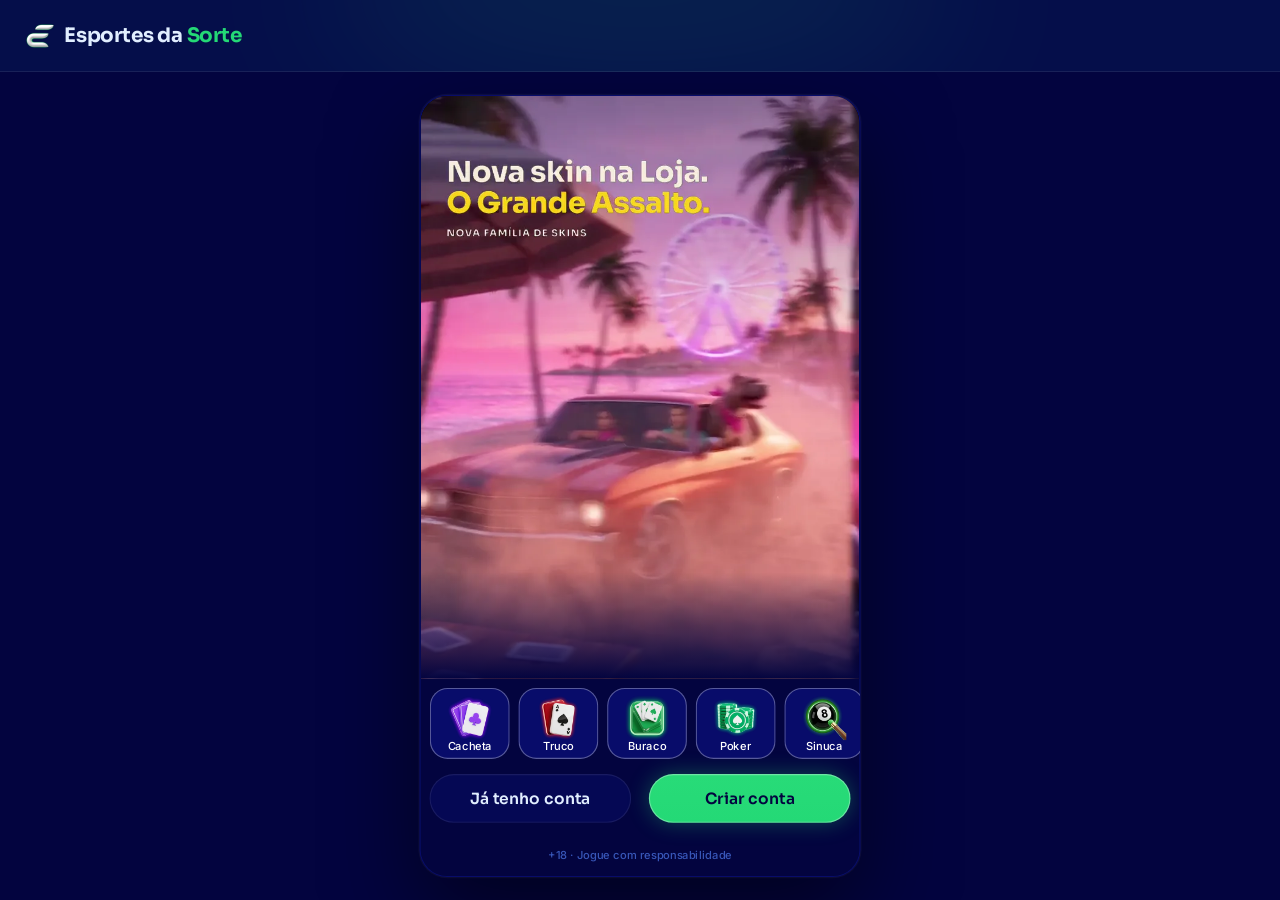
<file: index.html>
<!doctype html>
<html lang="pt-BR">
<head>
<meta charset="utf-8">
<meta name="viewport" content="width=device-width, initial-scale=1, viewport-fit=cover, user-scalable=no">
<meta name="robots" content="noindex, nofollow">
<meta name="theme-color" content="#141e2a">
<meta name="mobile-web-app-capable" content="yes">
<meta name="apple-mobile-web-app-capable" content="yes">
<meta name="apple-mobile-web-app-status-bar-style" content="black-translucent">
<title>Esportes da Sorte · protótipo</title>
<link rel="icon" href="assets/ui/logo_icon.webp">
<link rel="preconnect" href="https://fonts.googleapis.com">
<link rel="preconnect" href="https://fonts.gstatic.com" crossorigin>
<link rel="stylesheet" href="https://fonts.googleapis.com/css2?family=Inter:wght@400;500;600;700&family=Sora:wght@600;700;800&display=swap">
<link rel="stylesheet" href="css/tokens.css?v=esportesdasorte-11202254">
<link rel="stylesheet" href="css/ui.css?v=esportesdasorte-11202254">
<link rel="stylesheet" href="css/screens.css?v=esportesdasorte-11202254">
<link rel="stylesheet" href="css/game.css?v=esportesdasorte-11202254">
<link rel="stylesheet" href="css/desk.css?v=esportesdasorte-11202254">
</head>
<body>
<svg width="0" height="0" style="position:absolute" aria-hidden="true">
  <defs><clipPath id="hexclip" clipPathUnits="objectBoundingBox"><path id="hexpath" d=""/></clipPath></defs>
  <symbol id="s-E" viewBox="0 0 16 20"><path d="M8 0C5 4 0 7.5 0 11.5C0 14 2 16 4.5 16C5.7 16 6.8 15.5 7.5 14.7C7.3 16.6 6.5 18.3 5 20H11C9.5 18.3 8.7 16.6 8.5 14.7C9.2 15.5 10.3 16 11.5 16C14 16 16 14 16 11.5C16 7.5 11 4 8 0Z"/></symbol>
  <symbol id="s-C" viewBox="0 0 20 18.4"><path d="M10 18.35L8.55 17.03C3.4 12.36 0 9.28 0 5.5C0 2.420 2.42 0 5.5 0C7.24 0 8.91 0.81 10 2.09C11.09 0.81 12.76 0 14.5 0C17.58 0 20 2.42 20 5.5C20 9.28 16.6 12.36 11.45 17.04L10 18.35Z"/></symbol>
  <symbol id="s-O" viewBox="0 0 15 20"><path d="M7.5 0L15 10L7.5 20L0 10L7.5 0Z"/></symbol>
  <symbol id="s-P" viewBox="0 0 18 18.5"><path d="M9 0C11.3 0 13.2 1.9 13.2 4.2C13.2 5 13 5.7 12.6 6.3C13 6.2 13.4 6.1 13.8 6.1C16.1 6.1 18 8 18 10.3C18 12.6 16.1 14.5 13.8 14.5C12.5 14.5 11.3 13.9 10.5 12.9C10.7 14.9 11.6 16.8 13.1 18.5H4.9C6.4 16.8 7.3 14.9 7.5 12.9C6.7 13.9 5.5 14.5 4.2 14.5C1.9 14.5 0 12.6 0 10.3C0 8 1.9 6.1 4.2 6.1C4.6 6.1 5 6.2 5.4 6.3C5 5.7 4.8 5 4.8 4.2C4.8 1.9 6.7 0 9 0Z"/></symbol>
  <symbol id="i-copy" viewBox="0 0 448 512"><path d="M208 0H332.1c12.7 0 24.9 5.1 33.9 14.1l67.9 67.9c9 9 14.1 21.2 14.1 33.9V336c0 26.5-21.5 48-48 48H208c-26.5 0-48-21.5-48-48V48c0-26.5 21.5-48 48-48zM48 128h80v64H64V448H256V416h64v48c0 26.5-21.5 48-48 48H48c-26.5 0-48-21.5-48-48V176c0-26.5 21.5-48 48-48z"/></symbol>
  <symbol id="i-share" viewBox="0 0 448 512"><path d="M352 224c53 0 96-43 96-96s-43-96-96-96s-96 43-96 96c0 4 .2 8 .7 11.9l-94.1 47C145.4 170.2 121.9 160 96 160c-53 0-96 43-96 96s43 96 96 96c25.9 0 49.4-10.2 66.6-26.9l94.1 47c-.5 3.9-.7 7.8-.7 11.9c0 53 43 96 96 96s96-43 96-96s-43-96-96-96c-25.9 0-49.4 10.2-66.6 26.9l-94.1-47c.5-3.9 .7-7.8 .7-11.9s-.2-8-.7-11.9l94.1-47C302.6 213.8 326.1 224 352 224z"/></symbol>
  <symbol id="i-wa" viewBox="0 0 448 512"><path d="M380.9 97.1C339 55.1 283.2 32 223.9 32c-122.4 0-222 99.6-222 222 0 39.1 10.2 77.3 29.6 111L0 480l117.7-30.9c32.4 17.7 68.9 27 106.1 27h.1c122.3 0 224.1-99.6 224.1-222 0-59.3-25.2-115-67.1-157zm-157 341.6c-33.2 0-65.7-8.9-94-25.7l-6.7-4-69.8 18.3L72 359.2l-4.4-7c-18.5-29.4-28.2-63.3-28.2-98.2 0-101.7 82.8-184.5 184.6-184.5 49.3 0 95.6 19.2 130.4 54.1 34.8 34.9 56.2 81.2 56.1 130.5 0 101.8-84.9 184.6-186.6 184.6zm101.2-138.2c-5.5-2.8-32.8-16.2-37.9-18-5.1-1.9-8.8-2.8-12.5 2.8-3.7 5.6-14.3 18-17.6 21.8-3.2 3.7-6.5 4.2-12 1.4-32.6-16.3-54-29.1-75.5-66-5.7-9.8 5.7-9.1 16.3-30.3 1.8-3.7.9-6.9-.5-9.7-1.4-2.8-12.5-30.1-17.1-41.2-4.5-10.8-9.1-9.3-12.5-9.5-3.2-.2-6.9-.2-10.6-.2-3.7 0-9.7 1.4-14.8 6.9-5.1 5.6-19.4 19-19.4 46.3 0 27.3 19.9 53.7 22.6 57.4 2.8 3.7 39.1 59.7 94.8 83.8 35.2 15.2 49 16.5 66.6 13.9 10.7-1.6 32.8-13.4 37.4-26.4 4.6-13 4.6-24.1 3.2-26.4-1.3-2.5-5-3.9-10.5-6.6z"/></symbol>
  <symbol id="i-pen" viewBox="0 0 512 512"><path d="M362.7 19.3L314.3 67.7 444.3 197.7l48.4-48.4c25-25 25-65.5 0-90.5L453.3 19.3c-25-25-65.5-25-90.5 0zm-71 71L58.6 323.5c-10.4 10.4-18 23.3-22.2 37.4L1 481.2C-1.5 489.7 .8 498.8 7 505s15.3 8.5 23.7 6.1l120.3-35.4c14.1-4.2 27-11.8 37.4-22.2L421.7 220.3 291.7 90.3z"/></symbol>
  <symbol id="i-plus" viewBox="0 0 448 512"><path d="M256 80c0-17.7-14.3-32-32-32s-32 14.3-32 32v144H48c-17.7 0-32 14.3-32 32s14.3 32 32 32h144v144c0 17.7 14.3 32 32 32s32-14.3 32-32V288h144c17.7 0 32-14.3 32-32s-14.3-32-32-32H256V80z"/></symbol>
  <symbol id="i-chev-l" viewBox="0 0 320 512"><path d="M9.4 233.4c-12.5 12.5-12.5 32.8 0 45.3l192 192c12.5 12.5 32.8 12.5 45.3 0s12.5-32.8 0-45.3L77.3 256 246.6 86.6c12.5-12.5 12.5-32.8 0-45.3s-32.8-12.5-45.3 0l-192 192z"/></symbol>
  <symbol id="i-chev-r" viewBox="0 0 320 512"><path d="M310.6 233.4c12.5 12.5 12.5 32.8 0 45.3l-192 192c-12.5 12.5-32.8 12.5-45.3 0s-12.5-32.8 0-45.3L242.7 256 73.4 86.6c-12.5-12.5-12.5-32.8 0-45.3s32.8-12.5 45.3 0l192 192z"/></symbol>
  <symbol id="i-chev-l-light" viewBox="0 0 320 512"><path d="M20.7 267.3c-6.2-6.2-6.2-16.4 0-22.6l192-192c6.2-6.2 16.4-6.2 22.6 0s6.2 16.4 0 22.6L54.6 256 235.3 436.7c6.2 6.2 6.2 16.4 0 22.6s-16.4 6.2-22.6 0l-192-192z"/></symbol>
  <symbol id="i-chev-r-light" viewBox="0 0 320 512"><path d="M299.3 244.7c6.2 6.2 6.2 16.4 0 22.6l-192 192c-6.2 6.2-16.4 6.2-22.6 0s-6.2-16.4 0-22.6L265.4 256 84.7 75.3c-6.2-6.2-6.2-16.4 0-22.6s16.4-6.2 22.6 0l192 192z"/></symbol>
  <symbol id="i-x" viewBox="0 0 384 512"><path d="M324.5 411.1c6.2 6.2 16.4 6.2 22.6 0s6.2-16.4 0-22.6L214.6 256 347.1 123.5c6.2-6.2 6.2-16.4 0-22.6s-16.4-6.2-22.6 0L192 233.4 59.5 100.9c-6.2-6.2-16.4-6.2-22.6 0s-6.2 16.4 0 22.6L169.4 256 36.9 388.5c-6.2 6.2-6.2 16.4 0 22.6s16.4 6.2 22.6 0L192 278.6 324.5 411.1z"/></symbol>
  <symbol id="i-search" viewBox="0 0 512 512"><path d="M384 208A176 176 0 1 0 32 208a176 176 0 1 0 352 0zM343.3 366C307 397.2 259.7 416 208 416C93.1 416 0 322.9 0 208S93.1 0 208 0S416 93.1 416 208c0 51.7-18.8 99-50 135.3L507.3 484.7c6.2 6.2 6.2 16.4 0 22.6s-16.4 6.2-22.6 0L343.3 366z"/></symbol>
  <symbol id="i-check" viewBox="0 0 512 512"><path d="M256 512A256 256 0 1 0 256 0a256 256 0 1 0 0 512zM369 209L241 337c-9.4 9.4-24.6 9.4-33.9 0l-64-64c-9.4-9.4-9.4-24.6 0-33.9s24.6-9.4 33.9 0l47 47L335 175c9.4-9.4 24.6-9.4 33.9 0s9.4 24.6 0 33.9z"/></symbol>
  <symbol id="i-eye" viewBox="0 0 576 512"><path d="M288 32c-80.8 0-145.5 36.8-192.6 80.6C48.6 156 17.3 208 2.5 243.7c-3.3 7.9-3.3 16.7 0 24.6C17.3 304 48.6 356 95.4 399.4C142.5 443.2 207.2 480 288 480s145.5-36.8 192.6-80.6c46.8-43.5 78.1-95.4 93-131.1c3.3-7.9 3.3-16.7 0-24.6c-14.9-35.7-46.2-87.7-93-131.1C433.5 68.8 368.8 32 288 32zM144 256a144 144 0 1 1 288 0 144 144 0 1 1 -288 0zm144-64c0 35.3-28.7 64-64 64c-7.1 0-13.9-1.2-20.3-3.3c-5.5-1.8-11.9 1.6-11.7 7.4c.3 6.9 1.3 13.8 3.2 20.7c13.7 51.2 66.4 81.6 117.6 67.9s81.6-66.4 67.9-117.6c-11.1-41.5-47.8-69.4-88.6-71.1c-5.8-.2-9.2 6.1-7.4 11.7c2.1 6.4 3.3 13.2 3.3 20.3z"/></symbol>
  <symbol id="i-send" viewBox="0 0 512 512"><path d="M498.1 5.6c10.1 7 15.4 19.1 13.5 31.2l-64 416c-1.5 9.7-7.4 18.2-16 23s-18.9 5.4-28 1.6L284 427.7l-68.5 74.1c-8.9 9.7-22.9 12.9-35.2 8.1S160 493.2 160 480V396.4c0-4 1.5-7.8 4.2-10.7L331.8 202.8c5.8-6.3 5.6-16-.4-22s-15.7-6.4-22-.7L106 360.8 17.7 316.6C7.1 311.3 .3 300.7 0 288.9s5.9-22.8 16.1-28.7l448-256c10.7-6.1 23.9-5.5 34 1.4z"/></symbol>
  <symbol id="i-star" viewBox="0 0 576 512"><path d="M316.9 18C311.6 7 300.4 0 288.1 0s-23.4 7-28.8 18L195 150.3 51.4 171.5c-12 1.8-22 10.2-25.7 21.7s-.7 24.2 7.9 32.7L137.8 329 113.2 474.7c-2 12 3 24.2 12.9 31.3s23 8 33.8 2.3l128.3-68.5 128.3 68.5c10.8 5.7 23.9 4.9 33.8-2.3s14.9-19.3 12.9-31.3L438.5 329 542.7 225.9c8.6-8.5 11.7-21.2 7.9-32.7s-13.7-19.9-25.7-21.7L381.2 150.3 316.9 18z"/></symbol>
  <symbol id="i-star-o" viewBox="0 0 576 512"><path d="M287.9 0c9.2 0 17.6 5.2 21.6 13.5l68.6 141.3 153.2 22.6c9 1.3 16.5 7.6 19.3 16.3s.5 18.1-5.9 24.5L433.6 328.4l26.2 155.6c1.5 9-2.2 18.1-9.7 23.5s-17.3 6-25.3 1.7l-137-73.2L151 509.1c-8.1 4.3-17.9 3.7-25.3-1.7s-11.2-14.5-9.7-23.5l26.2-155.6L31.1 218.2c-6.5-6.4-8.7-15.9-5.9-24.5s10.3-14.9 19.3-16.3l153.2-22.6L266.3 13.5C270.4 5.2 278.7 0 287.9 0zm0 79L235.4 187.2c-3.5 7.1-10.2 12.1-18.1 13.3L99 217.9 184.9 303c5.5 5.5 8.1 13.3 6.8 21L171.4 443.7l105.2-56.2c7.1-3.8 15.6-3.7 22.6 0l105.2 56.2L384.2 324.1c-1.3-7.7 1.2-15.5 6.8-21l85.9-85.1L358.6 200.5c-7.8-1.2-14.6-6.1-18.1-13.3L287.9 79z"/></symbol>
</svg>

<!-- desktop (js/desk.js): header largo, menu e chat ao vivo em volta da coluna 9:16 -->
<header class="dkh" id="dkh"></header>
<aside class="dkl" id="dkl" aria-label="Menu"></aside>
<aside class="dkr" id="dkr" aria-label="Chat ao vivo"></aside>

<div class="stage-wrap"><div class="phone" id="phone">
  <div class="status" aria-hidden="true"><span>9:41</span><span class="island"></span>
    <span class="icons"><svg width="18" height="12" viewBox="0 0 18 12" fill="#fff"><rect x="0" y="8" width="3" height="4" rx="1"/><rect x="5" y="5.5" width="3" height="6.5" rx="1"/><rect x="10" y="3" width="3" height="9" rx="1"/><rect x="15" y="0" width="3" height="12" rx="1"/></svg><svg width="16" height="12" viewBox="0 0 16 12" fill="#fff"><path d="M8 2.2c2.3 0 4.4.9 6 2.4l1.1-1.1A10 10 0 0 0 8 .6 10 10 0 0 0 .9 3.5L2 4.6a8.4 8.4 0 0 1 6-2.4zm0 3.3c1.4 0 2.7.5 3.7 1.4l1.1-1.1A7 7 0 0 0 8 3.9a7 7 0 0 0-4.8 1.9l1.1 1.1c1-.9 2.3-1.4 3.7-1.4zm0 3.3c.6 0 1.1.2 1.5.6L8 11 6.5 9.4c.4-.4.9-.6 1.5-.6z"/></svg><svg width="27" height="13" viewBox="0 0 27 13" fill="none"><rect x=".5" y=".5" width="23" height="12" rx="3.5" stroke="#fff" opacity=".4"/><rect x="2" y="2" width="20" height="9" rx="2" fill="#fff"/><rect x="25" y="4.5" width="1.6" height="4" rx=".8" fill="#fff" opacity=".4"/></svg></span>
  </div>
  <div class="app" id="app">
    <!-- telas do app (renderizadas pelo js/screens.js) -->
    <section class="scr" id="view"></section>

    <!-- tela de jogo: os motores (js/games.js) desenham dentro dela -->
    <section class="scr game-scr" id="scr-game" hidden>
      <header class="hud" id="hud"></header>
      <div class="jogo" id="jogo"><div class="board" id="board"></div></div>
      <nav class="mnav" id="mnav">
        <button data-g="voltar"><span class="back"><svg><use href="#i-chev-l-light"/></svg></span><span>Voltar</span></button>
        <button data-g="chat"><img class="ic" src="assets/icons/chat.webp" alt=""><span>Chat</span></button>
        <button data-g="mesa"><img class="ic" src="assets/icons/friends.webp" alt=""><span>Mesa</span></button>
        <button data-g="voz"><img class="ic" id="micIco" src="assets/icons/microphone-off.webp" alt=""><span>Voz</span></button>
        <button data-g="ajustes"><img class="ic" src="assets/icons/gear.webp" alt=""><span>Ajustes</span></button>
      </nav>
    </section>

    <div class="toast" id="toast"><span class="hint-pill" id="toastTxt"></span></div>
    <div id="sheet"></div>
    <div id="overlay"></div>
  </div>
</div></div>

<script src="js/core.js?v=esportesdasorte-11202254"></script>
<script src="js/ui.js?v=esportesdasorte-11202254"></script>
<script src="js/screens.js?v=esportesdasorte-11202254"></script>
<script src="js/loja.js?v=esportesdasorte-11202254"></script>
<script src="js/social.js?v=esportesdasorte-11202254"></script>
<script src="js/torneios.js?v=esportesdasorte-11202254"></script>
<script src="js/sala.js?v=esportesdasorte-11202254"></script>
<script src="js/games.js?v=esportesdasorte-11202254"></script>
<script src="js/sinuca.js?v=esportesdasorte-11202254"></script>
<script src="js/desk.js?v=esportesdasorte-11202254"></script>
<script src="js/boot.js?v=esportesdasorte-11202254"></script>
</body>
</html>
</file>
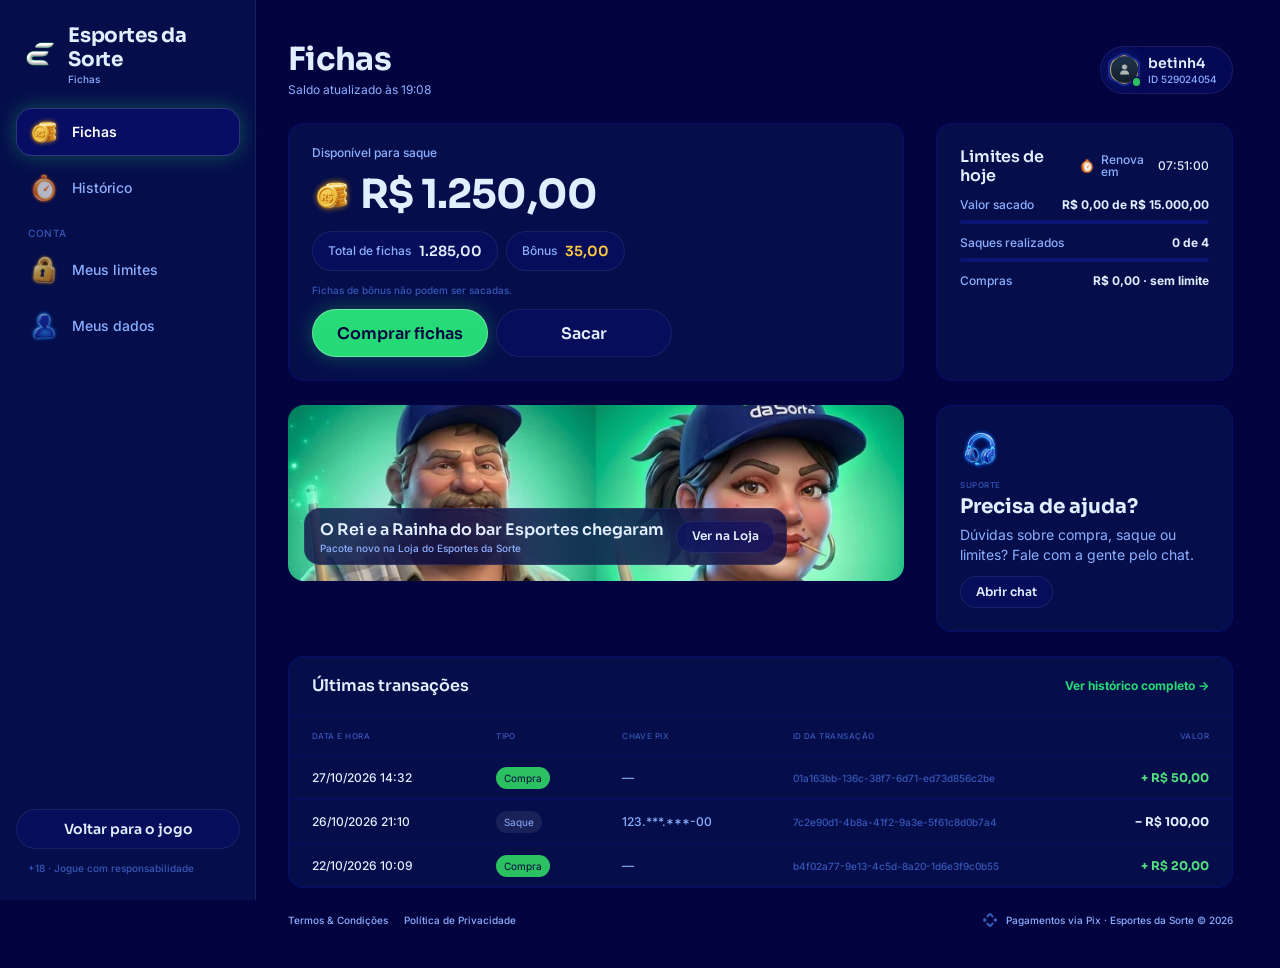
<file: fichas/index.html>
<!doctype html>
<html lang="pt-BR">
<head>
<meta charset="utf-8">
<meta name="viewport" content="width=device-width, initial-scale=1, viewport-fit=cover">
<meta name="robots" content="noindex, nofollow">
<meta name="theme-color" content="#03043f">
<title>Fichas · Esportes da Sorte</title>
<link rel="icon" href="../assets/ui/logo_icon.webp">
<link rel="preconnect" href="https://fonts.googleapis.com">
<link rel="preconnect" href="https://fonts.gstatic.com" crossorigin>
<link rel="stylesheet" href="https://fonts.googleapis.com/css2?family=Inter:wght@400;500;600;700&family=Sora:wght@600;700;800&display=swap">
<link rel="stylesheet" href="../css/tokens.css?v=20261119a">
<link rel="stylesheet" href="../css/ui.css?v=20261119a">
<link rel="stylesheet" href="fichas.css?v=20261119a">
</head>
<body>
<svg width="0" height="0" style="position:absolute" aria-hidden="true">
  <defs><clipPath id="hexclip" clipPathUnits="objectBoundingBox"><path id="hexpath" d=""/></clipPath></defs>
  <symbol id="i-chev-l-light" viewBox="0 0 320 512"><path d="M20.7 267.3c-6.2-6.2-6.2-16.4 0-22.6l192-192c6.2-6.2 16.4-6.2 22.6 0s6.2 16.4 0 22.6L54.6 256 235.3 436.7c6.2 6.2 6.2 16.4 0 22.6s-16.4 6.2-22.6 0l-192-192z"/></symbol>
  <symbol id="i-x" viewBox="0 0 384 512"><path d="M324.5 411.1c6.2 6.2 16.4 6.2 22.6 0s6.2-16.4 0-22.6L214.6 256 347.1 123.5c6.2-6.2 6.2-16.4 0-22.6s-16.4-6.2-22.6 0L192 233.4 59.5 100.9c-6.2-6.2-16.4-6.2-22.6 0s-6.2 16.4 0 22.6L169.4 256 36.9 388.5c-6.2 6.2-6.2 16.4 0 22.6s16.4 6.2 22.6 0L192 278.6 324.5 411.1z"/></symbol>
  <symbol id="i-check" viewBox="0 0 448 512"><path d="M438.6 105.4c12.5 12.5 12.5 32.8 0 45.3l-256 256c-12.5 12.5-32.8 12.5-45.3 0l-128-128c-12.5-12.5-12.5-32.8 0-45.3s32.8-12.5 45.3 0L160 338.7 393.4 105.4c12.5-12.5 32.8-12.5 45.3 0z"/></symbol>
  <symbol id="i-copy" viewBox="0 0 448 512"><path d="M208 0H332.1c12.7 0 24.9 5.1 33.9 14.1l67.9 67.9c9 9 14.1 21.2 14.1 33.9V336c0 26.5-21.5 48-48 48H208c-26.5 0-48-21.5-48-48V48c0-26.5 21.5-48 48-48zM48 128h80v64H64V448H256V416h64v48c0 26.5-21.5 48-48 48H48c-26.5 0-48-21.5-48-48V176c0-26.5 21.5-48 48-48z"/></symbol>
  <symbol id="i-pix" viewBox="0 0 24 24"><path d="M6.1 6.3 10.1 2.3a2.7 2.7 0 0 1 3.8 0l4 4-2.3 2.3-2.9-2.9a1 1 0 0 0-1.4 0L8.4 8.6 6.1 6.3zm11.8 11.4-4 4a2.7 2.7 0 0 1-3.8 0l-4-4 2.3-2.3 2.9 2.9a1 1 0 0 0 1.4 0l2.9-2.9 2.3 2.3zM2.3 10.1l1.6-1.6L7.4 12l-3.5 3.5-1.6-1.6a2.7 2.7 0 0 1 0-3.8zm19.4 0a2.7 2.7 0 0 1 0 3.8l-1.6 1.6-3.5-3.5 3.5-3.5 1.6 1.6z"/></symbol>
</svg>

<div class="fx">
  <aside class="side" id="side" aria-label="Menu"></aside>
  <div class="main">
    <header class="mtop" id="mtop"></header>
    <main class="page" id="page"></main>
    <footer class="foot" id="foot"></footer>
  </div>
</div>
<div class="veil" id="veil" hidden><section class="drawer" id="drawer" role="dialog" aria-modal="true"></section></div>
<div class="toast" id="toast"><span class="hint-pill" id="toastTxt"></span></div>

<script src="fichas.js?v=20261119a"></script>
</body>
</html>
</file>
<file: css/tokens.css>
/* Esportes da Sorte · tokens do DS EstrelaGames (Rjx31bgpOt4m1U8DVKyWtd · modo Esportes da Sorte), valores resolvidos 1:1 */
:root{
  color-scheme: dark;
  /* background */
  --bg-default:#03043f; --bg-subtle:#050e4a; --bg-strong:#080c6a; --bg-raised:#0b1576; --bg-inset:#010101; --bg-highlight:#ffffff14; --bg-chrome:#050e4a; --bg-divider:#0b1576; --bg-band:#00000052;
  --bga-default-50:#03043f80; --bga-default-75:#03043fbf; --bga-subtle-50:#050e4a80; --bga-subtle-75:#050e4abf;
  --bga-strong-25:#080c6a40; --bga-strong-50:#080c6a80; --bga-strong-75:#080c6abf;
  --bga-secondary-16:#24d97629; --bga-secondary-32:#24d97652; --bga-accent-12:#ffc8411f;
  /* border */
  --border-muted:#ffffff14; --border-default:#080c6a; --border-strong:#162b8a; --border-focus:#28db78;
  --border-hl-top:#ffffff29; --border-gold-top:#aef3c0e5; --border-gold-bottom:#28db785c;
  /* text */
  --text-default:#e1eeff; --text-muted:#8cafff; --text-link:#24d976; --text-subtle:#3857b9; --text-disabled:#223b9b;
  --text-brand:#24d976; --text-success:#52de7e; --text-error:#ff6b6e; --text-prize:#ffc841;
  --text-on-color:#ffffff; --text-on-color-muted:#ffffffd9; --text-on-color-subtle:#ffffffb2; --text-on-light:#03043f;
  /* system */
  --sys-info:#3be682; --sys-success:#2cc160; --sys-success-strong:#8cf0a9; --sys-warning:#ffbe2e; --sys-error:#ef4452;
  --sysa-success-25:#2cc16040; --sysa-error-25:#ef445240; --sysa-info-25:#3b74f540;
  --notification-error:#ef4452;
  /* effects */
  --hl-subtle:#ffffff29; --hl:#ffffff52; --hl-strong:#ffffff7a;
  --shadow-faint:#0000001f; --shadow-subtle:#0000003d; --shadow:#00000066; --shadow-strong:#00000080;
  --glow-info:#28db7852; --glow-accent:#ffbe2e52; --glow-success:#52de7ea3; --glow-gold:#24d97652; --glow-blue:#24d976; --glow-red:#ff6b6e;
  /* surfaces */
  --surface-card-top:#050e4a; --surface-card-bottom:#03043f; --surface-elevated-top:#0b1576; --surface-elevated-bottom:#050e4a;
  /* buttons */
  --btn-primary-top:#28db78; --btn-primary-bg:#2b7d4a; --btn-secondary-border:#3be682;
  --btn-disabled-top:#0b1576; --btn-disabled-bg:#0b1576; --btn-disabled-text:#223b9b;
  /* tabs */
  --tab-default-text:#8cafff; --tab-container:#080c6a; --input-border:#080c6a;
  --tab-padrao:#28db78; --tab-padrao-tint:#28db783d; --tab-rosa:#e93d82; --tab-rosa-tint:#e93d823d;
  /* games */
  --game-truco:#e5484d; --game-paulista:#3b74f5; --game-cacheta:#8752f2; --game-tranca:#2cc160; --game-buraco:#1f9a4a;
  --game-poker:#0fa968; --game-sinuca:#2fa35a; --game-todos:#3be682; --game-domino:#14b8a6; --game-dama:#f76b15; --game-xadrez:#5b6cff;
  --game-paulista-tint:#3b74f53d; --game-truco-tint:#e5484d3d; --game-cacheta-tint:#8752f23d; --game-buraco-tint:#1f9a4a3d; --game-poker-tint:#0fa9683d; --game-sinuca-tint:#2fa35a3d;
  /* crew */
  --crew-engenheiro:#4fb3ff; --crew-comandante:#f5c542; --crew-piloto:#ff5a36; --crew-navegador:#e86bff; --crew-explorador:#4dffb8;
  --crew-bar:#ff9f43; --crew-reis:#34d399; --crew-nobru:#3d8bff; --crew-inhui:#ff4fb0;
  /* famílias da página Skins (mesma cor da chamada do Truco) */
  --crew-laje:#ff7f50; --crew-portaria:#3ddc84; --crew-live:#b45cff; --crew-feira:#ffa62b; --crew-navalha:#ff4fb0; --crew-varzea:#5be37d; --crew-oficina:#3db8ff; --crew-posto:#ff3b4a; --crew-fliper:#a45cff; --crew-grau:#4fa3ff; --crew-palpite:#f2b233; --crew-assalto:#ff4fa3;
  /* stake / table */
  --stake-padrao-top:#1f5833; --stake-padrao-bottom:#132d1b; --stake-iniciante-top:#1f9a4a; --stake-iniciante-bottom:#1f502c;
  --table-card-top:#1f5a4a; --table-card-bottom:#0f2e2a; --table-stake:#ffc841;
  --plus-bg:#52de7e; --plus-icon:#03043f;
  --btn-success-top:#52de7e; --btn-success-bg:#1f9a4a; /* DS button-glass ☰ Type=Success (Comprar) */
  /* cards */
  --card-face:#ffffff; --card-border:#9ea2a4; --suit-red:#c72c3d; --suit-black:#141922; --back-top:#26693e; --back-bottom:#113c21;
  /* seat timer */
  --seat-timer-track:#ffffff1f; --seat-timer:#3be682;
  /* type */
  --f-display:"Sora", "Inter", system-ui, sans-serif;
  --f-ui:"Inter", system-ui, -apple-system, sans-serif;
  --f-call:"Industry", "Sora", sans-serif;
  /* marca · Esportes da Sorte (sobrescreve) */
  --back-top:#162b8a; --back-bottom:#050e4a; --btn-primary-text:#03043f; --btn-primary-bg:#24d976; --crew-nobru:#3BE682; --crew-inhui:#3BE682; --crew-rainhaeds:#24D976;
}
/* estilos de texto do DS */
.t-d3xl{font:700 64px/1.2 var(--f-display);letter-spacing:-.02em}
.t-d2xl{font:700 48px/1.2 var(--f-display);letter-spacing:-.02em}
.t-dxl{font:700 40px/1.2 var(--f-display);letter-spacing:-.02em}
.t-dl{font:700 32px/1.2 var(--f-display);letter-spacing:-.02em}
.t-dm{font:700 24px/1.2 var(--f-display);letter-spacing:-.01em}
.t-ds{font:700 20px/1.2 var(--f-display);letter-spacing:-.01em}
.t-dxs{font:600 16px/1.2 var(--f-display)}
.t-d2xs{font:600 14px/1.2 var(--f-display)}
.t-d3xs{font:600 12px/1.2 var(--f-display)}
.t-hm{font:700 20px/1.2 var(--f-ui)}
.t-ll{font:500 16px/1 var(--f-ui)} .t-lm{font:500 14px/1 var(--f-ui)} .t-ls{font:500 12px/1 var(--f-ui)} .t-lxs{font:500 10px/1 var(--f-ui)} .t-l2xs{font:500 8px/1 var(--f-ui)}
.t-link{font:700 12px/1.5 var(--f-ui)}
.t-p2xl{font:400 20px/1.5 var(--f-ui)} .t-pm{font:400 14px/1.5 var(--f-ui)} .t-ps{font:400 12px/1.5 var(--f-ui)}
</file>
<file: css/ui.css>
/* EstrelaGames · base + componentes do DS (Apple Gamer Style · Glass). Medidas 1:1 com o Figma (frame 375). */
*{box-sizing:border-box}
html,body{height:100%;margin:0}
body{background:#05080c;color:var(--text-default);font-family:var(--f-ui);-webkit-font-smoothing:antialiased;overflow:hidden;-webkit-text-size-adjust:100%}
button{font:inherit;color:inherit;border:0;background:none;padding:0;margin:0;cursor:pointer;-webkit-tap-highlight-color:transparent;text-align:inherit}
button:focus-visible,[role="button"]:focus-visible{outline:2px solid var(--border-focus);outline-offset:2px}
/* cards clicáveis são div[role=button]: o WebKit (iPhone) não estica os filhos de um <button> com flex */
[role="button"]{cursor:pointer;-webkit-tap-highlight-color:transparent;-webkit-user-select:none;user-select:none;outline:0}
input{font:inherit;color:inherit;border:0;background:none;outline:0;padding:0;margin:0;min-width:0}
img,video{display:block;max-width:100%;user-select:none;-webkit-user-drag:none}
video::-webkit-media-controls,video::-webkit-media-controls-start-playback-button,video::-webkit-media-controls-overlay-play-button{display:none!important;-webkit-appearance:none} /* sem botão de play: os vídeos são fundo */
svg{display:block}
[hidden]{display:none!important}
.ic{flex:none;object-fit:contain;pointer-events:none}

/* ---------- aparelho ---------- */
.stage-wrap{position:fixed;inset:0;display:flex;align-items:center;justify-content:center}
.phone{position:relative;width:375px;height:812px;background:var(--bg-subtle);overflow:hidden;border-radius:48px;box-shadow:0 0 0 10px #0c1016,0 0 0 11px #2a3340,0 40px 80px rgba(0,0,0,.6);transform-origin:center;display:flex;flex-direction:column}
.status{position:relative;flex:none;height:44px;display:flex;align-items:center;justify-content:space-between;padding:0 26px 0 32px;font:600 15px/1 var(--f-ui);background:var(--bg-subtle);z-index:60;pointer-events:none}
.status .island{position:absolute;left:50%;top:10px;width:118px;height:32px;margin-left:-59px;border-radius:20px;background:#000}
.status .icons{display:flex;gap:6px;align-items:center}
.app{position:relative;flex:1;min-height:0;overflow:hidden}
@media (max-width:520px){
  .phone{width:100vw;height:100vh;height:100dvh;border-radius:0;box-shadow:none;transform:none!important}
  .status{display:none}
  .app{padding-top:env(safe-area-inset-top,0px)}
}
.scr{position:absolute;inset:0;display:flex;flex-direction:column;background:var(--bg-subtle);overflow:hidden}
.app>.scr{top:env(safe-area-inset-top,0px)}
@media (min-width:521px){.app>.scr{top:0}}
.scroll{flex:1;min-height:0;overflow-y:auto;overflow-x:hidden;-webkit-overflow-scrolling:touch;scrollbar-width:none;overscroll-behavior:contain}
.scroll::-webkit-scrollbar,.hscroll::-webkit-scrollbar{display:none}
/* linha com rolagem lateral: sem clip, sangra até a borda da tela (regra Oct 26) */
.hscroll{display:flex;overflow-x:auto;overflow-y:visible;scrollbar-width:none;margin:0 -8px;padding:0 8px;scroll-padding:0 8px;-webkit-overflow-scrolling:touch}

/* ---------- ícones 3D ---------- */
.i16{width:16px;height:16px}.i20{width:20px;height:20px}.i24{width:24px;height:24px}.i28{width:28px;height:28px}.i32{width:32px;height:32px}.i36{width:36px;height:36px}.i40{width:40px;height:40px}.i48{width:48px;height:48px}

/* ---------- header-game (Mobile · Glass) ---------- */
.hdr{position:relative;flex:none;height:64px;display:flex;align-items:center;gap:4px;padding:8px 12px;background:var(--bg-subtle);overflow:hidden;z-index:20}
.hdr::before{content:"";position:absolute;left:48px;top:-70px;width:280px;height:140px;border-radius:50%;background:var(--glow-blue);filter:blur(60px);opacity:.15;pointer-events:none}
.hdr .side{position:relative;flex:1;min-width:0;display:flex;align-items:center;gap:4px}
.hdr .logo{width:24px;height:36px;display:grid;place-items:center;flex:none}
.hdr .logo img{width:25px;height:24px}
.cpill{flex:1;min-width:0;height:34px;display:flex;align-items:center;gap:2px;padding:4px;border-radius:999px;background:linear-gradient(90deg,#52de7e1a,#080c6a06),var(--bga-strong-50);box-shadow:inset 0 0 0 1px var(--border-muted);overflow:hidden}
.cpill.bonus{padding:4px 8px 4px 4px;background:linear-gradient(90deg,#080c6a06,#ffc8411a),var(--bga-strong-50)}
.cpill .ic{width:24px;height:24px}
.cpill .t{flex:1;min-width:0;display:flex;flex-direction:column;gap:2px;text-align:left}
.cpill .t small{font:500 8px/1 var(--f-ui);color:var(--text-muted)}
.cpill .t b{font:700 12px/10px var(--f-ui);color:var(--text-default);white-space:nowrap;overflow:hidden;text-overflow:ellipsis}
.cpill.bonus .t b{color:var(--text-prize)}
.cpill .plus{width:20px;height:20px;border-radius:10px;background:var(--plus-bg);display:grid;place-items:center;flex:none}
.cpill .plus svg{width:12px;height:12px;fill:var(--plus-icon)}
/* saldo com seta: abre o dropdown (DS header-game ◉ Expanded) */
.cpill .chev{width:20px;height:20px;display:grid;place-items:center;flex:none}
.cpill .chev svg{width:10px;height:10px;fill:var(--text-muted);transform:rotate(90deg);transition:transform .2s}
.cpill.open{box-shadow:inset 0 0 0 1px var(--border-strong)} .cpill.open .chev svg{transform:rotate(-90deg)}
.hdr .hbuy{flex:1;min-width:0}
/* dropdown do saldo (DS balance-panel) · celular: preso embaixo do header */
.baldrop{position:absolute;left:0;right:0;top:64px;bottom:0;z-index:45;background:var(--bga-default-75);animation:fade .15s both}
.balp{display:flex;flex-direction:column;gap:16px;max-height:100%;overflow:auto;padding:16px 16px 24px;background:var(--bg-subtle);border-radius:0 0 24px 24px;box-shadow:inset 0 -1px 0 var(--hl-subtle),0 16px 40px rgba(0,0,0,.4);animation:balIn .22s cubic-bezier(.2,.8,.2,1) both}
@keyframes balIn{from{transform:translateY(-12px);opacity:0}}
.balp .top{display:flex;justify-content:space-between;align-items:center}
.balp .top small{font:500 12px/1.2 var(--f-ui);color:var(--text-muted)}
.balp .tv{display:flex;align-items:center;gap:4px}
.balp .eye,.balp .x{display:grid;place-items:center;width:28px;height:28px}
.balp .eye svg{width:20px;height:20px;fill:var(--text-muted)}
.balp .x svg{width:12px;height:12px;fill:var(--text-muted);transform:rotate(-90deg)}
.balp .rows{display:flex;flex-direction:column;gap:12px}
.balp .kv{display:flex;justify-content:space-between;gap:12px;font:400 14px/1.4 var(--f-ui);color:var(--text-muted)}
.balp .kv b{font-weight:400;color:var(--text-default);font-variant-numeric:tabular-nums;text-align:right}
.balp hr{border:0;height:1px;background:var(--border-muted);margin:0}
.balp .acts{display:flex;gap:12px} .balp .acts .btn{flex:1}
/* Bônus Fidelidade (DS _loyalty-bonus): Resgatar quando tem valor · Juntando com a seta que abre as regras */
.fid{display:flex;flex-direction:column;gap:12px;padding:8px 12px 8px 8px;border-radius:24px;background:var(--bga-strong-50);box-shadow:inset 0 0 0 1px var(--border-muted)}
.fid.ready{flex-direction:row;align-items:center;gap:8px}
.fid .ic{width:28px;height:28px;flex:none}
.fid .t{flex:1;min-width:0;display:flex;flex-direction:column;gap:2px;text-align:left}
.fid .t b{font:400 14px/1.3 var(--f-ui);color:var(--text-default)}
.fid .t small{font:500 10px/1.2 var(--f-ui);color:var(--text-muted)}
.fid .v{font:400 14px/1 var(--f-ui);font-variant-numeric:tabular-nums}
.fid .row{display:flex;align-items:center;gap:8px;width:100%}
.fid .chev{width:20px;height:20px;display:grid;place-items:center;flex:none}
.fid .chev svg{width:10px;height:10px;fill:var(--text-muted);transform:rotate(90deg);transition:transform .2s}
.fid.open{border-radius:16px;padding:8px 12px 12px 8px} .fid.open .chev svg{transform:rotate(-90deg)}
.fid .more{display:flex;flex-direction:column;gap:12px}
.fid .wk{display:flex;flex-direction:column;gap:4px;padding:12px;border-radius:12px;background:var(--bga-default-50);box-shadow:inset 0 0 0 1px var(--border-muted)}
.fid .wk small{font:500 12px/1.2 var(--f-ui);color:var(--text-muted)}
.fid .wk b{font:700 20px/1.2 var(--f-display);color:var(--text-prize);font-variant-numeric:tabular-nums}
.fid p{margin:0;font:400 12px/1.5 var(--f-ui);color:var(--text-muted)}
.fid .kv{font-size:12px}
.hbell{position:relative;width:36px;height:36px;border-radius:18px;background:var(--bga-strong-50);box-shadow:inset 0 0 0 1px var(--border-muted);display:grid;place-items:center;flex:none}
.hbell .ic{width:28px;height:28px}
.hbell i{position:absolute;left:28px;top:0;width:8px;height:8px;border-radius:50%;background:var(--notification-error)}
.hbell i[hidden]{display:none}

/* ---------- header-avatar (hexágono com borda da tripulação) ---------- */
.hav{position:relative;display:inline-block;flex:none;width:var(--w,44px);height:var(--h,48px)}
.hav .gl{position:absolute;left:-4.5%;top:0;width:109%;aspect-ratio:1;border-radius:50%;background:var(--cc);filter:blur(calc(var(--w,44px) * .16));opacity:.45;pointer-events:none}
.hav .hx{position:absolute;inset:0;-webkit-clip-path:url(#hexclip);clip-path:url(#hexclip);background:var(--cc)}
.hav .hx img{position:absolute;inset:2px;width:calc(100% - 4px);height:calc(100% - 4px);object-fit:cover;object-position:center top;-webkit-clip-path:url(#hexclip);clip-path:url(#hexclip);background:var(--bg-raised)}
.hav .on{position:absolute;left:77%;top:75%;width:23%;aspect-ratio:1;border-radius:50%;background:var(--sys-success);box-shadow:0 0 0 1.5px var(--bg-subtle)}
.hav.xs{--w:24px;--h:26px}.hav.s{--w:32px;--h:35px}.hav.m{--w:44px;--h:48px}.hav.l{--w:56px;--h:60px}
.hav.xs .hx img,.hav.s .hx img{inset:1.5px;width:calc(100% - 3px);height:calc(100% - 3px)}
.hav.empty{height:var(--w)}
.hav.empty .av0{position:absolute;inset:4.5%;width:91%;height:91%}
.hav.empty .add{position:absolute;left:63.6%;top:63.6%;width:27.3%;height:27.3%;border-radius:50%;background:var(--plus-bg);box-shadow:0 0 0 1.2px var(--bg-subtle);display:grid;place-items:center}
.hav.empty .add svg{width:58%;height:58%;fill:var(--plus-icon)}

/* ---------- avatar circular (avatar-estrela-games) ---------- */
.av{position:relative;display:inline-block;vertical-align:middle;flex:none;width:var(--s,48px);height:var(--s,48px);border-radius:50%;background:linear-gradient(180deg,var(--surface-elevated-top),var(--surface-elevated-bottom));box-shadow:inset 0 0 0 var(--bw,2px) #ffffff29}
.av img{position:absolute;inset:var(--bw,2px);width:calc(100% - 2*var(--bw,2px));height:calc(100% - 2*var(--bw,2px));border-radius:50%;object-fit:cover;object-position:center top}
.av.s{--s:32px;--bw:1px}.av.m{--s:48px;--bw:2px}.av.l{--s:80px;--bw:3px}.av.xl{--s:120px;--bw:4px}
.av .lvl{position:absolute;left:50%;bottom:-4px;transform:translateX(-50%);padding:1px 6px;border-radius:999px;background:var(--bg-raised);box-shadow:0 0 0 2px var(--bg-default);font:600 12px/14px var(--f-display);white-space:nowrap}
.av.empty .ph{position:absolute;inset:25%;width:50%;height:50%;fill:#ffffff52}
.av .addb{position:absolute;left:63.3%;top:63.3%;width:36.7%;height:36.7%;border-radius:50%;background:var(--plus-bg);display:grid;place-items:center;box-shadow:0 0 0 3px var(--bg-subtle)}
.av .addb svg{width:50%;height:50%;fill:#fff}

/* ---------- navbar-glass ---------- */
.nav{position:absolute;left:16px;right:16px;bottom:calc(12px + env(safe-area-inset-bottom,0px));height:64px;display:flex;align-items:stretch;padding:4px;border-radius:24px;background:var(--bga-strong-75);box-shadow:inset 0 0 0 1px var(--border-muted);-webkit-backdrop-filter:blur(24px);backdrop-filter:blur(24px);z-index:30}
.nav>button{position:relative;flex:1;min-width:0;display:flex;flex-direction:column;align-items:center;justify-content:center;border-radius:20px}
.nav>button .ic{width:32px;height:32px;opacity:.75}
.nav>button>span{font:500 10px/1 var(--f-ui);color:var(--text-subtle);white-space:nowrap}
.nav>button.on{flex:none;width:104px;justify-content:flex-end;gap:2px;padding-bottom:6px;background:var(--bga-secondary-16);box-shadow:inset 0 0 0 1px var(--hl-subtle),0 0 20px var(--glow-info)}
.nav>button.on .ic{position:absolute;left:28px;top:-14px;width:48px;height:48px;opacity:1}
.nav>button.on .lr{width:100%;display:flex;align-items:center;justify-content:space-between;padding:0 8px}
.nav>button.on .lr span{font:500 10px/1 var(--f-ui);color:var(--text-on-color)}
.nav .lr i{width:16px;height:16px;display:grid;place-items:center}
.nav .lr svg{width:10px;height:16px;fill:var(--text-on-color)}

/* ---------- game-block ---------- */
.gb{position:relative;flex:none;width:72px;height:64px;border-radius:16px;display:flex;flex-direction:column;align-items:center;justify-content:center;padding:4px 0;background:var(--tab-container);box-shadow:inset 0 0 0 1px var(--hl);font:500 10px/1 var(--f-ui);color:var(--text-on-color);white-space:nowrap}
.gb .ic{width:40px;height:40px}
.gb.on{justify-content:flex-end;padding:0 0 6px;background:var(--gc);box-shadow:0 4px 12px var(--gs,transparent)}
.gb.on .ic{position:absolute;left:50%;top:-12px;width:60px;height:60px;margin-left:-30px}
.gb .lk{position:absolute;right:4px;top:4px;width:14px;height:14px;opacity:.8}
.gb.on .lk{display:none}
.games-row{gap:8px;padding-top:12px;margin-top:-12px}
.games-row .gb{width:72px}

/* ---------- tabs ---------- */
.tabs{display:flex;gap:2px;height:44px;padding:4px;border-radius:12px;background:var(--bg-raised);box-shadow:inset 0 0 0 1px var(--input-border)}
.tabs>button{position:relative;flex:1;min-width:0;height:34px;border-radius:8px;display:flex;align-items:center;justify-content:center;padding:8px 16px;font:500 12px/1 var(--f-ui);color:var(--tab-default-text);white-space:nowrap}
.tabs>button.on{background:var(--tc-tint);font:700 12px/18px var(--f-ui);color:var(--text-default)}
.tabs>button.on::after{content:"";position:absolute;left:50%;bottom:0;width:24px;height:3px;margin-left:-12px;border-radius:2px;background:var(--tc);box-shadow:0 0 8px var(--tc)}
.tabs>button .lk{font:500 9px/1 var(--f-ui);margin-left:4px;opacity:.7}
.tabs{--tc:var(--tab-padrao);--tc-tint:var(--tab-padrao-tint)}
.tabs.t-azul{--tc:var(--game-paulista);--tc-tint:var(--game-paulista-tint)}
.tabs.t-vermelha{--tc:var(--game-truco);--tc-tint:var(--game-truco-tint)}
.tabs.t-roxa{--tc:var(--game-cacheta);--tc-tint:var(--game-cacheta-tint)}
.tabs.t-verde{--tc:var(--game-buraco);--tc-tint:var(--game-buraco-tint)}
.tabs.t-rosa{--tc:var(--tab-rosa);--tc-tint:var(--tab-rosa-tint)}

/* ---------- button-glass ---------- */
.btn{display:inline-flex;align-items:center;justify-content:center;gap:8px;white-space:nowrap;transition:transform .12s,filter .12s;flex:none}
.btn:active{transform:scale(.97)}
.btn.l{height:48px;padding:0 24px;border-radius:24px;font:600 16px/1.2 var(--f-display)}
.btn.m{height:40px;padding:0 20px;border-radius:20px;font:600 14px/1.2 var(--f-display)}
.btn.s{height:32px;padding:0 16px;border-radius:16px;font:600 12px/1.2 var(--f-display)}
.btn.xl{height:56px;padding:0 24px;border-radius:28px;font:600 16px/1.2 var(--f-display)}
.btn.m44{height:44px;border-radius:22px}
.btn.pri{background:linear-gradient(180deg,var(--btn-primary-top),var(--btn-primary-bg));box-shadow:inset 0 0 0 1px var(--hl),0 0 20px var(--glow-info);color:var(--btn-primary-text)}
.btn.sec{background:var(--bga-strong-50);box-shadow:inset 0 0 0 1px var(--border-muted);color:var(--text-default)}
.btn.ok{background:linear-gradient(180deg,var(--btn-success-top),var(--btn-success-bg));box-shadow:inset 0 0 0 1px var(--hl),0 0 20px var(--glow-success);color:#fff}
.btn:disabled,.btn.dis{background:var(--btn-disabled-bg);box-shadow:none;color:var(--btn-disabled-text);pointer-events:none}
.btn.danger-txt{background:none;box-shadow:none;color:var(--text-error);font:500 14px/1 var(--f-ui)}
.btn.fill{flex:1;min-width:0}
.btn.wide{width:100%}
.btn .ic{width:20px;height:20px}

/* ---------- button-icon ---------- */
.bicon{width:40px;height:40px;border-radius:20px;display:grid;place-items:center;flex:none;background:var(--bga-strong-50);box-shadow:inset 0 0 0 1px var(--border-muted)}
.bicon .ic{width:24px;height:24px}
.bicon.s{width:32px;height:32px;border-radius:16px}.bicon.s .ic{width:20px;height:20px}
.bicon svg{width:14px;height:14px;fill:var(--text-default)}
.bicon.s28{width:28px;height:28px;border-radius:14px}.bicon.s28 svg{width:16px;height:16px}

/* ---------- tag ---------- */
.tag{display:inline-flex;align-items:center;gap:4px;padding:2px 8px;border-radius:999px;font:400 12px/18px var(--f-ui);white-space:nowrap;flex:none}
.tag.neutral{background:#ffffff14;color:var(--text-muted)}
.tag.gold{padding:3px 8px;background:#24d97629;color:#fff;box-shadow:inset 0 0 0 1px #aef3c08c}
.tag.success{background:var(--sys-success);color:var(--bg-default)}
.tag.danger{background:var(--sys-error);color:var(--text-default)}
.tag.info{background:var(--sys-info);color:var(--text-default)}
.tag.live{background:var(--sys-error);color:var(--text-default)}
.tag.beginner{background:var(--game-buraco);color:var(--text-default)}

/* ---------- section-title ---------- */
.stitle{display:flex;align-items:center;justify-content:space-between;gap:16px}
.stitle .tx{flex:1;min-width:0;display:flex;flex-direction:column;gap:2px}
.stitle b{font:700 20px/1.2 var(--f-display);letter-spacing:-.01em}
.stitle small{font:500 12px/1 var(--f-ui);color:var(--text-muted)}
.trow{display:flex;align-items:center;justify-content:space-between;gap:8px}
.trow b{font:600 14px/1.2 var(--f-display)}
.trow small{font:500 10px/1 var(--f-ui);color:var(--text-subtle)}

/* ---------- page-top ---------- */
.ptop{flex:none;display:flex;align-items:center;justify-content:space-between;gap:8px;padding:8px;min-height:45px}
.ptop .l{display:flex;align-items:center;gap:8px;min-width:0}
.ptop .back{width:28px;height:28px;border-radius:14px;display:grid;place-items:center;background:var(--bga-strong-50);box-shadow:inset 0 0 0 1px var(--border-muted);flex:none}
.ptop .back svg{width:10px;height:16px;fill:var(--text-default)}
.ptop .tx{display:flex;flex-direction:column;min-width:0}
.ptop .tx b{font:600 16px/1.2 var(--f-display);white-space:nowrap;overflow:hidden;text-overflow:ellipsis}
.ptop .tx small{display:flex;align-items:center;gap:4px;font:500 10px/1 var(--f-ui);color:var(--text-muted)}
.ptop .tx small i{width:6px;height:6px;border-radius:50%;background:var(--sys-success)}

/* ---------- input-search / input ---------- */
.search{display:flex;align-items:center;gap:8px;height:40px;padding:0 16px 0 12px;border-radius:20px;background:var(--bga-strong-50);box-shadow:inset 0 0 0 1px var(--border-muted)}
.search svg{width:16px;height:16px;fill:var(--text-muted);flex:none}
.search input{flex:1;font:500 12px/1 var(--f-ui);color:var(--text-default)}
.search input::placeholder{color:var(--text-muted)}
.field{display:flex;flex-direction:column;gap:8px}
.field>label{font:500 14px/1 var(--f-ui);color:var(--text-default)}
.field .box{display:flex;align-items:center;gap:8px;height:40px;padding:8px 12px;border-radius:12px;background:var(--bga-strong-50);box-shadow:inset 0 0 0 1px var(--border-muted)}
.field .box:focus-within{box-shadow:inset 0 0 0 1px var(--border-focus)}
.field .box input{flex:1;font:400 14px/1.5 var(--f-ui);color:var(--text-default)}
.field .box input::placeholder{color:var(--text-disabled)}
.field .box button svg{width:20px;height:20px;fill:var(--text-muted)}

/* ---------- otp ---------- */
.otp{display:flex;gap:8px;justify-content:center}
.otp .bx{width:48px;height:56px;border-radius:12px;background:#ffffff14;display:grid;place-items:center;font:700 24px/1.2 var(--f-display);color:var(--text-default);box-shadow:inset 0 0 0 1px var(--border-muted)}
.otp .bx.act{background:#ffffff1f;box-shadow:inset 0 0 0 2px var(--border-focus),0 0 12px var(--glow-info)}
.otp .bx.act::after{content:"";width:2px;height:24px;background:var(--border-focus);animation:blink 1s steps(1) infinite}
@keyframes blink{50%{opacity:0}}
.otp-in{position:absolute;opacity:0;pointer-events:none;width:1px;height:1px}

/* ---------- progress ---------- */
.prog{height:4px;border-radius:999px;background:#ffffff1f;overflow:hidden;flex:1}
.prog i{display:block;height:100%;border-radius:inherit;background:var(--tab-padrao);transition:width .3s}

/* ---------- stake-pill ---------- */
.stakes{position:relative;height:128px;overflow:hidden;margin:0 -8px}
.stakes .track{position:absolute;top:8px;left:50%;transform:translateX(-50%);display:flex;align-items:center;gap:8px;height:112px}
.sp{position:relative;flex:none;display:flex;flex-direction:column;border-radius:16px;padding:4px 4px 0;background:linear-gradient(180deg,var(--surface-elevated-top),var(--surface-card-bottom));box-shadow:inset 0 0 0 1px #ffffff29,0 16px 40px var(--shadow);transition:width .25s,height .25s}
.sp .st{position:relative;flex:1;align-self:stretch;border-radius:12px;display:flex;flex-direction:column;align-items:center;justify-content:center;gap:4px;background:linear-gradient(180deg,var(--stake-padrao-top),var(--stake-padrao-bottom));box-shadow:inset 0 0 0 1px var(--hl-subtle),inset 0 2px 8px var(--shadow)}
.sp .v{display:flex;align-items:center;gap:4px;font:600 14px/1.2 var(--f-display);white-space:nowrap}
.sp .v .ic{width:14px;height:14px}
.sp .q{position:absolute;top:4px;right:4px;display:flex;align-items:center;gap:3px;padding:2px 5px;border-radius:8px;background:var(--bga-strong-50);font:500 8px/1 var(--f-ui);white-space:nowrap}
.sp .q::before{content:"";width:5px;height:5px;border-radius:50%;background:var(--sys-success)}
.sp .tg{padding:2px 6px;border-radius:6px;background:var(--bga-strong-50);font:500 8px/1 var(--f-ui);color:var(--text-success)}
.sp .ft{flex:none;display:flex;align-items:center;justify-content:center;gap:3px;padding:4px 0 5px;white-space:nowrap}
.sp .ft small{font:500 8px/1 var(--f-ui);color:var(--text-muted)}
.sp .ft b{font:500 8px/1 var(--f-ui)}
.sp.ini .st{background:linear-gradient(180deg,var(--stake-iniciante-top),var(--stake-iniciante-bottom))}
.sp.S{width:68px;height:68px;padding:4px}
.sp.S .q,.sp.S .ft,.sp.S .tg{display:none}
.sp.M{width:88px;height:88px}
.sp.M .v{font:600 16px/1.2 var(--f-display)} .sp.M .v .ic{width:18px;height:18px}
.sp.L{width:112px;height:112px}
.sp.L .v{font:700 20px/1.2 var(--f-display);letter-spacing:-.01em} .sp.L .v .ic{width:24px;height:24px}
.sp.L .ft b{font:500 10px/1 var(--f-ui)}
.sp.on{box-shadow:inset 0 0 0 2px var(--btn-secondary-border),0 0 20px var(--glow-info)}
.sp.on .st{background:linear-gradient(180deg,var(--btn-primary-top),var(--btn-primary-bg))}
.sp.on.ini .st{background:linear-gradient(180deg,var(--stake-iniciante-top),var(--stake-iniciante-bottom))}
.stake-grid{display:grid;grid-template-columns:repeat(3,minmax(0,1fr));gap:12px}
.stake-grid .sp{width:auto;height:88px}

/* ---------- table-glass (mesa aberta) ---------- */
.tg-row{display:grid;grid-template-columns:repeat(2,minmax(0,1fr));gap:16px 8px}
.tgl{position:relative;height:92px;border-radius:46px;padding:4px;display:flex;background:linear-gradient(180deg,var(--surface-elevated-top),var(--surface-card-bottom));box-shadow:inset 0 0 0 1px #ffffff29,0 16px 40px var(--shadow);text-align:left}
.tgl .felt{flex:1;align-self:stretch;min-width:0;display:flex;align-items:center;padding:10px 12px 6px 70px;border-radius:41px;background:linear-gradient(180deg,var(--table-card-top),var(--table-card-bottom));box-shadow:inset 0 0 0 1px var(--hl-subtle),inset 0 2px 8px var(--shadow)}
.tgl .vals{display:flex;flex-direction:column;gap:4px;min-width:0}
.tgl .vals b{font:600 14px/1.2 var(--f-display);color:var(--table-stake);white-space:nowrap}
.tgl .vals small{font:500 10px/1 var(--f-ui);color:#ffffffb2;white-space:nowrap}
.tgl .seats{display:flex;align-items:center;gap:2px;height:20px}
.tgl .seats .pl{display:flex}
.tgl .seats .pl span{width:20px;height:20px;border-radius:10px;overflow:hidden;background:var(--cc);margin-right:-6px;box-shadow:0 0 0 1px var(--table-card-bottom)}
.tgl .seats .pl span img{width:100%;height:100%;object-fit:cover;object-position:center top}
.tgl .seats em{font:600 12px/14px var(--f-display);font-style:normal;margin-left:8px}
.tgl .tab{position:absolute;left:50%;top:-8px;transform:translateX(-50%);padding:2px 8px;border-radius:8px;background:var(--surface-elevated-top);box-shadow:inset 0 0 0 1px var(--border-muted);font:500 10px/12px var(--f-ui);color:var(--text-subtle);white-space:nowrap}
.tgl .deck{position:absolute;left:14px;top:25px;width:52px;height:52px}
.tgl.locked .felt>*{opacity:.55}
.tgl.pool{border-radius:16px}
.tgl.pool .felt{border-radius:12px;position:relative;overflow:hidden;background:linear-gradient(180deg,#2fa35a,#145c32)}
.tgl.pool .felt::before{content:"";position:absolute;left:30%;top:0;bottom:0;border-left:1px solid #ffffff29}
.tgl.pool .pk{position:absolute;width:10px;height:10px;border-radius:50%;background:#000000b2;box-shadow:inset 0 0 0 1px #ffffff1f}

/* ---------- action-tile ---------- */
.atile{width:80px;height:64px;border-radius:16px;display:flex;flex-direction:column;align-items:center;justify-content:center;background:var(--bga-strong-50);box-shadow:inset 0 0 0 1px var(--border-muted);font:600 14px/1.2 var(--f-display);flex:none}
.atile .ic{width:28px;height:28px}

/* ---------- bottom sheet (sheet glass) ---------- */
.veil{position:absolute;inset:0;z-index:50;background:var(--bga-default-75);display:flex;align-items:flex-end;animation:fade .2s both}
.bsheet{position:relative;width:100%;max-height:calc(100% - 24px);display:flex;flex-direction:column;align-items:stretch;gap:12px;padding:8px 12px calc(24px + env(safe-area-inset-bottom,0px));border-radius:24px 24px 0 0;background:var(--bg-subtle);box-shadow:inset 0 1px 0 var(--hl-subtle),0 16px 40px var(--shadow);animation:up .28s cubic-bezier(.2,.9,.3,1) both;overflow:hidden}
.bsheet.g16{gap:16px}
.bsheet .handle{width:36px;height:4px;border-radius:2px;background:var(--border-muted);align-self:center;flex:none}
.bsheet .scroll{margin:0 -12px;padding:0 12px}
.sh-h{display:flex;align-items:center;gap:12px;flex:none}
.sh-h>.ic{width:36px;height:36px}
.sh-h .tx{flex:1;min-width:0;display:flex;flex-direction:column;gap:2px}
.sh-h .tx b{font:600 16px/1.2 var(--f-display)}
.sh-h .tx small{font:500 10px/1.2 var(--f-ui);color:var(--text-subtle)}
.sh-h .tx small.ok{display:flex;align-items:center;gap:6px;color:var(--sys-success)}
.sh-h .tx small.ok::before{content:"";width:8px;height:8px;border-radius:50%;background:var(--sys-success)}
.xbtn{width:32px;height:32px;border-radius:16px;display:grid;place-items:center;background:var(--bga-strong-50);box-shadow:inset 0 0 0 1px var(--border-muted);flex:none}
.xbtn svg{width:14px;height:14px;fill:var(--text-default)}
@keyframes up{from{transform:translateY(100%)}to{transform:none}}
@keyframes fade{from{opacity:0}}
@keyframes pop{from{transform:scale(.3);opacity:0}}

/* ---------- hint (pílula) / toast ---------- */
.hint-pill{display:inline-flex;align-items:center;gap:4px;padding:4px 12px;border-radius:999px;background:var(--bga-strong-75);box-shadow:inset 0 0 0 1px var(--hl-subtle);font:500 10px/1.2 var(--f-ui);color:var(--text-default);white-space:nowrap;-webkit-backdrop-filter:blur(12px);backdrop-filter:blur(12px)}
.toast{position:absolute;left:50%;top:72px;transform:translate(-50%,-8px);opacity:0;transition:opacity .2s,transform .2s;z-index:90;pointer-events:none;max-width:calc(100% - 32px)}
.toast .hint-pill{font-size:11px;padding:6px 14px;white-space:normal;text-align:center}
.toast.show{opacity:1;transform:translate(-50%,0)}

/* ---------- list / cells ---------- */
.cell{display:flex;flex-direction:column;gap:2px;padding:8px;border-radius:12px;background:var(--bga-strong-50);box-shadow:inset 0 0 0 1px var(--border-muted);min-width:0;flex:1}
.cell small{font:500 10px/1 var(--f-ui);color:var(--text-subtle)}
.cell b{font:600 14px/1.2 var(--f-display);white-space:nowrap}
.card-raised{border-radius:16px;background:var(--bg-raised)}
.muted{color:var(--text-muted)}.subtle{color:var(--text-subtle)}.prize{color:var(--text-prize)}.ok{color:var(--text-success)}.err{color:var(--text-error)}

@media (prefers-reduced-motion: reduce){*,*::before,*::after{animation-duration:.01ms!important;animation-iteration-count:1!important;transition-duration:.01ms!important}}
</file>
<file: css/screens.css>
/* EstrelaGames · layout das telas (frames do Figma · arquivo WkFIFdpiEMFdsQUZqbs5JA) */

/* ---------- Onboarding · M01 Boas-vindas ---------- */
.ob1{background:var(--bg-default)}
.ob1 .hero{position:relative;flex:1;min-height:0;overflow:hidden;background:#05080c}
.ob1 .hero video{position:absolute;inset:0;width:100%;height:100%;object-fit:cover;object-position:center top}
.ob1 .hero::after{content:"";position:absolute;left:0;right:0;bottom:0;height:96px;background:linear-gradient(180deg,#03043f00,var(--bg-default));pointer-events:none}
.ob1 .bottom{flex:none;display:flex;flex-direction:column;gap:2px;padding-bottom:env(safe-area-inset-bottom,0px)}
.ob1 .copy{padding:8px 8px 0}
.ob1 .copy .hscroll{gap:8px}
.ob1 .acts{display:flex}
.ob1 .acts>div{flex:1;min-width:0;padding:12px 8px;display:flex}
.ob1 .acts .btn{flex:1}
.ob1 .legal{margin:0;padding:10px 0 14px;text-align:center;font:500 10px/1 var(--f-ui);color:var(--text-subtle)}

/* ---------- Onboarding · M02–M05 cadastro ---------- */
.ob{padding:12px 8px calc(24px + env(safe-area-inset-bottom,0px));gap:24px}
.ob .obtop{flex:none;display:flex;align-items:center;gap:12px}
.ob .obtop .back{width:32px;height:32px;border-radius:16px;display:grid;place-items:center;background:var(--bga-strong-50);box-shadow:inset 0 0 0 1px var(--border-muted);flex:none}
.ob .obtop .back svg{width:10px;height:16px;fill:var(--text-default)}
.ob .obtop span{font:500 12px/1 var(--f-ui);color:var(--text-muted);flex:none}
.ob .obc{flex:1;min-height:0;display:flex;flex-direction:column;justify-content:space-between;gap:24px;overflow-y:auto;scrollbar-width:none}
.ob .obc::-webkit-scrollbar{display:none}
.ob .obtx{display:flex;flex-direction:column;gap:8px}
.ob h1{margin:0;font:700 32px/1.2 var(--f-display);letter-spacing:-.02em}
.ob .obtx p{margin:0;font:400 14px/1.5 var(--f-ui);color:var(--text-muted)}
.ob .form{display:flex;flex-direction:column;gap:20px}
.ob .obft{display:flex;flex-direction:column;gap:12px;flex:none}
.ob .note{margin:0;font:500 10px/1.4 var(--f-ui);color:var(--text-subtle);text-align:center}
.ob .note a{color:var(--text-link);text-decoration:none}
.ob .resend{display:flex;align-items:center;justify-content:space-between;gap:8px;font:500 14px/1 var(--f-ui);color:var(--text-muted)}
.ob .checks{display:flex;flex-direction:column;gap:10px}
.ob .checks div{display:flex;align-items:center;gap:8px;font:500 12px/1 var(--f-ui);color:var(--text-subtle)}
.ob .checks svg{width:16px;height:16px;fill:var(--text-disabled)}
.ob .checks div.on{color:var(--text-default)}
.ob .checks div.on svg{fill:var(--sys-success)}
.ob .avatar-pick{display:flex;justify-content:center}
.ob .avatar-pick .av{box-shadow:inset 0 0 0 3px var(--btn-secondary-border),0 0 20px var(--glow-info)}
.ob .avail{display:flex;align-items:center;gap:6px;font:500 12px/1 var(--f-ui);color:var(--text-success)}
.ob .avail svg{width:14px;height:14px;fill:currentColor}
.ob .avail.err{color:var(--text-error)}
.ob .sugs{display:flex;flex-wrap:wrap;align-items:center;gap:8px}
.ob .sugs .sl{font:500 10px/1 var(--f-ui);color:var(--text-muted)}
.ob .sugs .tag{cursor:pointer;font:600 12px/14px var(--f-display);padding:4px 10px}

/* ---------- Lobby (Home sem skin) ---------- */
.lobby .glowtop{position:absolute;left:48px;top:-70px;width:280px;height:140px;border-radius:50%;background:var(--glow-blue);filter:blur(60px);opacity:.22;pointer-events:none;z-index:0}
.lobby .content{position:relative;display:flex;flex-direction:column;gap:12px;padding:12px 8px 96px}
.lobby .modos{display:flex;align-items:center;gap:8px}
.lobby .modos .tabs{flex:1;min-width:0}
.lobby .sec{display:flex;flex-direction:column;gap:8px}
.lobby .sec.open{gap:16px}
.lobby .soon-note{margin:-4px 0 0;font:500 12px/1.4 var(--f-ui);color:var(--text-subtle);text-align:center;padding:0 16px}

/* ---------- Home com skin (Jogos) ---------- */
.home{gap:12px}
.home .stage{position:relative;flex:1;min-height:0;margin:0 8px;border-radius:12px;overflow:hidden;background:#0b1220;box-shadow:inset 0 0 0 1px var(--border-strong)}
.home .stage video{position:absolute;inset:0;width:100%;height:100%;object-fit:cover;object-position:center top}
.home .stage .shade{position:absolute;left:0;right:0;bottom:0;height:320px;background:linear-gradient(180deg,#050e4a00,var(--bg-subtle));pointer-events:none}
.home .stage .ct{position:absolute;inset:0;display:flex;flex-direction:column;justify-content:space-between;gap:8px;padding:8px 8px calc(90px + env(safe-area-inset-bottom,0px))}
.home .stage .gl{display:flex;flex-direction:column;gap:8px;width:70px;min-height:0;overflow-y:auto;padding-top:12px;margin-top:-12px;scrollbar-width:none}
.home .stage .gl::-webkit-scrollbar{display:none}
.home .stage .gl .gb{width:70px;flex:none}
.home .stage .gl .gb:not(.on){background:#080c6ab8;-webkit-backdrop-filter:blur(12px);backdrop-filter:blur(12px)}
.home .stage .acts{display:flex;gap:8px;align-items:center}
.home .stage .acts .btn{flex:1;height:64px;border-radius:24px;font:600 16px/1.2 var(--f-display)}
.home .stage .acts .atile{-webkit-backdrop-filter:blur(12px);backdrop-filter:blur(12px)}
/* lobby (sem skin): Treino ao lado do Jogar, igual à Home com skin (Figma M01/D01, 03/11) */
.lobby .sec .acts{display:flex;gap:8px;align-items:center}
.lobby .sec .acts .btn{flex:1;height:64px;border-radius:24px;font:600 16px/1.2 var(--f-display)}
.home .rw-hint{position:absolute;left:50%;top:72px;transform:translateX(-50%);z-index:25}

/* ---------- fila (partida rápida / mesa) ---------- */
.qslots{display:grid;gap:8px}
.qslot{height:96px;border-radius:12px;background:var(--bga-strong-50);box-shadow:inset 0 0 0 1px var(--border-muted);display:flex;flex-direction:column;align-items:center;justify-content:center;gap:6px;font:500 10px/1 var(--f-ui);color:var(--text-subtle);min-width:0;padding:0 4px;text-align:center}
.qslot.filled{color:var(--text-default)}
.qslot .spin{width:28px;height:28px;border-radius:50%;border:3px solid var(--border-muted);border-top-color:var(--btn-primary-top);animation:spin 1s linear infinite}
.qslot b{font:500 10px/1.2 var(--f-ui);max-width:100%;overflow:hidden;text-overflow:ellipsis;white-space:nowrap}
@keyframes spin{to{transform:rotate(360deg)}}
.qcount{font:700 64px/1 var(--f-display);text-align:center;text-shadow:0 0 24px var(--glow-info)}
.qinfo{margin:0;font:500 12px/1.4 var(--f-ui);color:var(--text-muted);text-align:center}

/* ---------- Loja ---------- */
.pg-top{flex:none;display:flex;flex-direction:column;gap:2px}
.loja .content,.pack .content,.diamantes .content{display:flex;flex-direction:column;gap:16px;padding:0 8px calc(24px + env(safe-area-inset-bottom,0px))} /* sem navbar: a Loja abre pelo botão da Home */
.chips{gap:8px;padding:4px 8px}
.chip{flex:none;height:36px;display:flex;align-items:center;gap:6px;padding:0 12px 0 8px;border-radius:12px;background:var(--bga-strong-50);box-shadow:inset 0 0 0 1px var(--border-muted);font:500 12px/1 var(--f-ui);color:var(--text-default);white-space:nowrap}
.chip .ic{width:20px;height:20px}
.chip.on{background:var(--bga-secondary-16);box-shadow:inset 0 0 0 1.5px var(--btn-secondary-border),0 0 12px var(--glow-info);color:var(--text-on-color)}
.chip.big{height:40px}.chip.big .ic{width:24px;height:24px}
/* skin-pack-card */
.spk{position:relative;display:flex;flex-direction:column;text-align:left;width:100%}
.spk.L{height:176px;justify-content:space-between;padding:12px;border-radius:20px;overflow:hidden;background-color:var(--skin-art-base,#0b1576);background-size:cover;box-shadow:inset 0 0 0 1px var(--border-muted)}
.spk.L::before{content:"";position:absolute;inset:0;background:linear-gradient(180deg,#0b157600 45%,#0b1576 100%);pointer-events:none}
.spk.L>*{position:relative}
.spk.L .top{display:flex;gap:8px}
.spk.L .info{display:flex;align-items:center;justify-content:space-between;gap:12px}
.spk.L .info .tx{display:flex;flex-direction:column;min-width:0}
.spk.L .info b{font:600 16px/1.2 var(--f-display)}
.spk.L .info small{font:500 10px/1 var(--f-ui);color:var(--text-muted)}
.spk .tag{font-size:12px}
.spk.S{gap:6px}
.spk.S .art{position:relative;height:96px;border-radius:16px;overflow:hidden;background-color:#0b1576;background-size:cover;box-shadow:inset 0 0 0 1px var(--border-muted)}
.spk.S .art::before{content:"";position:absolute;inset:0;background:linear-gradient(180deg,#0b157600 45%,#0b1576d9 100%)}
.spk.S .art .tag{position:absolute;left:6px;top:6px;padding:2px 8px}
.spk.S .art .price{position:absolute;right:6px;bottom:6px;padding:3px 8px;border-radius:999px;background:var(--bga-strong-75);box-shadow:inset 0 0 0 1px var(--border-muted);font:500 10px/1 var(--f-ui);-webkit-backdrop-filter:blur(12px);backdrop-filter:blur(12px)}
.spk.S .art .lock{position:absolute;left:50%;top:28px;width:40px;height:40px;margin-left:-20px}
.spk.S.blocked .art{background:var(--bga-strong-75)}
.spk.S.blocked.t1 .art{background:linear-gradient(180deg,#e93d8214,#3a2a6440),var(--bga-strong-75)}
.spk.S.blocked.t2 .art{background:linear-gradient(180deg,#1fb6e814,#0b157640),var(--bga-strong-75)}
.spk.S.blocked .art::before{display:none}
.spk.S .tx{display:flex;flex-direction:column;padding-left:2px}
.spk.S .tx b{font:700 12px/1.5 var(--f-ui)}
.spk.S .tx small{font:500 8px/1 var(--f-ui);color:var(--text-muted)}
.packs{display:flex;flex-direction:column;gap:12px;padding:4px 0 8px}
.pgrid{display:grid;grid-template-columns:repeat(3,minmax(0,1fr));gap:12px 8px}
.loja .note{margin:0;font:500 12px/1 var(--f-ui);color:var(--text-muted);line-height:1.3}
.decks{display:grid;grid-template-columns:repeat(2,minmax(0,1fr));gap:12px}
.deckc{display:flex;flex-direction:column;align-items:center;gap:12px;padding:16px 12px;border-radius:16px;background:var(--bga-strong-50);box-shadow:inset 0 0 0 1px var(--border-muted)}
.deckc.on{box-shadow:inset 0 0 0 2px var(--btn-secondary-border),0 0 12px var(--glow-info)}
.deckc .dk{position:relative;width:64px;height:88px}
.deckc b{font:600 14px/1.2 var(--f-display);text-align:center}
/* página do pacote */
.pk-box{display:flex;flex-direction:column;gap:16px;padding:20px 16px;border-radius:16px;background:var(--bg-subtle)}
.pk-box.unl{gap:12px;padding-bottom:24px}
.crew-rows{display:flex;flex-direction:column;gap:16px}
.crew-row{display:flex;gap:4px}
.crew-row>div{flex:1;min-width:0;display:flex;flex-direction:column;align-items:center;gap:6px}
.crew-row>div small{font:500 10px/1 var(--f-ui);color:var(--text-muted);white-space:nowrap;overflow:hidden;text-overflow:ellipsis;max-width:100%}
.crew-row.duo{gap:12px}
.crew-row.duo>div{gap:8px}
.crew-row.duo>div small{font:500 12px/1 var(--f-ui)}
.uopt{display:flex;align-items:center;gap:12px;padding:12px 16px 12px 12px;border-radius:12px;background:var(--bg-raised);text-align:left;width:100%}
.uopt .ic{width:40px;height:40px}
.uopt .tx{flex:1;min-width:0;display:flex;flex-direction:column;gap:2px}
.uopt .tx b{font:500 14px/1 var(--f-ui)}
.uopt .tx small{font:500 10px/1.2 var(--f-ui);color:var(--text-muted)}
.uopt .pr{font:600 16px/1.2 var(--f-display)}
.uopt .pg{display:flex;flex-direction:column;align-items:flex-end;gap:6px;width:72px}
.uopt .pg b{font:600 14px/1.2 var(--f-display)}
.uopt .pg .tr{width:72px;height:6px;border-radius:3px;background:var(--bg-inset);overflow:hidden}
.uopt .pg .tr i{display:block;height:100%;border-radius:3px;background:var(--sys-success)}
.uopt.owned{box-shadow:inset 0 0 0 1px var(--sys-success)}
/* sheet desbloqueado / você ganhou */
.unlock{align-items:center;gap:16px;padding:8px 16px calc(32px + env(safe-area-inset-bottom,0px))}
.unlock .hero{position:relative;width:343px;max-width:100%;height:208px;flex:none}
.unlock .hero .av{position:absolute;margin-left:calc(var(--s) / -2)} /* left = 50% + deslocamento: centro da imagem, em qualquer largura */
.unlock h2{margin:0;font:700 24px/1.2 var(--f-display);letter-spacing:-.01em;text-align:center}
.unlock p{margin:0;font:500 14px/1.15 var(--f-ui);color:var(--text-muted);text-align:center}
.unlock .row{display:flex;gap:12px;width:100%}
.unlock .row .btn{flex:1}
/* character picker */
.picker{padding:0 8px calc(16px + env(safe-area-inset-bottom,0px));gap:12px}
.picker .stg{position:relative;flex:1;min-height:200px;border-radius:20px;overflow:hidden;background:#0b1220;box-shadow:inset 0 0 0 1px var(--border-muted);display:flex;flex-direction:column;justify-content:flex-end;padding:12px}
.picker .stg video{position:absolute;inset:0;width:100%;height:100%;object-fit:cover;object-position:center top}
.picker .stg::before{content:"";position:absolute;inset:0;background:linear-gradient(180deg,#080c6a00 50%,var(--bg-subtle) 100%);pointer-events:none;z-index:1}
.picker .arrow{position:absolute;top:50%;width:36px;height:36px;margin-top:-18px;border-radius:18px;display:grid;place-items:center;background:var(--bga-strong-75);box-shadow:inset 0 0 0 1px var(--border-muted);-webkit-backdrop-filter:blur(12px);backdrop-filter:blur(12px);z-index:2}
.picker .arrow svg{width:10px;height:16px;fill:var(--text-default)}
.picker .arrow.p{left:8px}.picker .arrow.n{right:8px}
.picker .ident{position:relative;z-index:2;display:flex;flex-direction:column;gap:2px}
.picker .ident b{font:700 20px/1.2 var(--f-display);letter-spacing:-.01em;text-transform:uppercase}
.picker .ident small{display:flex;align-items:center;gap:6px;font:500 10px/1.2 var(--f-ui);color:var(--text-muted)}
.picker .ident small i{width:8px;height:8px;border-radius:50%;background:var(--btn-secondary-border);flex:none}
.picker .crew{flex:none;display:flex;align-items:center;justify-content:center;gap:12px;height:56px}
.picker .crew button{width:48px;height:48px;border-radius:24px;overflow:hidden;background:var(--cc);box-shadow:inset 0 0 0 1px var(--border-muted);opacity:.55;flex:none;transition:all .2s}
.picker .crew button img{width:100%;height:100%;object-fit:cover;object-position:center top}
.picker .crew button.on{width:56px;height:56px;border-radius:28px;opacity:1;box-shadow:0 0 0 2.5px var(--btn-secondary-border),0 0 14px var(--glow-info)} /* seleção = ação: azul do DS, igual ao Figma */
.picker .acts{flex:none;display:flex;gap:8px}
.picker .acts .btn{flex:1}

/* ---------- Batalhas ---------- */
/* ---------- Torneios (opt-in) ---------- */
.tor .content{display:flex;flex-direction:column;gap:16px;padding:16px 16px 112px}
.tor .ttl{display:flex;flex-direction:column;gap:4px}
.tor .ttl h1{margin:0;font:700 24px/1.2 var(--f-display);letter-spacing:-.01em}
.tor .ttl p{margin:0;font:500 14px/1.15 var(--f-ui);color:var(--text-muted)}
.tor .hscroll{margin:0 -16px;padding:12px 16px 0;margin-top:-12px;gap:8px}
.tlist{display:flex;flex-direction:column;gap:16px}
/* tournament-card-estrela-games · borda e pano da table-glass, abas na borda de cima (prêmio no meio, status à esquerda, Infos à direita) */
.tcard{position:relative;display:flex;width:100%;padding:4px;border-radius:40px;background:linear-gradient(180deg,var(--surface-elevated-top),var(--surface-card-bottom));box-shadow:inset 0 0 0 1px #ffffff29,0 16px 40px var(--shadow);text-align:left}
.tcard .felt{flex:1;min-width:0;height:72px;display:flex;align-items:center;gap:12px;padding:8px 16px 8px 20px;border-radius:36px;background:linear-gradient(180deg,var(--table-card-top),var(--table-card-bottom));box-shadow:inset 0 0 0 1px var(--hl-subtle),inset 0 2px 8px var(--shadow)}
.tcard .jg{display:flex;flex-direction:column;align-items:center;gap:2px;flex:none}
.tcard .jg>.ic{width:40px;height:40px}
.tcard .jg small{display:flex;align-items:center;gap:2px;font:500 10px/1 var(--f-ui);color:var(--text-on-color-subtle)}
.tcard .jg small .ic,.tcard .tm .ic{width:12px;height:12px}
.tcard .info{flex:1;min-width:0;display:flex;flex-direction:column;gap:2px}
.tcard .info>b{font:600 14px/1.2 var(--f-display);white-space:nowrap;overflow:hidden;text-overflow:ellipsis}
.tcard .info>small{font:500 12px/1.2 var(--f-ui);color:var(--text-on-color-subtle);white-space:nowrap;overflow:hidden;text-overflow:ellipsis}
.tcard .tm{display:flex;align-items:center;gap:4px;font:500 12px/1.2 var(--f-ui);color:var(--text-on-color-subtle);white-space:nowrap}
.tcard .tm b{font:600 12px/14px var(--f-display);color:var(--text-default);font-variant-numeric:tabular-nums}
.tcard .tm b.live{color:var(--text-error)}
.tcard .ac{display:flex;flex-direction:column;align-items:center;gap:4px;flex:none}
.tcard .ac small{font:500 10px/1 var(--f-ui);color:var(--text-on-color-subtle);white-space:nowrap}
.tcard .ac small b{font-weight:500;color:var(--text-success)}
.tcard .tb{position:absolute;top:-10px;display:flex;align-items:center;gap:4px;padding:2px 12px;border-radius:10px;background:var(--surface-elevated-top);box-shadow:inset 0 0 0 1px var(--border-muted);font:500 12px/16px var(--f-ui);color:var(--text-on-color-subtle);white-space:nowrap}
.tcard .tb.pz{left:50%;transform:translateX(-50%)}
.tcard .tb.pz b{font:600 12px/16px var(--f-display);color:var(--table-stake)}
.tcard .tb.inf{right:40px;padding:2px 8px;color:var(--text-link)}
.tcard .st{position:absolute;left:40px;top:-11px;display:flex}
.tcard.end .jg>.ic{opacity:.56}
.tcard.end .info>b{color:var(--text-on-color-subtle)}
.tag.live i{width:6px;height:6px;border-radius:50%;background:currentColor}
.tempty .ec{width:96px;height:96px;border-radius:50%;display:grid;place-items:center;background:var(--bga-strong-50)}
.tempty .ec .ic{width:56px;height:56px}
/* sheet do torneio · Regras / Prêmios / Ranking */
.tsh .thead{display:flex;align-items:center;gap:12px}
.tsh .thead .gm{width:56px;height:56px;border-radius:16px;display:grid;place-items:center;background:var(--gt);flex:none}
.tsh .thead .gm .ic{width:40px;height:40px}
.tsh .thead .tx{flex:1;min-width:0;display:flex;flex-direction:column;gap:4px}
.tsh .thead b{font:700 20px/1.2 var(--f-display);letter-spacing:-.01em}
.tsh .thead small{font:500 12px/1.2 var(--f-ui);color:var(--text-muted)}
.tcd{display:flex;flex-direction:column;gap:8px;align-self:stretch}
.tcd>small{font:500 12px/1 var(--f-ui);color:var(--text-muted)}
.tcd .cells{display:flex;gap:8px}
.tcd .cells span{flex:1;display:flex;flex-direction:column;align-items:center;padding:8px;border-radius:12px;background:var(--bg-raised);box-shadow:inset 0 0 0 1px var(--border-muted)}
.tcd .cells b{font:700 20px/1.2 var(--f-display);font-variant-numeric:tabular-nums}
.tcd .cells small{font:500 10px/1 var(--f-ui);color:var(--text-muted)}
.tstats{display:flex;gap:8px}
.tstats .c{flex:1;min-width:0;display:flex;align-items:center;gap:12px;height:60px;padding:12px 16px;background:var(--bg-raised)}
.tstats .c .ic{width:36px;height:36px}
.tstats .c span{display:flex;flex-direction:column;min-width:0}
.tstats .c b{font:700 20px/1.2 var(--f-display);letter-spacing:-.01em;white-space:nowrap}
.tstats .c small{font:500 10px/1 var(--f-ui);color:var(--text-subtle)}
.trules{display:flex;flex-direction:column;gap:12px}
.trules div{display:flex;align-items:flex-start;gap:8px}
.trules .ic{width:16px;height:16px;flex:none;margin-top:1px}
.trules span{font:500 14px/1.3 var(--f-ui)}
.tprz,.trank{display:flex;flex-direction:column;gap:8px}
.tprz div{display:flex;align-items:center;gap:12px;padding:12px;border-radius:16px;background:linear-gradient(180deg,var(--surface-card-top),var(--surface-card-bottom));box-shadow:inset 0 0 0 1px var(--border-muted)}
.tprz b{flex:1;min-width:0;font:500 16px/1 var(--f-ui)}
.tprz em{font:500 14px/1 var(--f-ui);font-style:normal;color:var(--text-prize)}
.trank .rrow,.trank .rrow+.rrow{border-radius:16px;background:linear-gradient(180deg,var(--surface-card-top),var(--surface-card-bottom));box-shadow:inset 0 0 0 1px var(--border-muted)}
.trank .rrow.me{background:#3be6822e;box-shadow:inset 0 0 0 1px var(--btn-primary-top)}
.trank .rrow.top>em{color:var(--text-brand)}
.trank .rrow .pts small.pz{color:var(--text-prize)}
.tcta{display:flex;flex-direction:column;gap:8px}
.tcta .qinfo,.task .qinfo{font-size:10px}
/* sheets de confirmação · confirmar, saldo insuficiente, cancelar, aviso de início */
.task{display:flex;flex-direction:column;align-items:center;gap:16px}
.task>.ic.hero{width:80px;height:80px}
.task .tx{display:flex;flex-direction:column;gap:8px;text-align:center}
.task h2{margin:0;font:700 24px/1.2 var(--f-display);letter-spacing:-.01em}
.task p{margin:0;font:500 14px/1.3 var(--f-ui);color:var(--text-muted)}
.task .tsum{align-self:stretch;display:flex;flex-direction:column;gap:8px;padding:12px 16px;border-radius:16px;background:var(--bg-raised);box-shadow:inset 0 0 0 1px var(--border-muted)}
.task .tsum div{display:flex;justify-content:space-between;align-items:center;font:500 14px/1 var(--f-ui);color:var(--text-muted)}
.task .tsum b{font:600 14px/1.2 var(--f-display);color:var(--text-default)}
.task .tsum b.err{color:var(--text-error)}
.task .tsum i{height:1px;background:var(--border-muted)}
.task .row{align-self:stretch;display:flex;gap:12px}
/* sheets da mesa (jogadores, chat da mesa) */
.room-list{display:flex;flex-direction:column;border-radius:8px;background:var(--bga-strong-50);overflow:hidden}
.room-list .pr{display:flex;align-items:center;gap:10px;padding:8px 12px;min-height:48px}
.room-list .pr b{flex:1;min-width:0;font:500 14px/1 var(--f-ui)}
.room-list .pr small{font:500 10px/1 var(--f-ui);color:var(--text-subtle)}
.room-list .pr small.ok{color:var(--sys-success)}
.room-list .pr.free b{color:var(--text-subtle)}
.room-info{display:flex;gap:8px}
.room-h{display:flex;justify-content:space-between;font:500 12px/1 var(--f-ui);color:var(--text-muted)}
.leave-btn{padding:12px 0;text-align:center;font:500 14px/1 var(--f-ui);color:var(--text-error);width:100%}
.room-chat{display:flex;flex-direction:column;gap:8px;max-height:132px;overflow-y:auto;scrollbar-width:none}
.room-chat::-webkit-scrollbar{display:none}

/* ---------- Chat ---------- */
.chat .gtabs{flex:none;gap:8px;padding:20px 8px 8px;margin:-12px 0 0}
.chat .feed{flex:1;min-height:0;overflow-y:auto;display:flex;flex-direction:column;padding:8px 0;scrollbar-width:none}
.chat .feed::-webkit-scrollbar{display:none}
.chat .feed .spacer{flex:1}
.chat .sys{padding:4px 0 8px;text-align:center;font:500 10px/1 var(--f-ui);color:var(--text-subtle)}
.cmsg{display:flex;flex-direction:column;gap:8px;padding:4px 16px}
.cmsg .row{display:flex;align-items:flex-start;gap:8px}
.cmsg .ln{flex:1;min-width:0;display:flex;flex-wrap:wrap;align-items:flex-start;gap:6px;padding-top:6px;font:500 14px/1.3 var(--f-ui);color:var(--text-default)}
.cmsg .ln .tx{flex:1;min-width:0;word-wrap:break-word}
.cmsg .ln b{font-weight:500}
.cmsg.of{background:#3be6821f;box-shadow:inset 3px 0 0 #3be682}
.cmsg.es{background:#ffc8411f;box-shadow:inset 3px 0 0 #ffc841}
.cmsg .badge{flex:none;display:inline-flex;align-items:center;gap:4px;height:18px;padding:2px 8px 2px 4px;border-radius:999px;font:500 10px/1 var(--f-ui);margin-top:-1px}
.cmsg .badge .ic{width:14px;height:14px}
.cmsg .badge.of{background:#3be682;color:var(--btn-primary-text)}
.cmsg .badge.es{background:#ffc841;color:#03043f}
.av.s.of img{object-fit:contain;padding:5px;background:var(--bg-raised)}
.ccard{display:flex;align-items:center;gap:12px;padding:12px;margin-left:40px;border-radius:16px;background:var(--bga-strong-50);box-shadow:inset 0 0 0 1px var(--border-muted)}
.ccard .ic{width:40px;height:40px}
.ccard .tx{flex:1;min-width:0;display:flex;flex-direction:column}
.ccard .tx small{font:500 8px/1 var(--f-ui);color:var(--text-muted);text-transform:uppercase;letter-spacing:.02em}
.ccard .tx b{font:600 16px/1.2 var(--f-display)}
.ccard .tx span{font:500 10px/1 var(--f-ui);color:var(--text-muted)}
.ccard .btn{flex:none}
.composer{flex:none;display:flex;flex-direction:column;gap:8px;padding:8px 12px calc(88px + env(safe-area-inset-bottom,0px))}
.composer .chint{display:flex;justify-content:space-between;font:500 10px/1 var(--f-ui);color:var(--text-muted)}
.composer .row{display:flex;align-items:center;gap:8px}
.composer .row .bicon svg{width:16px;height:16px;fill:var(--text-default)}
.composer .in{flex:1;min-width:0;height:40px;padding:0 16px;border-radius:20px;background:var(--bga-strong-50);box-shadow:inset 0 0 0 1px var(--border-muted);display:flex;align-items:center}
.composer .in input{flex:1;font:500 12px/1 var(--f-ui)}
.composer .in input::placeholder{color:var(--text-muted)}
.composer .send{width:40px;height:40px;border-radius:20px;display:grid;place-items:center;background:linear-gradient(180deg,var(--btn-primary-top),var(--btn-primary-bg));box-shadow:0 0 20px var(--glow-info);flex:none}
.composer .send svg{width:16px;height:16px;fill:#fff}
.amt-grid{display:grid;grid-template-columns:repeat(4,minmax(0,1fr));gap:8px}
.amt{height:44px;text-align:center;border-radius:12px;background:var(--bga-strong-50);box-shadow:inset 0 0 0 1px var(--border-muted);font:600 14px/1.2 var(--f-display)}
.amt.on{background:var(--bga-secondary-16);box-shadow:inset 0 0 0 1.5px var(--btn-secondary-border),0 0 12px var(--glow-info)}
.total{display:flex;align-items:center;justify-content:space-between;padding:12px 16px;border-radius:12px;background:var(--bg-raised)}
.total small{font:500 12px/1 var(--f-ui);color:var(--text-muted)}
.total b{font:700 20px/1.2 var(--f-display)}
.stepper{display:flex;align-items:center;justify-content:space-between;padding:4px 4px 4px 16px;border-radius:12px;background:var(--bga-strong-50);box-shadow:inset 0 0 0 1px var(--border-muted);font:600 14px/1.2 var(--f-display)}
.stepper div{display:flex;gap:4px}
.gtoast-card{position:absolute;left:16px;right:16px;top:102px;z-index:45;display:flex;align-items:center;gap:12px;padding:12px 16px 12px 12px;border-radius:16px;background:var(--bga-strong-75);-webkit-backdrop-filter:blur(24px);backdrop-filter:blur(24px);box-shadow:0 0 16px var(--sys-success);animation:fade .25s both}
.gtoast-card .ic{width:32px;height:32px}
.gtoast-card div{display:flex;flex-direction:column;gap:2px}
.gtoast-card b{font:600 14px/1.2 var(--f-display)}
.gtoast-card small{font:500 10px/1 var(--f-ui);color:var(--text-muted)}
/* Fichas · o + do saldo mostra "Redirecionando…" e abre a página de Fichas (M01/D01); na volta, o toast do saldo (M02/D02) */
.gtoast-card.fx{top:76px}
.redir{position:absolute;inset:0;z-index:130;display:grid;place-items:center;padding:0 32px;background:var(--bga-default-75);animation:fade .2s both}
.redir .card{width:100%;display:flex;flex-direction:column;align-items:center;gap:16px;padding:24px;border-radius:24px;background:var(--bga-strong-75);-webkit-backdrop-filter:blur(24px);backdrop-filter:blur(24px);box-shadow:0 0 24px var(--sys-info);text-align:center}
.redir .card>.ic{width:64px;height:64px}
.redir .tx{display:flex;flex-direction:column;gap:8px}
.redir .tx b{font:700 20px/1.2 var(--f-display);letter-spacing:-.01em}
.redir .tx span{font:500 12px/1.4 var(--f-ui);color:var(--text-muted)}
.redir .bar{display:block;width:100%;height:4px;border-radius:2px;background:var(--bg-inset);overflow:hidden}
.redir .bar i{display:block;width:0;height:100%;border-radius:2px;background:var(--tab-padrao);animation:redir 1.3s cubic-bezier(.3,.6,.4,1) forwards}
@keyframes redir{to{width:100%}}

/* ---------- Notificações (dropdown do sino) ---------- */
.ndrop{position:absolute;inset:calc(64px + env(safe-area-inset-top,0px)) 0 0;z-index:48;background:var(--bga-default-75);animation:fade .18s both}
.ndrop .panel{position:absolute;left:8px;right:8px;top:4px;max-height:calc(100% - 100px);display:flex;flex-direction:column;gap:12px;padding:12px;border-radius:20px;background:var(--bg-subtle);box-shadow:inset 0 0 0 1px var(--hl-subtle),0 16px 40px var(--shadow);animation:drop .22s cubic-bezier(.2,.9,.3,1) both}
@keyframes drop{from{transform:translateY(-12px);opacity:0}}
.ndrop .nh{display:flex;align-items:center;justify-content:space-between}
.ndrop .nh b{font:600 16px/1.2 var(--f-display)}
.ndrop .nh button{font:700 12px/1.5 var(--f-ui);color:var(--text-link)}
.nlist{display:flex;flex-direction:column;gap:8px;overflow-y:auto;scrollbar-width:none;min-height:0}
.nlist::-webkit-scrollbar{display:none}
.nitem{display:flex;align-items:flex-start;gap:12px;padding:12px;border-radius:16px;background:var(--bga-strong-50);box-shadow:inset 0 0 0 1px var(--border-muted);text-align:left;width:100%;cursor:pointer}
.nitem .itile{border-radius:12px;background:var(--bga-strong-50)}.nitem .itile .ic{width:28px;height:28px}
.nitem .tr{display:flex;align-items:center;gap:8px}
.nitem .tr i{width:8px;height:8px;border-radius:50%;background:var(--tab-padrao);flex:none}
.nitem .fav{flex:none;width:16px;height:16px}.nitem .fav .ic{width:16px;height:16px;opacity:.3}.nitem .fav.on .ic{opacity:1}
.nitem .tx{flex:1;min-width:0;display:flex;flex-direction:column;gap:4px}
.nitem .tx .tr b{flex:1;min-width:0;font:600 14px/1.2 var(--f-display)}
.nitem .tx>span:not(.tr){font:500 12px/1.2 var(--f-ui);color:var(--text-muted)}
.nitem .tx small{font:500 10px/1 var(--f-ui);color:var(--text-subtle)}
.nempty{display:flex;flex-direction:column;align-items:center;gap:8px;padding:24px 16px;text-align:center}
.nempty .ic{width:64px;height:64px}
.nempty b{font:600 16px/1.2 var(--f-display)}
.nempty span{font:500 12px/1.4 var(--f-ui);color:var(--text-muted)}

/* ---------- Perfil / Ajustes / Ranking / Histórico ---------- */
.pcontent{display:flex;flex-direction:column;gap:16px;padding:4px 8px 104px}
.phero{display:flex;align-items:center;gap:12px;padding:12px;border-radius:16px;background:var(--bga-strong-50);box-shadow:inset 0 0 0 1px var(--border-muted);min-height:96px}
.phero .hav .on{width:14px;height:14px;left:50px;top:54px;box-shadow:0 0 0 2px var(--bg-subtle)}
.phero .tx{flex:1;min-width:0;display:flex;flex-direction:column;gap:2px}
.phero .tx b{font:700 20px/1.2 var(--f-display);text-transform:uppercase;letter-spacing:-.01em;white-space:nowrap;overflow:hidden;text-overflow:ellipsis}
.phero .tx span{display:flex;align-items:center;gap:6px;font:500 10px/1 var(--f-ui);color:var(--text-muted)}
.phero .tx span i{width:8px;height:8px;border-radius:50%;background:var(--cc);flex:none}
.phero .tx small{font:500 8px/1 var(--f-ui);color:var(--text-subtle)}
.gcard{display:flex;flex-direction:column;border-radius:16px;background:var(--bga-strong-50);box-shadow:inset 0 0 0 1px var(--border-muted);overflow:hidden}
.stats{padding:4px 0}
.stats .r{display:flex}
.stats .c{flex:1;display:flex;align-items:center;gap:12px;height:60px;padding:14px 16px}
.stats .c .ic{width:36px;height:36px}
.stats .c span{display:flex;flex-direction:column}
.stats .c b{font:700 20px/1.2 var(--f-display);letter-spacing:-.01em}
.stats .c small{font:500 10px/1 var(--f-ui);color:var(--text-subtle)}
.li{display:flex;align-items:center;gap:12px;min-height:64px;padding:12px;text-align:left;width:100%}
.itile{width:40px;height:40px;border-radius:10px;display:grid;place-items:center;flex:none;background:linear-gradient(180deg,var(--surface-elevated-top),var(--surface-elevated-bottom))}
.itile .ic{width:32px;height:32px}
.li+.li{box-shadow:inset 0 1px 0 var(--border-muted)}
.li .tx{flex:1;min-width:0;display:flex;flex-direction:column;gap:4px}
.li .tx b{font:500 16px/1 var(--f-ui)}
.li .tx small{font:500 10px/1.2 var(--f-ui);color:var(--text-subtle)}
.li .val{font:500 14px/1 var(--f-ui);color:var(--text-muted);white-space:nowrap}
.li .val.warn{color:var(--sys-warning)}
.li .val.link{color:var(--text-link)}
.li>svg{width:8px;height:14px;fill:var(--text-subtle);flex:none}
.li .ic{width:28px;height:28px}
.tgl-sw{width:44px;height:26px;border-radius:13px;background:var(--bg-strong);position:relative;flex:none;transition:background .2s}
.tgl-sw::after{content:"";position:absolute;left:3px;top:3px;width:20px;height:20px;border-radius:50%;background:#fff;transition:transform .2s}
.tgl-sw.on{background:var(--sys-success)}
.tgl-sw.on::after{transform:translateX(18px)}
.grp{display:flex;flex-direction:column;gap:6px}
.grp>small{padding:0 4px;font:500 10px/1 var(--f-ui);color:var(--text-subtle);letter-spacing:.04em}
.logout{height:55px;text-align:center;border-radius:16px;background:var(--bga-strong-50);box-shadow:inset 0 0 0 1px var(--border-muted);font:600 14px/1.2 var(--f-display);color:var(--text-error);width:100%}
.hfilters{gap:8px}
.hsum{display:flex;gap:12px}
.hsum>div{flex:1;min-width:0;display:flex;flex-direction:column;gap:4px;padding:12px;border-radius:12px;background:linear-gradient(180deg,var(--surface-card-top),var(--surface-card-bottom))}
.hsum small{font:500 10px/1 var(--f-ui);color:var(--text-subtle)}
.hsum b{font:600 14px/1.2 var(--f-display)}
.hday{font:500 10px/1 var(--f-ui);color:var(--text-subtle);letter-spacing:.04em}
.hlist{display:flex;flex-direction:column;gap:8px}
.hrow{display:flex;align-items:center;gap:12px;padding:10px 12px;border-radius:12px;background:linear-gradient(180deg,var(--surface-card-top),var(--surface-card-bottom));box-shadow:inset 0 1px 0 #ffffff29}
.hrow>i{width:10px;height:10px;border-radius:50%;background:var(--gc);flex:none}
.hrow .tx{flex:1;min-width:0;display:flex;flex-direction:column;gap:2px}
.hrow .tx b{font:500 16px/1 var(--f-ui);white-space:nowrap;overflow:hidden;text-overflow:ellipsis}
.hrow .tx small{font:500 10px/1 var(--f-ui);color:var(--text-subtle)}
/* ranking */
.rk .content{display:flex;flex-direction:column;gap:12px;padding:4px 8px 16px}
.rrace{position:relative;height:240px;flex:none}
.rrace .glw{position:absolute;left:40px;top:24px;width:280px;height:180px;border-radius:50%;background:var(--gc,var(--game-todos));filter:blur(60px);opacity:.35}
.podium{position:absolute;left:8px;right:8px;top:4px;bottom:0;display:flex;align-items:flex-end;justify-content:center;gap:8px}
.podium .p{flex:1;display:flex;flex-direction:column;align-items:center;gap:6px;min-width:0}
.podium .p b{font:600 14px/1.2 var(--f-display);white-space:nowrap;overflow:hidden;text-overflow:ellipsis;max-width:100%}
.podium .p small{font:500 10px/1 var(--f-ui);color:var(--text-muted)}
.podium .p .blk{width:100%;border-radius:12px;background:var(--bga-strong-50);box-shadow:inset 0 0 0 1px var(--border-muted);display:grid;place-items:center;font:700 32px/1.2 var(--f-display);letter-spacing:-.02em}
.podium .p.n1 .blk{height:104px;background:linear-gradient(180deg,var(--btn-primary-top),var(--btn-primary-bg));box-shadow:0 0 20px var(--glow-info)}.podium .p.n2 .blk{height:72px}.podium .p.n3 .blk{height:56px}
.rlist{border-radius:16px;background:var(--bga-strong-50);box-shadow:inset 0 0 0 1px var(--border-muted);overflow:hidden;flex:none}
.rrow{display:flex;align-items:center;gap:12px;padding:10px 12px;min-height:53px;width:100%;text-align:left}
.rrow+.rrow{box-shadow:inset 0 1px 0 var(--border-muted)}
.rrow>em{width:22px;font:700 14px/1 var(--f-display);font-style:normal;text-align:center;color:var(--text-muted)}
.rrow .tx{flex:1;min-width:0;display:flex;flex-direction:column;gap:3px}
.rrow .tx b{font:600 14px/1.2 var(--f-display);white-space:nowrap;overflow:hidden;text-overflow:ellipsis}
.rrow .tx small{font:500 10px/1 var(--f-ui);color:var(--text-subtle)}
.rrow .pts{display:flex;flex-direction:column;align-items:flex-end;gap:3px}
.rrow .pts b{font:600 14px/1.2 var(--f-display)}
.rrow .pts small{font:500 10px/1 var(--f-ui);color:var(--text-success)}
.rrow .pts small.dn{color:var(--text-error)}.rrow .pts small.eq{color:var(--text-subtle)}
.rrow.me{border-radius:16px;background:#3be6822e;box-shadow:inset 0 0 0 1px var(--btn-primary-top)}
.rme{flex:none;padding:4px 8px calc(8px + env(safe-area-inset-bottom,0px));box-shadow:inset 0 1px 0 #ffffff29}
/* card do jogador */
.pcard{display:flex;flex-direction:column;align-items:center;gap:12px;padding:20px 16px 24px;text-align:center}
.pcard .onl{display:flex;align-items:center;gap:6px;font:500 12px/1 var(--f-ui);color:var(--sys-success)}
.pcard .onl::before{content:"";width:8px;height:8px;border-radius:50%;background:var(--sys-success)}
.pcard h3{margin:0;font:700 24px/1.2 var(--f-display)}
.pcard .sub{font:500 12px/1 var(--f-ui);color:var(--text-muted)}
.pcard .st3{display:flex;gap:8px;width:100%}
.pcard .st3 .cell{align-items:center}
.pcard .st3 .cell b{font:700 20px/1.2 var(--f-display)}
.pcard .rk-h{align-self:flex-start;font:600 10px/1 var(--f-ui);color:var(--text-subtle);letter-spacing:.04em}
.pcard .rk-rows{width:100%;display:flex;flex-direction:column;gap:8px}
.pcard .rk-rows div{display:flex;align-items:center;gap:12px;padding:10px 12px;border-radius:12px;background:var(--bga-strong-50);text-align:left}
.pcard .rk-rows .ic{width:28px;height:28px}
.pcard .rk-rows span{flex:1;display:flex;flex-direction:column;gap:2px;font:600 14px/1.2 var(--f-display)}
.pcard .rk-rows span small{font:500 10px/1 var(--f-ui);color:var(--text-muted)}
.pcard .rk-rows b{font:700 16px/1.2 var(--f-display)}
.pcard .rk-rows em{font:500 10px/1 var(--f-ui);font-style:normal;color:var(--text-success)}
.pcard .row{display:flex;gap:12px;width:100%}
.pcard .row .btn{flex:1}
.room-chat .cmsg{padding:4px 0}
.room-chat .ccard{margin-left:40px}
.chat .feed>*,.room-chat>*{flex-shrink:0}


.rkf{display:flex;align-items:center;gap:8px;height:40px;flex:none;margin:0 -8px;padding:0 8px}
.rkf .chip{flex:none}
.gb.mini{flex:1;width:auto;min-width:0;height:64px;padding:2px 0 4px;gap:2px;background:none;box-shadow:none;font-size:9px;overflow:visible}
.gb.mini .ic{width:36px;height:36px}
.gb.mini.on{background:var(--gc);justify-content:center;padding:2px 0 4px}
.gb.mini.on .ic{position:static;width:36px;height:36px;margin:0}
.gb.mini .lk{display:none}

/* Sinuca: jogo 3D em tela cheia (iframe sinuca/index.html#embed) */
.sinuca-scr{z-index:40;background:#05080c;padding-bottom:env(safe-area-inset-bottom,0px)}
.sinuca-scr iframe{display:block;width:100%;height:100%;border:0;background:#05080c}
.lobby .credit{margin:0;padding:0 16px;font:500 9px/1.4 var(--f-ui);color:var(--text-subtle);opacity:.8;text-align:center}

/* ---------- diamantes (Figma Loja › 6 · Diamantes D01–D07) ---------- */
.ic.dia{width:14px;height:14px;flex:none}
.btn .ic.dia{width:16px;height:16px;margin-right:-4px}
.spk.S .art .price{display:flex;align-items:center;gap:2px;padding:2px 8px 2px 4px}
.uopt .pr{display:flex;align-items:center;gap:4px}
.uopt .pr .ic.dia{width:20px;height:20px}
.pk-box .unote{margin:0;font:500 10px/1.3 var(--f-ui);color:var(--text-muted)}
/* _Diamantes/saldo: o mesmo vidro do saldo do header, com tom azul do diamante */
.ptop .dpill{flex:none;width:auto;gap:4px;background:linear-gradient(90deg,#4fb8ff1f,#080c6a06),var(--bga-strong-50)}
.ptop .dpill .t{flex:none}
.dsaldo{display:flex;align-items:center;gap:12px;padding:16px;border-radius:16px;background:var(--bg-raised)}
.dsaldo .ic{width:48px;height:48px}
.dsaldo .tx{display:flex;flex-direction:column;gap:4px}
.dsaldo small{font:500 12px/1 var(--f-ui);color:var(--text-muted)}
.dsaldo b{font:700 24px/1.2 var(--f-display)}
.dgrid{display:grid;grid-template-columns:repeat(2,minmax(0,1fr));gap:12px}
.dpack{position:relative;display:flex;flex-direction:column;align-items:center;gap:4px;padding:16px 12px 12px;border-radius:16px;background:var(--bga-strong-50);box-shadow:inset 0 0 0 1px var(--border-muted)}
.dpack .tag{position:absolute;right:8px;top:8px}
.dpack .art{width:80px;height:80px;object-fit:contain}
.dpack b{font:700 24px/1.2 var(--f-display)}
.dpack small{font:500 10px/1 var(--f-ui);color:var(--text-muted)}
.dpack .btn{width:100%;margin-top:8px}
.diamantes .note{margin:0;font:500 12px/1.3 var(--f-ui);color:var(--text-muted)}
/* D03 · confirmação da loja do celular (referência da tela do sistema) */
.native .nprod{display:flex;align-items:center;gap:12px;width:100%}
.native .nic{width:56px;height:56px;border-radius:12px;display:grid;place-items:center;background:var(--bg-raised);flex:none}
.native .nic img{width:36px;height:36px}
.native .nprod .tx{display:flex;flex-direction:column;gap:4px;min-width:0}
.native .nprod b{font:500 14px/1.2 var(--f-ui)}
.native .nprod small{font:500 10px/1 var(--f-ui);color:var(--text-muted)}
.native .ndet{width:100%;border-radius:12px;background:var(--bg-raised)}
.native .ndet>div{display:flex;align-items:center;justify-content:space-between;padding:12px 16px;font:500 12px/1.2 var(--f-ui)}
.native .ndet>div+div{box-shadow:inset 0 1px 0 var(--border-muted)}
.native .ndet small{font:inherit;color:var(--text-muted)}
.native .ndet b{font:600 16px/1.2 var(--f-display)}
.native .nnote{font-size:10px;line-height:1.3}
/* D04 · "Você recebeu" */
.unlock .hero .dart{position:absolute;left:50%;top:32px;width:144px;height:144px;margin-left:-72px;object-fit:contain}

/* ---------- Ranking (06/11) · Diário | Semanal + Alto | Médio | Baixo empilhados ---------- */
.rkfl{display:flex;flex-direction:column;flex:none}

/* ---------- Criar sala (06/11 · Figma ✲ ❘ Criar sala CS01–CS17) ---------- */
.bsheet.sala{max-height:calc(100% - 56px);overflow-y:auto;scrollbar-width:none;overscroll-behavior:contain}
.bsheet.sala::-webkit-scrollbar{display:none}
.bsheet.sala>*{flex:none}
.sala .fld{display:flex;flex-direction:column;gap:8px}
.sala .lbl{font:500 12px/1 var(--f-ui);color:var(--text-subtle)}
.sala .amt{display:flex;align-items:center;gap:8px;min-height:64px;padding:12px 12px 12px 16px;border-radius:16px;background:var(--bg-raised);box-shadow:inset 0 0 0 1px var(--border-muted);cursor:text}
.sala .amt:focus-within{box-shadow:inset 0 0 0 1.5px var(--border-focus),0 0 12px var(--glow-info)}
.sala .amt .cur{font:600 20px/1 var(--f-display);color:var(--text-muted)}
.sala .amt input{flex:1;min-width:0;font:700 32px/1.2 var(--f-display);letter-spacing:-.01em;color:var(--text-default);caret-color:var(--border-focus)}
.sala .amt input::placeholder{color:var(--text-disabled)}
.sala .amt .edit{width:32px;height:32px;border-radius:16px;display:grid;place-items:center;flex:none;background:var(--bga-strong-50);box-shadow:inset 0 0 0 1px var(--border-muted)}
.sala .amt .edit svg{width:14px;height:14px;fill:var(--text-default)}
.sala .amt.err,.sala .amt.err:focus-within{box-shadow:inset 0 0 0 1.5px var(--sys-error)}
.sala .amt.err input{color:var(--text-error)}
.sala .quick{display:grid;grid-template-columns:repeat(4,minmax(0,1fr));gap:8px}
.sala .quick .btn{width:100%;padding:0 8px}
.sala .help{font:500 10px/1.4 var(--f-ui);color:var(--text-muted)}
.sala .help.err{color:var(--text-error)}
.sala .gcard .li{min-height:64px}
.sala .gcard .li .chev{width:10px;height:16px;fill:var(--text-muted);flex:none}
.sala .otp{align-self:center}
.sala .pwrow{display:flex;align-items:center;justify-content:space-between;gap:8px}
.sala .pwrow small{font:500 10px/1 var(--f-ui);color:var(--text-muted)}
.sala .lnk{font:600 12px/1 var(--f-display);color:var(--text-link);padding:4px 0}
.sala .sc-x{display:flex;justify-content:flex-end;margin-bottom:-40px;position:relative;z-index:1}
.sala .sc-hero{display:flex;flex-direction:column;align-items:center;gap:8px;text-align:center}
.sala .sc-hero .ic.big{width:72px;height:72px}
.sala .sc-hero h2{margin:0;font:700 24px/1.2 var(--f-display);letter-spacing:-.01em}
.sala .sc-hero p{margin:0;font:500 14px/1.35 var(--f-ui);color:var(--text-muted)}
.sala .tags{display:flex;flex-wrap:wrap;justify-content:center;gap:8px;margin-top:4px}
.sala .cpf{flex:1;min-width:0;display:flex;align-items:center;gap:12px;min-height:56px;padding:8px 8px 8px 16px;border-radius:12px;background:var(--bg-raised);box-shadow:inset 0 0 0 1px var(--border-muted);cursor:pointer;text-align:left}
.sala .cpf.ok{box-shadow:inset 0 0 0 1px var(--sys-success)}
.sala .cpf .tx{flex:1;min-width:0;display:flex;flex-direction:column;gap:3px}
.sala .cpf small{font:500 10px/1 var(--f-ui);color:var(--text-muted)}
.sala .cpf b{font:600 14px/1.2 var(--f-display);white-space:nowrap;overflow:hidden;text-overflow:ellipsis}
.sala .cpb{width:40px;height:40px;border-radius:20px;display:grid;place-items:center;flex:none;background:var(--bga-strong-50);box-shadow:inset 0 0 0 1px var(--border-muted)}
.sala .cpb svg{width:16px;height:16px;fill:var(--text-default)}
.sala .cprow{display:flex;gap:8px}
.sala .shr{display:flex;gap:12px}
.sala .shr .btn{flex:1;min-width:0;gap:8px}
.sala .shr .btn svg{width:16px;height:16px;fill:currentColor;flex:none}
.sala .flist{display:flex;flex-direction:column;padding:4px 0;border-radius:16px;background:var(--bg-raised);box-shadow:inset 0 0 0 1px var(--border-muted)}
.sala .fr{display:flex;align-items:center;gap:12px;min-height:48px;padding:8px 12px}
.sala .fr .tx{flex:1;min-width:0;display:flex;flex-direction:column;gap:3px}
.sala .fr .tx b{font:500 14px/1.2 var(--f-ui);white-space:nowrap;overflow:hidden;text-overflow:ellipsis}
.sala .fr .tx small{font:500 10px/1 var(--f-ui);color:var(--text-muted)}
.sala .note{margin:0;font:500 10px/1.4 var(--f-ui);color:var(--text-muted);text-align:center}
.sala .sh-p{margin:0;font:500 14px/1.35 var(--f-ui);color:var(--text-muted)}
.sala .room-list .pr.free b{color:var(--text-subtle)}
.sh-h .tx small.go{display:flex;align-items:center;gap:6px;color:var(--text-prize)}
.sh-h .tx small.go::before{content:"";width:8px;height:8px;border-radius:50%;background:var(--text-prize)}
.otp.err .bx{box-shadow:inset 0 0 0 1.5px var(--sys-error);color:var(--text-error)}

/* ---------- Convite da sala (link aberto sem login · Figma CS11) ---------- */
.convite{background:var(--bg-subtle)}
.cv{position:relative;flex:1;min-height:0;display:flex;flex-direction:column;justify-content:space-between;overflow:hidden;padding:16px 16px 0}
.cv .cvglow{position:absolute;left:50%;top:40px;width:320px;height:320px;margin-left:-160px;border-radius:50%;background:var(--glow-blue,#3be682);opacity:.32;filter:blur(96px);pointer-events:none}
.cv-top{position:relative;display:flex;flex-direction:column;align-items:center;gap:24px;overflow-y:auto;scrollbar-width:none;min-height:0}
.cv-top::-webkit-scrollbar{display:none}
.cv .marca{display:flex;align-items:center;gap:8px;font:600 20px/1.2 var(--f-display)}
.cv .marca img{width:32px;height:32px;object-fit:contain}
.cv-host{position:relative;width:136px;height:136px;flex:none;display:grid;place-items:center}
.cv-host .gic{position:absolute;right:-8px;bottom:-4px;width:56px;height:56px}
.cv-tx{display:flex;flex-direction:column;gap:8px;text-align:center}
.cv-tx h1{margin:0;font:700 32px/1.15 var(--f-display);letter-spacing:-.02em;text-wrap:balance}
.cv-tx p{margin:0;font:400 16px/1.45 var(--f-ui);color:var(--text-muted)}
.cv-card{align-self:stretch;display:flex;flex-direction:column;gap:12px;padding:16px;border-radius:16px;background:var(--bg-raised);box-shadow:inset 0 0 0 1px var(--border-muted)}
.cv-card .cell{background:var(--bg-subtle)}
.cv-pl{display:flex;align-items:center;gap:12px}
.cv-pl .avs{display:flex}
.cv-pl .avs .av{margin-right:-8px;box-shadow:0 0 0 2px var(--bg-raised);border-radius:50%}
.cv-pl small{flex:1;min-width:0;padding-left:8px;font:500 12px/1.3 var(--f-ui);color:var(--text-subtle)}
.cv-lock{display:flex;align-items:center;gap:8px}
.cv-lock .ic{width:20px;height:20px}
.cv-lock small{font:500 10px/1.3 var(--f-ui);color:var(--text-muted)}
.cv-bot{position:relative;flex:none;margin:0 -16px;padding-bottom:env(safe-area-inset-bottom,0px)}
.cv-bot .acts{display:flex}
.cv-bot .acts>div{flex:1;min-width:0;padding:12px 8px;display:flex}
.cv-bot .acts .btn{flex:1}
.cv-bot .legal{margin:0;padding:6px 0 14px;text-align:center;font:500 10px/1 var(--f-ui);color:var(--text-subtle)}

/* ---------- Loja em R$ + promoção (Figma Loja › 7 LJ01–LJ03 e › 8 Promoção · DS tag ☰ Type=Super promoção / Promoção, skin-pack-card ◇ Status=Promoção) ---------- */
.spk.S .art .price{display:flex;align-items:center;gap:4px;padding:4px 8px;font:600 12px/1 var(--f-display)}
.tag.promo{gap:4px;background:#ff7300;color:#03043f}
.tag.promo.sup{background:linear-gradient(90deg,#ffd800,#ffb000 50%,#ff7300);box-shadow:0 0 8px #ff730066}
.tag.promo .ic{width:14px;height:14px}
.tpill{display:inline-flex;align-items:center;gap:4px;padding:4px 8px;border-radius:999px;background:var(--bga-strong-75);box-shadow:inset 0 0 0 1px var(--border-muted);-webkit-backdrop-filter:blur(12px);backdrop-filter:blur(12px);font:600 12px/1 var(--f-display);color:var(--text-default);white-space:nowrap}
.tpill .ic{width:14px;height:14px}
.tpill b{font:inherit;font-variant-numeric:tabular-nums}
.tpill.flat{padding:0;background:none;box-shadow:none;-webkit-backdrop-filter:none;backdrop-filter:none}
s.old{position:relative;text-decoration:none;color:var(--text-muted);font:500 10px/1 var(--f-ui);white-space:nowrap}
s.old::after{content:"";position:absolute;left:0;right:0;top:50%;height:1px;background:currentColor}
/* card especial: borda no degradê da estrela + brilho laranja · preço antigo riscado em cima do Comprar */
.spk.L.promo{box-shadow:0 0 24px #ff730052}
.spk.L.promo::after{content:"";position:absolute;inset:0;border-radius:20px;padding:2px;background:linear-gradient(90deg,#ffd800,#ffb000 50%,#ff7300);-webkit-mask:linear-gradient(#000 0 0) content-box,linear-gradient(#000 0 0);-webkit-mask-composite:xor;mask:linear-gradient(#000 0 0) content-box exclude,linear-gradient(#000 0 0);pointer-events:none}
.spk.L .top{align-items:center}
.spk.L .pcol{display:flex;flex-direction:column;align-items:flex-end;gap:4px;flex:none}
.spk.L .pcol s.old{color:var(--text-default);text-shadow:0 1px 4px #000c}
.spk.L .info b{display:-webkit-box;-webkit-line-clamp:2;-webkit-box-orient:vertical;overflow:hidden}
.spk.S .art .price.promo b{font:inherit}
/* faixa da promoção na tela do pacote (promo-bar): tag + contador · preço antigo riscado */
.picker .pbar{flex:none;display:flex;align-items:center;justify-content:space-between;gap:8px;padding:8px 12px;border-radius:16px;background:var(--bga-strong-75);box-shadow:inset 0 0 0 1px var(--border-muted)}
.picker .pbar .of{display:flex;align-items:center;gap:8px;min-width:0}
.picker .pbar s.old{color:var(--text-default);font-size:12px}
.spk.S .tx b{white-space:nowrap;overflow:hidden;text-overflow:ellipsis}

/* ---------- botão da Loja na Home (Figma 19/nov · DS game-block ☰ Game=Loja): a Loja saiu da navbar · loop de 2 s como no Motion do DS ---------- */
.home .stage .lojab{position:absolute;right:8px;top:20px;z-index:3;width:70px;height:64px;border-radius:16px;display:flex;flex-direction:column;align-items:center;justify-content:flex-end;padding:0 0 6px;background:#080c6a;box-shadow:0 0 12px #ff73007a;font:500 10px/1 var(--f-ui);color:var(--text-on-color);cursor:pointer;animation:lojaGlow 2s ease-in-out infinite}
.home .stage .lojab::before{content:"";position:absolute;inset:0;border-radius:16px;padding:2px;background:linear-gradient(90deg,#ffd800,#ffb000 50%,#ff7300);-webkit-mask:linear-gradient(#000 0 0) content-box,linear-gradient(#000 0 0);-webkit-mask-composite:xor;mask:linear-gradient(#000 0 0) content-box exclude,linear-gradient(#000 0 0);pointer-events:none}
.home .stage .lojab .ring{position:absolute;inset:0;border-radius:16px;padding:2px;background:linear-gradient(90deg,#ffd800,#ffb000 50%,#ff7300);-webkit-mask:linear-gradient(#000 0 0) content-box,linear-gradient(#000 0 0);-webkit-mask-composite:xor;mask:linear-gradient(#000 0 0) content-box exclude,linear-gradient(#000 0 0);opacity:0;pointer-events:none;animation:lojaRing 2s ease-out infinite}
.home .stage .lojab .ic{position:absolute;left:50%;top:-12px;width:60px;height:60px;margin-left:-30px;animation:lojaIc 2s ease-in-out infinite}
.home .stage .lojab .tag{position:absolute;right:-4px;top:-10px;padding:2px 8px;font-size:12px;animation:lojaTag 2s ease-in-out infinite}
@keyframes lojaRing{0%{opacity:.9;transform:scale(1)}40%,100%{opacity:0;transform:scale(1.2)}}
@keyframes lojaIc{0%{transform:scale(1)}20%{transform:scale(1.12)}40%{transform:scale(1) rotate(0)}50%{transform:rotate(-6deg)}60%{transform:rotate(6deg)}70%,100%{transform:rotate(0)}}
@keyframes lojaTag{0%,60%{transform:scale(1)}70%{transform:scale(1.18)}80%,100%{transform:scale(1)}}
@keyframes lojaGlow{0%,100%{box-shadow:0 0 12px #ff73007a}20%{box-shadow:0 0 24px #ff7300a8}70%{box-shadow:0 0 20px #ff730090}}
@media (prefers-reduced-motion:reduce){.home .stage .lojab,.home .stage .lojab *{animation:none}}

/* ---------- Loja por classe (Figma Loja › 9 · CL01–CL08): classes Comum · Rara · Mística · Lendária ---------- */
.tag.cls{font-weight:600}
.tag.cls.comum,.price.cls.comum{background:linear-gradient(90deg,#c9ced6,#8a919b);color:#03043f}
.tag.cls.rara,.price.cls.rara{background:linear-gradient(90deg,#ffe07a,#f2b233 50%,#d98e1f);color:#03043f}
.tag.cls.mistica,.price.cls.mistica{background:linear-gradient(90deg,#c38bff,#8e5cff 50%,#6a3be0);color:#fff}
.tag.cls.lendaria,.price.cls.lendaria{background:linear-gradient(90deg,#ff4fa3,#c04bd8 50%,#8e5cff);color:#fff}
.spk.S .art .price.cls{box-shadow:none}
.tag.destaque{background:var(--sys-error);color:#fff;box-shadow:0 0 12px #ef445273}
.tag.destaque .ic{width:12px;height:12px}
/* lobby: destaques em carrossel (3, rola para o lado) */
.loja .carw{display:flex;flex-direction:column;gap:8px}
.loja .car{display:flex;gap:8px;overflow-x:auto;scroll-snap-type:x mandatory;scroll-padding:0 8px;margin:0 -8px;padding:0 8px;scrollbar-width:none}
.loja .car::-webkit-scrollbar{display:none}
.loja .car .carc{flex:none;width:calc(100% - 40px);scroll-snap-align:start}
.loja .carw .dots{display:flex;justify-content:center;gap:6px}
.loja .carw .dots i{width:6px;height:6px;border-radius:3px;background:#ffffff4d;transition:width .2s,background .2s}
.loja .carw .dots i.on{width:16px;background:#fff}
/* tela da família: palco · classes · o que vem · Comparar | Comprar (cabe sem rolar; telas baixas rolam) */
.picker.fam{gap:12px;overflow-y:auto;scrollbar-width:none}
.picker.fam::-webkit-scrollbar{display:none}
.picker.fam>*{flex:none}
.picker.fam .stg{flex:1 0 148px;min-height:148px}
.picker.fam .stg video{object-position:center 20%}
.picker .ident .tag{align-self:flex-start;margin-bottom:4px}
.picker.fam .clab{margin:0;font:500 10px/1.2 var(--f-ui);color:var(--text-muted)}
.picker.fam .clsr{display:grid;grid-template-columns:repeat(3,minmax(0,1fr));gap:8px}
.picker.fam .clsr.n4{grid-template-columns:repeat(4,minmax(0,1fr))}
.copt{--g:linear-gradient(90deg,#c9ced6,#8a919b);--gl:#b8bec673;position:relative;display:flex;align-items:center;gap:8px;min-width:0;padding:8px;border-radius:14px;background:#080c6abf;box-shadow:inset 0 0 0 1px #ffffff29;cursor:pointer}
.copt.rara{--g:linear-gradient(90deg,#ffe07a,#f2b233 50%,#d98e1f);--gl:#f2b23373}
.copt.mistica{--g:linear-gradient(90deg,#c38bff,#8e5cff 50%,#6a3be0);--gl:#a66bff73}
.copt.lendaria{--g:linear-gradient(90deg,#ff4fa3,#c04bd8 50%,#8e5cff);--gl:#ff4fa373}
.copt.on{box-shadow:0 0 16px var(--gl)}
.copt.on::after{content:"";position:absolute;inset:0;border-radius:14px;padding:2px;background:var(--g);-webkit-mask:linear-gradient(#000 0 0) content-box,linear-gradient(#000 0 0);-webkit-mask-composite:xor;mask-composite:exclude;pointer-events:none}
.copt .pr2{position:relative;flex:none;width:40px;height:40px}
.copt .pr2>span{position:absolute;width:28px;height:28px;padding:2px;border-radius:50%;background:var(--g)}
.copt .pr2>span:first-child{left:0;top:0}
.copt .pr2>span+span{left:12px;top:12px}
.copt .pr2.one>span{left:4px;top:4px;width:32px;height:32px}
.copt .pr2 img{display:block;width:100%;height:100%;border-radius:50%;object-fit:cover;object-position:center top;background:#0b1576}
.copt .tx{display:flex;flex-direction:column;gap:2px;min-width:0}
.copt .tx b{font:600 12px/14px var(--f-display);white-space:nowrap}
.copt .tx small{font:500 10px/1 var(--f-ui);color:var(--text-muted);white-space:nowrap}
.copt .tx small.ok{color:var(--sys-success)}
.copt>.tag.destaque{position:absolute;left:50%;top:-12px;transform:translateX(-50%);z-index:2;padding:2px 8px;font-size:12px;line-height:18px}
.clsr.n4 .copt{flex-direction:column;gap:4px;padding:8px 4px;text-align:center}
.clsr.n4 .copt .tx{align-items:center}
.picker.fam .ovem{display:flex;flex-direction:column;gap:2px}
.picker.fam .ovem b{font:700 20px/24px var(--f-display);letter-spacing:-.01em}
.picker.fam .ovem small{font:500 12px/16px var(--f-ui);color:var(--text-muted)}
.picker.fam .tiles{display:grid;grid-template-columns:repeat(4,minmax(0,1fr));gap:8px}
.btile{height:64px;min-width:0;padding:0 2px;display:flex;flex-direction:column;align-items:center;justify-content:center;gap:1px;border-radius:16px;background:var(--bga-strong-50);box-shadow:inset 0 0 0 1px var(--border-muted)}
.btile .ic{width:24px;height:24px;margin-bottom:1px}
.btile b{font:600 13px/1.15 var(--f-display)}
.btile small{max-width:100%;font:500 8px/1.1 var(--f-ui);color:var(--text-muted);white-space:nowrap;overflow:hidden;text-overflow:ellipsis}
.btile.off{opacity:.4}
.picker.fam .acts .cmpb{flex:0 0 auto;padding:0 24px}
/* Comparar classes (sheet) e "X Rara é sua!" */
.cmpsh h2{margin:8px 0 0}
.cmpw{width:100%}
.cmp{width:100%;border-collapse:collapse}
.cmp th{height:32px;font-weight:400}
.cmp td{height:32px;border-top:1px solid #ffffff14;text-align:center;font:600 12px/1 var(--f-ui)}
.cmp td:first-child{text-align:left;font-weight:500;color:var(--text-muted);white-space:nowrap}
.cmp .bl{display:inline-flex;align-items:center;gap:6px}
.cmp .bl .ic{width:16px;height:16px}
.cmp .ok{font-style:normal;color:var(--sys-success)}
.cmp .no{font-style:normal;color:var(--text-subtle)}
.cmp tr.pr td{color:var(--text-default)}
.cmp.n4 td,.cmp.n4 th .tag{font-size:11px}
.unlock .tgs{display:flex;flex-wrap:wrap;justify-content:center;gap:8px}
</file>
<file: css/game.css>
/* EstrelaGames · tela de jogo: match-top · tabuleiro 375×649 · match-nav · chamada de truco · resultado (DS EstrelaGames) */
.game-scr{background:var(--bg-default)}
/* ---------- match-top (HUD) ---------- */
.hud{position:relative;flex:none;display:flex;flex-direction:column;gap:8px;padding:10px 12px;background:var(--bg-subtle);box-shadow:inset 0 -1px 0 var(--border-muted);-webkit-backdrop-filter:blur(24px);backdrop-filter:blur(24px);z-index:5}
.hud .row{display:flex;align-items:center;justify-content:space-between;min-height:37px}
.hud .side{display:flex;align-items:center;gap:8px;min-width:92px}
.hud .side.r{justify-content:flex-end}
.hud .side .stack{display:flex;align-items:center}
.hud .side .stack>*+*{margin-left:-12px}
.hud .side .pts{display:flex;flex-direction:column}
.hud .side .pts .label{font:500 10px/1 var(--f-ui);color:var(--text-muted);white-space:nowrap}
.hud .side .pts b{display:block;font:700 20px/24px var(--f-display);letter-spacing:-.01em;font-variant-numeric:tabular-nums}
.hud .side.r .pts{align-items:flex-end;text-align:right}
.hud .timer{display:flex;flex-direction:column;align-items:center;justify-content:center;padding:4px 12px;border-radius:12px;background:var(--bga-strong-50);min-width:92px}
.hud .timer .tt{display:flex;align-items:center;gap:4px;font:600 16px/19px var(--f-display);font-variant-numeric:tabular-nums}
.hud .timer .tt img{width:16px;height:16px}
.hud .timer .label{font:500 10px/1 var(--f-ui);color:var(--text-muted)}
.rounds{display:flex;gap:4px;margin-top:2px;height:10px;align-items:center}
.rounds i{width:7px;height:7px;border-radius:50%;background:#ffffff2e}
.rounds i.a{background:var(--sys-success);box-shadow:0 0 6px var(--sys-success)} .rounds i.b{background:var(--game-truco);box-shadow:0 0 6px var(--game-truco)} .rounds i.e{background:#9aa6b6}
.hud .info{display:flex;align-items:center;justify-content:space-between;gap:8px;padding-top:8px;box-shadow:inset 0 1px 0 var(--border-muted);min-height:33px}
.hud .info .g{display:flex;align-items:center;gap:6px;min-width:0;white-space:nowrap;overflow:hidden}
.hud .info .g img{width:20px;height:20px;flex:none}
.hud .info .g b{font:700 12px/18px var(--f-ui)}
.hud .info .g .label{font:500 10px/1 var(--f-ui);color:var(--text-muted);overflow:hidden;text-overflow:ellipsis}
.hud .prize{display:flex;align-items:center;gap:4px;padding:2px 8px 2px 6px;border-radius:999px;background:var(--bga-strong-50);box-shadow:inset 0 0 0 1px var(--border-muted);font:700 12px/18px var(--f-ui);color:var(--text-success);flex:none;white-space:nowrap}
.hud .prize img{width:16px;height:16px}
.vale-tag{color:var(--text-prize);font-weight:700}
/* ---------- match-nav ---------- */
.mnav{position:relative;flex:none;display:flex;height:calc(64px + env(safe-area-inset-bottom,0px));padding:4px 4px calc(4px + env(safe-area-inset-bottom,0px));background:var(--bg-subtle);box-shadow:inset 0 1px 0 var(--border-muted);-webkit-backdrop-filter:blur(24px);backdrop-filter:blur(24px);z-index:5}
.mnav button{flex:1;min-width:0;display:flex;flex-direction:column;align-items:center;justify-content:center;gap:2px;padding:6px 0;border-radius:20px;font:500 10px/1 var(--f-ui);color:var(--text-subtle)}
.mnav button .ic{width:32px;height:32px}
.mnav button .back{width:32px;height:32px;display:grid;place-items:center}
.mnav button .back svg{width:13px;height:20px;fill:var(--text-default)}
.mnav button:active{background:var(--bga-strong-50)}
/* ---------- área do jogo ---------- */
.jogo{flex:1;position:relative;overflow:hidden;background:var(--bg-default);min-height:0}
.board{position:absolute;left:50%;top:0;width:375px;height:649px;transform-origin:top center}
.board .mesa{position:absolute;inset:0;background-size:cover;background-position:center}
.mesa-bg{position:absolute;inset:0;background-size:cover;background-position:center}
/* pílulas do jogo (hint-estrela-games) e rótulos */
#scr-game .pill,.call .pill{display:inline-flex;align-items:center;gap:6px;padding:4px 12px;border-radius:999px;background:var(--bga-strong-75);box-shadow:inset 0 0 0 1px var(--hl-subtle);font:500 10px/1.2 var(--f-ui);color:var(--text-default);white-space:nowrap;-webkit-backdrop-filter:blur(12px);backdrop-filter:blur(12px)}
#scr-game .label{font:500 10px/1.2 var(--f-ui);color:var(--text-muted)}
/* botões do jogo (button-glass) */
#scr-game .btn,.call .btn{height:40px;padding:0 20px;border-radius:20px;font:600 14px/1.2 var(--f-display)}
.btn.primary{background:linear-gradient(180deg,var(--btn-primary-top),var(--btn-primary-bg));box-shadow:inset 0 0 0 1px var(--hl),0 0 20px var(--glow-info);color:#fff}
.btn.secondary{background:var(--bga-strong-75);box-shadow:inset 0 0 0 1px var(--border-muted);color:var(--text-default);-webkit-backdrop-filter:blur(12px);backdrop-filter:blur(12px)}
.call .btn.danger,.btn.danger{height:48px;border-radius:24px;font:600 16px/1.2 var(--f-display);background:linear-gradient(180deg,#ef4452,#c72c3d);box-shadow:inset 0 0 0 1px var(--hl),0 0 20px #ef445266;color:#fff}
#scr-game .btn:disabled,#scr-game .btn[disabled]{background:var(--btn-disabled-bg);box-shadow:none;color:var(--btn-disabled-text);opacity:1;filter:none}
/* seat (assento) */
.seat .nick{font:500 12px/1 var(--f-ui);color:var(--text-default);text-shadow:0 1px 2px rgba(0,0,0,.6);white-space:nowrap}
.seat .ring{position:absolute;left:50%;top:50%;width:84px;height:84px;margin:-42px 0 0 -42px;transform:rotate(-90deg);pointer-events:none;opacity:0;transition:opacity .2s}
.seat.turn .ring{opacity:1}
.seat .ring circle{fill:none;stroke-width:4}
.seat .ring .tr{stroke:var(--seat-timer-track)} .seat .ring .pg{stroke:var(--seat-timer);stroke-linecap:round;filter:drop-shadow(0 0 4px #28db787a)}
.seat .avbox{position:relative;width:84px;height:84px;display:grid;place-items:center}
.seat .secs{position:absolute;left:50%;bottom:0;transform:translateX(-50%);opacity:0;transition:opacity .2s;padding:2px 8px!important;font-size:10px}
.seat.turn .secs{opacity:1}
.gtoast .pill{font-size:11px!important;padding:6px 14px!important}
.call .content .pill{animation:fade .2s .45s both}
/* table-message (Cacheta) */
.tmsg{border-radius:16px!important;background:var(--bga-strong-75)!important;box-shadow:inset 0 0 0 1px var(--border-muted)!important;-webkit-backdrop-filter:blur(16px)!important;backdrop-filter:blur(16px)!important;gap:6px!important;padding:10px 16px!important}
.tmsg .tx{font:500 12px/1.25 var(--f-ui)!important}

/* ---------- resultado por família (DS match-result ◇ Style=Família) · tela inteira na cor da família da sua skin, como a chamada ---------- */
.call.fam.res{z-index:75}
.call.fam.res .cveil::before{opacity:1}
.call.res .rcol{position:absolute;inset:0;z-index:4;display:flex;flex-direction:column;align-items:center;padding:calc(40px + env(safe-area-inset-top,0px)) 16px calc(24px + env(safe-area-inset-bottom,0px));overflow-x:hidden;overflow-y:auto;text-align:center}
.call.res .rctx{flex:none;margin-bottom:20px;font-size:11px;animation:cfFade .3s .3s backwards}
.call.res .cword{flex:none;margin-top:8px}
.rsub{margin:4px 0 0;max-width:330px;font:600 14px/1.3 var(--f-ui);color:rgba(255,255,255,.88);animation:cfFade .25s 1s backwards}
.rval{display:flex;align-items:center;justify-content:center;gap:8px;margin-top:12px;animation:rvIn .45s 1.05s cubic-bezier(.3,1.5,.5,1) backwards}
.rval b{font:800 40px/1 var(--f-display);letter-spacing:-.02em;color:#ffc841;font-variant-numeric:tabular-nums}
.rval img{width:36px;height:36px}
.rval.muted b{color:#c9ced3;font-size:32px} .rval.muted img{width:28px;height:28px;filter:grayscale(1)}
.rval.pop{animation:rvPop .35s cubic-bezier(.3,1.6,.5,1)}
@keyframes rvIn{from{opacity:0;transform:scale(.6)}}
@keyframes rvPop{50%{transform:scale(1.12)}}
.rcap{margin:8px 0 0;font:500 12px/1.2 var(--f-ui);color:rgba(255,255,255,.7);animation:cfFade .25s 1.2s backwards}
.call.res.der .rsub{animation-delay:1.2s} .call.res.der .rval{animation-delay:1.3s} .call.res.der .rcap{animation-delay:1.4s}
.call.res .rlines{margin:8px 0 0;color:rgba(255,255,255,.6);animation:cfFade .25s 1.3s backwards}
.call.res .pkranks{margin-top:16px;animation:rUp .4s 1.35s cubic-bezier(.2,1,.3,1) backwards}
.call.res .pkrank{background:rgba(14,20,27,.55);box-shadow:inset 0 0 0 1px rgba(255,255,255,.1)}
.call.res .score{flex:none;margin-top:16px;background:rgba(14,20,27,.55);box-shadow:inset 0 0 0 1px rgba(255,255,255,.14);-webkit-backdrop-filter:blur(10px);backdrop-filter:blur(10px);animation:rUp .4s 1.35s cubic-bezier(.2,1,.3,1) backwards}
.call.res .team .tx small{color:rgba(255,255,255,.6)}
.call.res .ractions{flex:none;margin-top:auto;padding-top:24px;animation:cfFade .25s 1.5s backwards}
@keyframes rUp{from{opacity:0;transform:translateY(16px)}}
.rconf{position:absolute;inset:0;z-index:3;overflow:hidden;pointer-events:none}
.rconf i{position:absolute;top:-24px;left:var(--x);width:7px;height:12px;border-radius:1px;background:var(--c);animation:rConf var(--du) var(--dl) linear infinite backwards}
@keyframes rConf{0%{transform:translate(0,0) rotate(0);opacity:0}8%{opacity:1}100%{transform:translate(var(--dx),110vh) rotate(var(--r));opacity:.9}}
@media (prefers-reduced-motion:reduce){.rconf{display:none}}
.score{width:100%;max-width:343px;display:flex;align-items:center;justify-content:space-between;gap:8px;padding:12px;border-radius:16px;background:var(--bga-strong-50);box-shadow:inset 0 0 0 1px var(--border-muted)}
.score .sc{font:700 24px/1.2 var(--f-display);font-variant-numeric:tabular-nums;flex:none}
.team{display:flex;align-items:center;gap:8px;min-width:0;flex:1}
.team.r{justify-content:flex-end}
.team .avs{display:flex;flex:none}
.team .avs>*+*{margin-left:-8px}
.team .tx{display:flex;flex-direction:column;gap:2px;text-align:left;min-width:0}
.team.r .tx{text-align:right}
.team .tx b{font:600 14px/1.2 var(--f-display);white-space:nowrap;overflow:hidden;text-overflow:ellipsis}
.team .tx small{font:500 10px/1 var(--f-ui);color:var(--text-muted);white-space:nowrap;overflow:hidden;text-overflow:ellipsis}
.ractions{position:relative;display:flex;gap:12px;width:100%;max-width:343px}
.ractions .btn{flex:1;min-width:0}
.rlines{margin:-8px 0 0;max-width:330px;font:500 10px/1.5 var(--f-ui);color:var(--text-muted)}
.pkranks{display:flex;flex-direction:column;gap:2px;width:100%;max-width:343px;margin-top:-8px}
.pkrank{display:flex;align-items:center;gap:10px;padding:6px 12px;border-radius:12px;background:var(--bga-strong-50);font:500 12px/1 var(--f-ui)}
.pkrank>b{width:22px;font:700 14px/1 var(--f-display)} .pkrank>span:not(.hav){flex:1;text-align:left} .pkrank>i{font-style:normal;color:var(--text-prize);font-weight:700}
.pkrank.me{box-shadow:inset 0 0 0 1px var(--btn-primary-top);background:#3be6822e}

/* ---------- customize-sheet (Personalizar) ---------- */
.cgrp{display:flex;flex-direction:column;gap:8px;flex:none}
.cgrp>b{font:500 12px/1 var(--f-ui);color:var(--text-default)}
.copts{gap:12px;margin:0 -12px;padding:0 12px}
.ctile{flex:none;width:72px;display:flex;flex-direction:column;align-items:center;gap:6px}
.ctile .mini{position:relative;width:72px;height:72px;border-radius:12px;overflow:hidden;display:grid;place-items:center;background:var(--bga-strong-50);box-shadow:inset 0 0 0 1px var(--hl-subtle)}
.ctile .mini img.tb{width:100%;height:100%;object-fit:cover}
.ctile .mini .tag{position:absolute;left:50%;bottom:4px;transform:translateX(-50%);padding:1px 8px}
.ctile .lb{font:500 10px/1.2 var(--f-ui);color:var(--text-subtle);text-align:center;max-width:76px}
.ctile.on .mini{box-shadow:inset 0 0 0 2px var(--btn-secondary-border),0 0 12px var(--glow-info)}
.ctile.on .lb{color:var(--text-default)}
.ctile.locked .mini>*:not(.tag){opacity:.4}

/* ---------- motor (cartas, tabuleiro, chamada) · base do protótipo testado, tokens do DS ---------- */
/* cards */
.card{position:absolute;border-radius:var(--r);background:var(--card-face);box-shadow:inset 0 0 0 1px var(--card-border),0 4px 12px rgba(0,0,0,.35);width:var(--w);height:var(--h)}
.card .rk{position:absolute;left:var(--p);top:calc(var(--p) - 2px);font:700 var(--fs)/1 var(--f-display);color:var(--sc)}
.card .sm{position:absolute;left:var(--p);top:calc(var(--fs) + var(--p) + 1px);width:var(--ss);height:var(--ss)}
.card .bg{position:absolute;right:var(--p);bottom:var(--p);width:var(--bs);height:var(--bs)}
.card svg{fill:var(--sc);display:block;width:100%;height:100%}
.card.L{--w:64px;--h:88px;--r:8px;--p:6px;--fs:18px;--ss:12px;--bs:28px}
.card.S{--w:40px;--h:56px;--r:6px;--p:4px;--fs:14px;--ss:10px;--bs:16px}
.card.XS{--w:32px;--h:44px;--r:6px;--p:3px;--fs:12px;--ss:8px;--bs:12px}
.card.red{--sc:var(--suit-red)} .card.black{--sc:var(--suit-black)}
.card.back{background:linear-gradient(180deg,var(--back-top),var(--back-bottom));box-shadow:0 4px 12px rgba(0,0,0,.35)}
.card.back::before{content:"";position:absolute;inset:3px;border-radius:calc(var(--r) - 2px);box-shadow:inset 0 0 0 1px var(--hl)}
.card.back .logo{position:absolute;left:50%;top:50%;width:62%;transform:translate(-50%,-50%)}


/* ---------- GAME ---------- */
.rounds{display:flex;gap:4px;margin-top:2px}
.rounds i{width:7px;height:7px;border-radius:50%;background:rgba(255,255,255,.18)}
.rounds i.a{background:var(--sys-success);box-shadow:0 0 6px var(--sys-success)} .rounds i.b{background:var(--game-truco);box-shadow:0 0 6px var(--game-truco)} .rounds i.e{background:#9aa6b6}
.vale-tag{color:var(--text-prize);font-weight:700}
.jogo{flex:1;position:relative;overflow:hidden;background:var(--bg-subtle)}
.board{position:absolute;left:50%;top:0;width:375px;height:649px;transform-origin:top center}
.board .mesa{position:absolute;inset:0;background-size:cover;background-position:center}
#scr-game .seat{position:absolute;display:flex;flex-direction:column;align-items:center;gap:4px;width:72px}
#scr-game .seat .bubble{position:absolute;top:-10px;left:50%;transform:translate(-50%,-100%) scale(.6);opacity:0;transition:opacity .2s,transform .25s cubic-bezier(.2,1.4,.4,1);font:700 16px/1.1 var(--f-display);letter-spacing:-.01em;text-transform:uppercase;padding:8px 12px;border-radius:12px;background:#fff;color:#03043f;white-space:nowrap;z-index:6;box-shadow:0 8px 20px rgba(0,0,0,.4);pointer-events:none}
#scr-game .seat .bubble::after{content:"";position:absolute;left:calc(50% - 6px);bottom:-5px;width:12px;height:6px;background:inherit;clip-path:polygon(0 0,100% 0,50% 100%)}
#scr-game .seat .bubble.show{opacity:1;transform:translate(-50%,-100%) scale(1)}
#scr-game .seat .bubble.ok{background:var(--sys-success)}
#scr-game .seat .bubble.no{background:#9ea2a4}
#scr-game .seat.top .bubble{top:30px;left:-6px;transform:translate(-100%,-50%) scale(.6)} .seat.top .bubble.show{transform:translate(-100%,-50%) scale(1)}
#scr-game .seat.top .bubble::after{left:auto;right:-5px;bottom:auto;top:calc(50% - 6px);width:6px;height:12px;clip-path:polygon(0 0,100% 50%,0 100%)}
#scr-game .tagp{position:absolute;padding:3px 8px;border-radius:999px;background:rgba(59,116,245,.85);font:700 10px/1 var(--f-ui)}
#scr-game .pote{position:absolute;width:56px;height:80px}
#scr-game .pote .card{transition:none}
#scr-game .pote .cnt{position:absolute;left:50%;bottom:-6px;transform:translateX(-50%);z-index:3}
#scr-game .seq{position:absolute;left:0;right:0;top:370px;display:flex;justify-content:center;gap:16px;font:700 12px/1 var(--f-display);letter-spacing:.08em;color:rgba(255,255,255,.32)}
#scr-game .seq.dark{color:rgba(0,0,0,.32)}
#scr-game .seq span{display:inline-flex;align-items:center;gap:2px}
#scr-game .seq svg{width:10px;height:10px;fill:currentColor}
#scr-game .seq .man{display:flex;gap:6px}
#scr-game .played{position:absolute;transition:left .35s cubic-bezier(.2,.8,.3,1), top .35s cubic-bezier(.2,.8,.3,1), transform .35s cubic-bezier(.2,.8,.3,1), opacity .3s;z-index:4}
#scr-game .played.win{filter:drop-shadow(0 0 10px var(--text-prize))}
#scr-game .handcard{position:absolute;transition:transform .2s, left .25s, top .25s, opacity .2s;touch-action:manipulation;z-index:8}
#scr-game .handcard.press{transform-origin:center}
#scr-game .handcard.disabled{filter:brightness(.7)}
#scr-game .handcard .card{position:relative}
#scr-game .hint{position:absolute;left:50%;top:584px;transform:translateX(-50%);z-index:9;transition:opacity .2s}
#scr-game .acts{position:absolute;left:16px;right:16px;top:604px;display:flex;justify-content:space-between;z-index:9}
#scr-game .acts .btn{width:120px}
#scr-game .gtoast{position:absolute;left:50%;top:148px;transform:translate(-50%,-6px);opacity:0;transition:all .2s;z-index:12;pointer-events:none}
#scr-game .gtoast.show{opacity:1;transform:translate(-50%,0)}
/* call overlay · balão de fala (DS speech-bubble): véu leve, anel em quem fala, palavra em caixa alta letra a letra */
.call{position:absolute;inset:0;z-index:70;overflow:hidden;pointer-events:auto}
.call .veil2{position:absolute;inset:0;background:var(--bga-default-50);animation:fade .2s ease-out both}
@keyframes fade{from{opacity:0}}
@keyframes pop{from{transform:scale(.3);opacity:0}}
.spring{position:absolute;width:76px;height:76px;margin:-38px 0 0 -38px;border-radius:50%;box-shadow:inset 0 0 0 3px var(--rc,var(--game-truco));pointer-events:none;animation:ringIn .32s .1s cubic-bezier(.3,1.5,.5,1) both}
.spring.pos{--rc:var(--sys-success)} .spring.neg{--rc:#9ea2a4;animation:fade .2s .1s both}
@keyframes ringIn{from{opacity:0;transform:scale(.7)}}
.spb{position:absolute;display:flex;flex-direction:column;gap:4px;padding:12px 16px;border-radius:16px;background:#fff;color:#03043f;white-space:nowrap;box-shadow:0 8px 24px rgba(0,0,0,.4);transform-origin:var(--o,50% 100%);animation:spbIn .3s .15s cubic-bezier(.3,1.5,.5,1) both}
.spb::after,.cbub::after{content:"";position:absolute;background:inherit}
.spb.tr,.cbub.tr{--o:100% 50%} .spb.tl,.cbub.tl{--o:0 50%} .spb.tb,.cbub.tb{--o:50% 100%}
.spb.tr::after,.cbub.tr::after{right:-7px;top:calc(50% - 8px);width:8px;height:16px;clip-path:polygon(0 0,100% 50%,0 100%)}
.spb.tl::after,.cbub.tl::after{left:-7px;top:calc(50% - 8px);width:8px;height:16px;clip-path:polygon(100% 0,0 50%,100% 100%)}
.spb.tb::after,.cbub.tb::after{bottom:-7px;left:calc(50% - 8px);width:16px;height:8px;clip-path:polygon(0 0,100% 0,50% 100%)}
.spb b{display:block;font:700 32px/1.2 var(--f-display);letter-spacing:-.02em;text-transform:uppercase}
.spb b i{display:inline-block;font-style:normal}
.spb small{font:600 12px/1.2 var(--f-ui);color:var(--game-truco);animation:fade .2s .75s both}
.spb.pos{background:var(--sys-success)} .spb.neg{background:#9ea2a4}
.spb.pos small,.spb.neg small{color:#03043f}
@keyframes spbIn{from{opacity:0;transform:scale(.6)}}
/* chamada: letras sobem e crescem uma a uma, depois o balão dá um soco */
.spb.chamada{animation:spbIn .3s .15s cubic-bezier(.3,1.5,.5,1) both,punch .25s .85s ease-in-out}
.spb.chamada b i{animation:lPop .14s calc(.32s + var(--i) * .062s) cubic-bezier(.3,1.6,.5,1) both}
@keyframes lPop{from{opacity:0;transform:translateY(12px) scale(.3)}}
@keyframes punch{50%{transform:scale(1.06)}}
/* corri: letras caem girando e o balão murcha */
.spb.neg{animation:spbDrop .3s .1s ease-out both,sagB .35s .95s ease-in-out forwards}
.spb.neg b i{animation:lFall .2s calc(.22s + var(--i) * .07s) cubic-bezier(.3,1.5,.5,1) both}
.spb.neg small{animation-delay:.65s}
@keyframes spbDrop{from{opacity:0;transform:translateY(-16px)}}
@keyframes lFall{from{opacity:0;transform:translateY(-22px) rotate(18deg)}}
@keyframes sagB{to{transform:translateY(6px) rotate(-4deg)}}
/* aceito: letras aparecem crescendo de leve */
.spb.pos b i{animation:lGrow .2s calc(.2s + var(--i) * .03s) ease-out both}
.spb.pos small{animation-delay:.5s}
@keyframes lGrow{from{opacity:0;transform:scale(.7)}}
/* pontos de quem correu voam para o placar */
.pfly{position:absolute;padding:4px 12px;border-radius:999px;background:var(--bga-strong-75);color:var(--text-default);font:600 14px/1.2 var(--f-display);pointer-events:none;animation:pIn .15s .7s both,pFly .45s .95s ease-in-out forwards}
.pfly.pos{background:var(--sysa-success-25);color:var(--text-success)}
@keyframes pIn{from{opacity:0}}
@keyframes pFly{80%{opacity:1}to{opacity:0;transform:translate(var(--dx),var(--dy)) scale(.6)}}
#hud .pts b.bump{display:inline-block;animation:bumpN .3s cubic-bezier(.3,1.6,.5,1)}
#hud .pts b.bump.us{animation-duration:.5s} #hud .pts b.bump.them{animation:bumpT .4s cubic-bezier(.3,1.6,.5,1)}
@keyframes bumpT{from{transform:scale(1.5)}}
/* tirinha do placar (DS score-ticker): a linha de baixo do HUD vira um letreiro que corre */
.hudtick{position:absolute;left:8px;right:8px;height:32px;z-index:30;display:flex;align-items:center;overflow:hidden;border-radius:12px;background:#fff;color:#03043f;pointer-events:none;animation:hudtickIn .3s cubic-bezier(.3,1.4,.5,1) both;transition:opacity .22s}
.hudtick.pos{background:var(--sys-success)} .hudtick.neg{background:#9ea2a4}
.hudtick.out{opacity:0}
.hudtick .run{display:flex;flex:none;white-space:nowrap;animation:hudtickRun 4.5s linear infinite}
.hudtick .run span{display:inline-flex;align-items:center;gap:12px;padding-right:12px;font:700 20px/1 var(--f-display);letter-spacing:-.01em;text-transform:uppercase}
.hudtick .run i{font-style:normal;font-size:16px;opacity:.55}
@keyframes hudtickIn{from{opacity:0;transform:scaleX(.2)}}
@keyframes hudtickRun{to{transform:translateX(-50%)}}
@keyframes bumpN{from{transform:scale(1.5);color:var(--text-success)}}
/* balão de mensagem do chat (DS chat-bubble) */
.cbub{position:absolute;z-index:60;max-width:200px;padding:8px 12px;border-radius:16px;background:#fff;color:#03043f;box-shadow:0 8px 20px rgba(0,0,0,.4);pointer-events:none;transform-origin:var(--o,50% 100%);animation:spbIn .26s cubic-bezier(.3,1.5,.5,1) both;transition:opacity .3s}
.cbub.out{opacity:0}
.cbub em{display:block;font:500 10px/1.2 var(--f-ui);font-style:normal;opacity:.64}
.cbub span{display:-webkit-box;-webkit-line-clamp:2;-webkit-box-orient:vertical;overflow:hidden;font:400 12px/1.4 var(--f-ui);overflow-wrap:anywhere}
.call .resp{position:absolute;left:16px;right:16px;bottom:calc(84px + env(safe-area-inset-bottom,0px));display:flex;flex-direction:column;align-items:center;gap:16px;animation:fade .25s .6s both}
.call .resp .row{display:flex;justify-content:space-between;width:100%}
.call .resp .row .btn{width:140px}
.call .wait{position:absolute;left:50%;bottom:calc(110px + env(safe-area-inset-bottom,0px));transform:translateX(-50%);animation:fade .25s .7s both}
@media (prefers-reduced-motion:reduce){.spb,.spb b i,.spb small,.spring,.cbub,.pfly{animation-duration:.01s!important;animation-delay:0s!important}}
/* personalizar */
/* result */
/* ---------- PIF-PAF ---------- */
.card.M{--w:48px;--h:68px;--r:6px;--p:5px;--fs:15px;--ss:10px;--bs:20px}
#scr-game .avplus{position:absolute;right:-2px;bottom:0;width:16px;height:16px;border-radius:50%;background:var(--sys-success);color:#06200f;font:700 13px/16px var(--f-ui);text-align:center;box-shadow:0 0 0 2px var(--bg-subtle)}
#scr-game .tmsg{position:absolute;left:48px;top:176px;width:280px;height:60px;border-radius:16px;background:rgba(40,60,82,.82);-webkit-backdrop-filter:blur(8px);backdrop-filter:blur(8px);box-shadow:inset 0 1px 0 var(--hl-subtle);display:flex;flex-direction:column;align-items:center;justify-content:center;gap:4px;z-index:6;text-align:center;padding:0 12px}
#scr-game .tmsg .su{display:flex;gap:8px}
#scr-game .tmsg .su svg{width:11px;height:11px}
#scr-game .tmsg .tx{font:500 12px/1.25 var(--f-ui);text-wrap:balance}
#scr-game .pile{position:absolute;z-index:5;transition:filter .2s}
#scr-game .pile .cnt{position:absolute;left:50%;bottom:-8px;transform:translateX(-50%);z-index:3;padding:2px 8px}
#scr-game .pile.can{filter:drop-shadow(0 0 10px rgba(94,149,255,.85))}
#scr-game .pile .slot{position:absolute;inset:0;border-radius:6px;border:2px dashed rgba(255,255,255,.18)}
#scr-game .pile .target{position:absolute;inset:-8px;border-radius:12px;border:2px dashed var(--btn-primary-top);box-shadow:0 0 12px rgba(94,149,255,.6);z-index:4}
#scr-game .pile .pop{animation:pop .3s cubic-bezier(.2,1.5,.4,1) both}
#scr-game .pile .card{position:absolute}
#scr-game .pdica{position:absolute;left:0;right:0;top:344px;text-align:center;font:500 10px/1 var(--f-ui);color:rgba(255,255,255,.72);z-index:5;pointer-events:none}
#scr-game .pcard{position:absolute;width:64px;height:88px;transition:left .22s, top .22s, transform .22s, filter .2s;touch-action:manipulation}
#scr-game .pcard .card{position:relative}
#scr-game .pcard.sel .card{box-shadow:inset 0 0 0 1px var(--card-border),0 0 0 3px var(--sys-info),0 0 16px rgba(59,116,245,.7)}
#scr-game .pcard.dim{filter:brightness(.55)}
#scr-game .pcard.enter{animation:fade .3s both}
#scr-game .ptag{position:absolute;z-index:30;padding:3px 8px;border-radius:999px;font:700 10px/1 var(--f-ui);white-space:nowrap;transform:translateX(-50%);pointer-events:none}
#scr-game .ptag.ok{background:var(--sys-success);color:#05210f}
#scr-game .ptag.neutral{background:rgba(40,60,82,.92);color:var(--text-default);box-shadow:inset 0 0 0 1px var(--hl-subtle)}
#scr-game .ptag.info{background:var(--sys-info)}
#scr-game .pacts{position:absolute;left:16px;right:16px;display:flex;justify-content:space-between;z-index:31;pointer-events:none}
#scr-game .pacts .btn{width:120px;pointer-events:auto}
#scr-game .pacts .btn[hidden]{display:inline-flex!important;visibility:hidden}
#scr-game .stag{position:absolute;left:50%;top:104px;transform:translateX(-50%);background:var(--sys-success);color:#05210f;font:700 10px/1 var(--f-ui);padding:3px 8px;border-radius:999px;white-space:nowrap}
#scr-game .meld{position:absolute;z-index:6;animation:pop .35s cubic-bezier(.2,1.5,.4,1) both}
#scr-game .meld .card{position:relative}
/* ---------- BURACO ---------- */
#scr-game .ptag.gold{background:var(--text-prize);color:#2a1a00}
#scr-game .seat.m{transform:scale(.8);transform-origin:top center}
#scr-game .brow{position:absolute;left:0;width:375px;height:44px;z-index:6}
#scr-game .brow .in{position:absolute;top:0;height:44px;transform-origin:center top}
#scr-game .bjogo{position:absolute;top:0;height:44px}
#scr-game .bjogo.mine{cursor:pointer}
#scr-game .bjogo .card-at{position:absolute;top:0}
#scr-game .bjogo.target::after{content:'';position:absolute;inset:-6px;border-radius:10px;border:2px dashed var(--btn-primary-top);box-shadow:0 0 12px rgba(94,149,255,.6);pointer-events:none}
#scr-game .bjogo .bbadge{position:absolute;right:-8px;top:-8px;padding:1px 6px;z-index:2}
#scr-game .bjogo .ptag{z-index:2}
#scr-game .pile .lk{position:absolute;right:-10px;top:-6px;width:24px;height:24px;z-index:3}
/* ---------- POKER ---------- */
#scr-game .pkpot{position:absolute;left:50%;top:176px;transform:translateX(-50%);display:flex;flex-direction:column;align-items:center;gap:2px;z-index:6;pointer-events:none}
#scr-game .pkpot .l{font:600 10px/1 var(--f-ui);color:var(--text-subtle)}
#scr-game .chip{display:inline-flex;align-items:center;gap:4px;padding:2px 8px 2px 4px;border-radius:999px;background:var(--bga-strong-75);box-shadow:inset 0 0 0 1px var(--hl-subtle);font:600 11px/1.3 var(--f-ui);color:var(--text-default);white-space:nowrap}
#scr-game .chip img{width:16px;height:16px}
#scr-game .chip.big{padding:4px 12px 4px 8px;font:700 15px/1.2 var(--f-display);color:var(--text-prize)}
#scr-game .chip.big img{width:20px;height:20px}
#scr-game .pkbet{position:absolute;transform:translate(-50%,-50%);z-index:7;animation:fade .25s both}
#scr-game .pkslot{position:absolute;width:48px;height:68px;border-radius:6px;border:1.5px dashed rgba(255,255,255,.32);box-sizing:border-box}
#scr-game .pkc{position:absolute;z-index:12;transform-origin:center}
#scr-game .pkc .card{position:relative}
#scr-game .pkc.win .card{box-shadow:inset 0 0 0 1px var(--card-border),0 0 0 2px var(--btn-primary-top),0 0 16px rgba(94,149,255,.65)}
#scr-game .pkc.dim{opacity:.45}
#scr-game .pkc.pop{animation:pkpop .4s cubic-bezier(.2,1.2,.4,1) both}
@keyframes pkpop{from{opacity:0;transform:translateY(-18px) scale(.9)}}
#scr-game .pkc.hole{z-index:20}
#scr-game #pkHint{z-index:25}
#scr-game .pkdealer{position:absolute;width:22px;height:22px;border-radius:50%;background:#fff;color:#14202b;font:800 11px/22px var(--f-ui);text-align:center;box-shadow:0 2px 6px rgba(0,0,0,.32);z-index:8;transition:left .4s,top .4s}
#scr-game .seat .pkst{position:absolute;left:50%;top:calc(100% + 2px);transform:translateX(-50%);padding:2px 8px;font:600 10px/1.2 var(--f-ui);white-space:nowrap}
#scr-game .seat .pkst.allin{background:var(--game-truco);box-shadow:none;color:#fff}
#scr-game .seat.fold{opacity:.45}
#scr-game .pkacts{position:absolute;left:16px;right:16px;top:604px;display:flex;gap:8px;z-index:31}
#scr-game .pkacts .btn{flex:1;min-width:0;padding:0 8px;font-size:14px}
#scr-game .pkacts .btn:disabled{opacity:.4}
#scr-game .pkraise{position:absolute;left:8px;top:380px;width:359px;box-sizing:border-box;padding:16px;border-radius:20px;background:var(--bg-subtle);box-shadow:inset 0 0 0 1px var(--hl-subtle),0 -8px 32px rgba(0,0,0,.45);z-index:40;display:flex;flex-direction:column;gap:12px}
#scr-game .pkraise .hd{display:flex;justify-content:space-between;align-items:center}
#scr-game .pkraise .hd b{font:700 16px/1 var(--f-display)} .pkraise .hd .v{font:700 20px/1 var(--f-display);color:var(--text-prize)}
#scr-game .pktabs{display:flex;gap:2px;padding:4px;border-radius:12px;background:var(--bga-strong-50)}
#scr-game .pktabs button{flex:1;height:34px;border-radius:9px;color:var(--text-subtle);font:600 12px/1 var(--f-ui)}
#scr-game .pktabs button.on{background:rgba(31,154,74,.24);color:#fff;box-shadow:inset 0 -2px 0 var(--game-buraco)}
#scr-game .pkraise input[type=range]{width:100%;accent-color:var(--game-poker)}
#scr-game .pkraise .mm{display:flex;justify-content:space-between;font:500 10px/1 var(--f-ui);color:var(--text-subtle);margin-top:-6px}
#scr-game .pkraise .row{display:flex;gap:8px} .pkraise .row .btn{flex:1;min-width:0;padding:0 8px;white-space:nowrap;font-size:14px} .pkraise .row .btn.primary{flex:1.6}

.hud .timer:not(:has(.rounds)):not(:has(.label))::after{content:"tempo";font:500 10px/1 var(--f-ui);color:var(--text-muted)}
.ctile.on .mini::after{content:"";position:absolute;inset:0;border-radius:12px;box-shadow:inset 0 0 0 2px var(--btn-secondary-border);pointer-events:none}

/* ---------- chamada por família (DS truco-call-estrela-games) · a cor da família de quem fala varre a mesa, o shape traz o vídeo dele e a palavra cai letra por letra ---------- */
.call.fam .cveil{position:absolute;inset:0;overflow:hidden}
.call.fam .cveil::before{content:"";position:absolute;inset:0;background:radial-gradient(120% 64% at 50% 34%,var(--r1) 0%,var(--r2) 52%,var(--r3) 100%);opacity:.95;animation:cfWipe .46s .1s cubic-bezier(.65,0,.25,1) backwards;transition:filter .7s}
.call.fam .cveil::after{content:"";position:absolute;inset:0;background:#fff;opacity:0;pointer-events:none}
.call.fam.lvl4 .cveil::before{animation:cfWipe .46s .1s cubic-bezier(.65,0,.25,1) backwards,cfBeat .55s .9s ease-in-out infinite alternate}
.call.fam.ans .cveil::before{animation:cfFade .15s backwards} .call.fam.ans .sw{display:none}
@keyframes cfWipe{from{-webkit-clip-path:polygon(0 0,0 0,-30% 100%,-30% 100%);clip-path:polygon(0 0,0 0,-30% 100%,-30% 100%)}to{-webkit-clip-path:polygon(0 0,130% 0,100% 100%,-30% 100%);clip-path:polygon(0 0,130% 0,100% 100%,-30% 100%)}}
@keyframes cfBeat{to{filter:brightness(1.25) saturate(1.15)}}
@keyframes cfFade{from{opacity:0}}
.call.fam .sw{position:absolute;top:-10%;height:120%;width:46%;left:-110%;transform:skewX(-16deg);pointer-events:none}
.call.fam .sw.a{background:var(--sa);animation:cfSweep .5s cubic-bezier(.6,0,.2,1) forwards}
.call.fam .sw.b{background:var(--sb);width:30%;animation:cfSweep .5s .08s cubic-bezier(.6,0,.2,1) forwards}
@keyframes cfSweep{to{left:150%}}
.call.fam .ccol{position:absolute;left:0;right:0;top:12%;display:flex;flex-direction:column;align-items:center}
.call.fam .cwho{margin-top:20px;font-size:12px;padding:6px 14px;animation:cfFade .2s .55s backwards}
.call.fam .cword{position:relative;z-index:6;height:84px;margin-top:4px;display:flex;align-items:center;justify-content:center;pointer-events:none}
.call.fam .cword .w{display:inline-flex;font:800 var(--fs,72px)/1 var(--f-display);letter-spacing:-.01em;color:#fff;-webkit-text-stroke:var(--st,9px) #0b0f14;paint-order:stroke fill;transform:skewX(-9deg);filter:drop-shadow(0 6px 0 rgba(0,0,0,.35));transition:color .5s;white-space:nowrap}
.call.fam .cword i{font-style:normal;display:inline-block;animation:cfSlam .36s calc(var(--d0,.6s) + var(--i) * .05s) cubic-bezier(.3,.9,.4,1.25) backwards}
.call.fam .cword .w.shake{animation:cfShake .28s linear}
@keyframes cfSlam{from{transform:translateY(-40px) scale(2.3);opacity:0}}
@keyframes cfShake{20%{transform:skewX(-9deg) translateX(-8px)}40%{transform:skewX(-9deg) translateX(7px)}60%{transform:skewX(-9deg) translateX(-4px)}80%{transform:skewX(-9deg) translateX(2px)}}
.call.fam .cvale{margin-top:4px;font:700 16px/1 var(--f-display);padding:8px 16px;animation:cfFade .2s .95s backwards}
.call.fam.ans .cwho{animation-delay:.1s} .call.fam.ans .cvale{animation-delay:.7s}
.call.fam .pill.pos{background:var(--sysa-success-25);box-shadow:inset 0 0 0 1px var(--border-muted);color:var(--text-success)}
.call.fam .resp{animation-delay:1.05s}
.call.fam .btn.raise{height:48px;width:220px;border-radius:24px;background:var(--bga-strong-75);box-shadow:inset 0 0 0 1px var(--hl);color:#fff;font:600 16px/1.2 var(--f-display);-webkit-backdrop-filter:blur(12px);backdrop-filter:blur(12px)}
/* respostas · aceitaram: clarão e o shape acena · correram: a cor apaga pra cinza, o shape afunda, as letras caem */
.call.fam.acc .cveil::after{animation:cfFlash .5s ease-out}
@keyframes cfFlash{from{opacity:.45}to{opacity:0}}
.call.fam.acc .cf-shape .cf-body.in{animation:cfNod .55s cubic-bezier(.3,1.6,.5,1)}
@keyframes cfNod{30%{transform:translateY(-14px) scale(1.07)}}
.call.fam.acc .cf-shape{--spd:.55}
.call.fam.run .cveil::before{filter:grayscale(1) brightness(.5)}
.call.fam.run .cf-shape{filter:grayscale(1) brightness(.8);transition:filter .6s}
.call.fam.run .cf-win video,.call.fam.run .cf-win img{filter:brightness(.9)}
.call.fam.run .cf-shape .cf-body.in{animation:cfSink .7s cubic-bezier(.4,0,.3,1) forwards}
@keyframes cfSink{to{transform:translateY(22px) rotate(-5deg) scale(.94)}}
.call.fam.run .cf-shape.off .cf-body.in{animation:cfCrtOff .5s cubic-bezier(.6,0,.8,.4) .1s forwards}
@keyframes cfCrtOff{40%{transform:scaleY(.04) scaleX(1.05);filter:brightness(2.4)}to{transform:scaleY(.02) scaleX(0);opacity:0}}
.call.fam.run .cf-shape.fall .cf-body.in{animation:cfFallK 1s cubic-bezier(.5,0,.8,.5) forwards}
@keyframes cfFallK{to{transform:translate(-40px,320px) rotate(-70deg);opacity:0}}
.call.fam .cf-shape.dead .cf-fxb,.call.fam .cf-shape.dead .cf-fxf{opacity:0;transition:opacity .5s}
.call.fam .cf-shape.dead>.cf-pole,.call.fam .cf-shape.dead>.cf-net,.call.fam .cf-shape.dead>.cf-stripes{opacity:.2;transition:opacity .5s} .call.fam .cf-shape.dead.off>.cf-stripes,.call.fam .cf-shape.dead.fall>*:not(.cf-body){opacity:0}
.call.fam.run .cword .w{color:#c9ced3}
.call.fam.run .cword i{--sy:10px;--sr:6deg;animation:cfDropL .5s calc(var(--i) * .06s) cubic-bezier(.3,1.5,.5,1) backwards,cfSag .9s calc(.7s + var(--i) * .05s) ease-in-out forwards}
.call.fam.run .cword i:nth-child(odd){--sy:7px;--sr:-8deg} .call.fam.run .cword i:nth-child(3n){--sy:14px;--sr:11deg}
@keyframes cfDropL{from{transform:translateY(-60px);opacity:0}}
@keyframes cfSag{to{transform:translateY(var(--sy)) rotate(var(--sr))}}
/* shape: .cf-body entra do jeito da família · efeitos atrás (.cf-fxb) e na frente (.cf-fxf) */
.call.fam .cf-shape{position:relative;flex:none;width:var(--w,240px);height:var(--h,240px);transform:scale(var(--k,1));transform-origin:50% 0;margin-bottom:calc((var(--k,1) - 1) * var(--h,240px))}
.call.fam .cf-body{position:absolute;inset:0;z-index:2;filter:drop-shadow(0 18px 28px rgba(0,0,0,.45))}
.call.fam .cf-plate,.call.fam .cf-plate2,.call.fam .cf-win{position:absolute;-webkit-clip-path:var(--clip);clip-path:var(--clip)}
.call.fam .cf-plate{inset:0;background:var(--fc)}
.call.fam .cf-plate2{inset:var(--b1,7px);background:#03043f}
.call.fam .cf-win{inset:var(--b2,12px);background:#1a1f27;overflow:hidden;-webkit-clip-path:var(--clipw,var(--clip));clip-path:var(--clipw,var(--clip))}
.call.fam .cf-win video{position:absolute;inset:0;width:100%;height:100%;object-fit:cover;transition:filter .6s}
.call.fam .cf-win img.empty{position:absolute;left:50%;top:50%;width:96px;height:96px;margin:-48px 0 0 -48px;transition:filter .6s}
.call.fam .cf-fxb,.call.fam .cf-fxf{position:absolute;inset:0;pointer-events:none}
.call.fam .cf-fxb{z-index:1} .call.fam .cf-fxf{z-index:3}
.call.fam .cf-fxb i,.call.fam .cf-fxf i{position:absolute;display:block}
.call.fam .cf-body.in{animation:cfPopIn .5s .18s cubic-bezier(.2,1.4,.4,1) backwards}
@keyframes cfPopIn{from{transform:scale(.3);opacity:0}}
@keyframes cfRise{0%{transform:translate(0,0) scale(var(--s0,.5));opacity:0}18%{opacity:var(--o,.6)}100%{transform:translate(var(--dx,0),var(--dy,-200px)) scale(var(--s1,1.4));opacity:0}}
@keyframes cfSpin{to{transform:rotate(360deg)}}
/* medalhão · skin sem família desenhada (Estelar, Nobru & Inhui, Reis do baralho, personagens das marcas): círculo na cor do personagem */
.cf-medal{--clip:circle(50% at 50% 50%);--b1:6px;--b2:12px;--w:232px;--h:232px}
.call.fam .cf-medal .cf-fxb i{left:var(--x);top:40%;width:var(--z);height:var(--z);border-radius:50%;background:var(--fc);filter:blur(8px);--o:.45;--s0:.4;--s1:1.6;animation:cfRise calc(2.6s * var(--spd,1)) var(--dl) ease-out infinite backwards}
/* 1 · Magia do bar · bola 8 que entra rolando + pó de giz */
.cf-bar{--clip:circle(50% at 50% 50%);--b1:0px;--b2:22px;--w:236px;--h:236px}
.call.fam .cf-bar .cf-plate{background:radial-gradient(circle at 35% 30%,#3a4250,#0b0e12 62%)}
.call.fam .cf-bar .cf-plate2{display:none}
.call.fam .cf-bar .cf-win::after,.call.fam .cf-feira .cf-win::after{content:"";position:absolute;inset:0;border-radius:50%;box-shadow:inset 0 0 0 4px var(--fc);z-index:1}
.call.fam .cf-eight{position:absolute;right:12px;top:6px;width:56px;height:56px;border-radius:50%;background:#fff;color:#0b0e12;font:800 30px/56px var(--f-display);text-align:center;z-index:3;box-shadow:0 2px 0 rgba(0,0,0,.25)}
.call.fam .cf-bar .cf-body.in{animation:cfRoll .62s .15s cubic-bezier(.2,.9,.3,1.1) backwards}
@keyframes cfRoll{from{transform:translateX(-330px) rotate(-300deg)}}
.call.fam .cf-bar .cf-fxb i{left:var(--x);bottom:6%;width:var(--z);height:var(--z);border-radius:50%;background:var(--fc);filter:blur(6px);--o:.55;animation:cfRise calc(2.2s * var(--spd,1)) var(--dl) ease-out infinite backwards}
/* 2 · Resenha da Laje · pipa com rabiola + pipinhas */
.cf-laje{--clip:polygon(50% 0,100% 38%,50% 100%,0 38%);--b1:7px;--b2:13px;--w:230px;--h:290px}
.call.fam .cf-laje .cf-body.in{animation:cfKite .7s .15s cubic-bezier(.2,1.1,.3,1) backwards,cfSway 2.4s .85s ease-in-out infinite alternate}
@keyframes cfKite{from{transform:translate(160px,330px) rotate(35deg) scale(.6)}}
@keyframes cfSway{from{transform:rotate(-3deg)}to{transform:rotate(3deg)}}
.call.fam .cf-tail{position:absolute;left:50%;top:99%;width:2px;height:84px;background:rgba(255,255,255,.7);transform-origin:50% 0;animation:cfTail 1.1s ease-in-out infinite alternate;z-index:1}
.call.fam .cf-tail b{position:absolute;left:-9px;width:20px;height:12px;background:var(--fc);-webkit-clip-path:polygon(0 0,50% 50%,0 100%,100% 0,50% 50%,100% 100%);clip-path:polygon(0 0,50% 50%,0 100%,100% 0,50% 50%,100% 100%)}
.call.fam .cf-tail b:nth-child(even){background:#fff}
@keyframes cfTail{from{transform:rotate(-12deg)}to{transform:rotate(12deg)}}
.call.fam .cf-laje .cf-fxb i{left:var(--x);top:70%;width:18px;height:22px;background:var(--c);-webkit-clip-path:polygon(50% 0,100% 38%,50% 100%,0 38%);clip-path:polygon(50% 0,100% 38%,50% 100%,0 38%);--o:.9;--s0:.6;--s1:1;animation:cfRise calc(3s * var(--spd,1)) var(--dl) ease-in-out infinite backwards}
/* 3 · Live do Baralho · tela da live com AO VIVO + corações */
.cf-live{--clip:inset(0 round 30px);--clipw:inset(0 round 22px);--b1:6px;--b2:10px;--w:196px;--h:300px}
.call.fam .cf-live .cf-body{transform:rotate(-3deg)}
.call.fam .cf-live .cf-body.in{animation:cfPhone .6s .15s cubic-bezier(.2,1.2,.3,1) backwards}
@keyframes cfPhone{from{transform:translateY(420px) rotate(10deg)}}
.call.fam .cf-ao{position:absolute;left:20px;top:20px;z-index:3;font:800 11px/1 var(--f-display);color:#fff;background:#e5484d;padding:6px 8px;border-radius:6px;letter-spacing:.04em}
.call.fam .cf-vw{position:absolute;right:20px;top:20px;z-index:3;font:600 11px/1 var(--f-ui);color:#fff;background:rgba(0,0,0,.45);padding:6px 8px;border-radius:6px;display:flex;gap:4px;align-items:center}
.call.fam .cf-vw svg{width:12px;height:12px;fill:#fff}
.call.fam .cf-live .cf-fxf i{right:var(--x);bottom:8%;width:22px;height:20px;background:var(--c);-webkit-clip-path:path('M11 20L9.4 18.6C3.8 13.5 0 10.1 0 6C0 2.6 2.6 0 6 0C7.9 0 9.8 .9 11 2.3C12.2 .9 14.1 0 16 0C19.4 0 22 2.6 22 6C22 10.1 18.2 13.5 12.6 18.6L11 20Z');clip-path:path('M11 20L9.4 18.6C3.8 13.5 0 10.1 0 6C0 2.6 2.6 0 6 0C7.9 0 9.8 .9 11 2.3C12.2 .9 14.1 0 16 0C19.4 0 22 2.6 22 6C22 10.1 18.2 13.5 12.6 18.6L11 20Z');--o:1;--s0:.4;--s1:1.1;animation:cfRise calc(2s * var(--spd,1)) var(--dl) ease-out infinite backwards}
/* 4 · Plantão da Portaria · monitor da câmera que liga como TV antiga */
.cf-portaria{--clip:inset(0 round 24px);--clipw:inset(0 round 12px);--b1:10px;--b2:16px;--w:290px;--h:220px}
.call.fam .cf-portaria .cf-plate{background:linear-gradient(180deg,#39424d,#20262e)}
.call.fam .cf-portaria .cf-plate2{background:#05080a}
.call.fam .cf-portaria .cf-body.in{animation:cfCrtOn .55s .15s cubic-bezier(.2,.9,.3,1) backwards}
@keyframes cfCrtOn{0%{transform:scaleY(.02) scaleX(0);filter:brightness(3)}45%{transform:scaleY(.02) scaleX(1.04);filter:brightness(3)}100%{transform:none}}
.call.fam .cf-portaria .cf-win video{filter:saturate(.7) contrast(1.1)}
.call.fam .cf-portaria .cf-win::after{content:"";position:absolute;inset:0;background:repeating-linear-gradient(0deg,rgba(0,0,0,.28) 0 2px,transparent 2px 4px),linear-gradient(rgba(61,220,132,.16),rgba(61,220,132,.16));pointer-events:none}
.call.fam .cf-rec{position:absolute;left:28px;top:26px;z-index:3;font:700 11px/1 var(--f-display);color:#fff;display:flex;gap:6px;align-items:center;letter-spacing:.06em}
.call.fam .cf-rec::before{content:"";width:9px;height:9px;border-radius:50%;background:#ff3b4a;animation:cfBlink 1s steps(2) infinite}
.call.fam .cf-ts{position:absolute;right:28px;bottom:24px;z-index:3;font:600 11px/1 var(--f-display);color:var(--fc);letter-spacing:.06em}
.call.fam .cf-led{position:absolute;left:50%;bottom:-1px;width:30px;height:4px;margin-left:-15px;border-radius:2px;background:var(--fc);z-index:3}
.call.fam .cf-glitch{position:absolute;left:16px;right:16px;top:40%;height:14%;z-index:3;-webkit-backdrop-filter:hue-rotate(90deg) brightness(1.6);backdrop-filter:hue-rotate(90deg) brightness(1.6);opacity:0;animation:cfGlitch 2.2s 1.2s steps(1) infinite}
@keyframes cfBlink{50%{opacity:0}}
@keyframes cfGlitch{0%{opacity:1;transform:translateX(10px)}6%{opacity:1;transform:translateX(-8px);top:62%}12%,100%{opacity:0}}
/* 5 · Turma da Feira · plaquinha de oferta que gira e para + vapor do pastel */
.cf-feira{--b1:0px;--w:270px;--h:270px;--star:polygon(50.0% 0.0%,57.1% 9.6%,67.1% 3.0%,70.5% 14.5%,82.1% 11.7%,81.4% 23.6%,93.3% 25.0%,88.5% 36.0%,99.2% 41.3%,91.0% 50.0%,99.2% 58.7%,88.5% 64.0%,93.3% 75.0%,81.4% 76.4%,82.1% 88.3%,70.5% 85.5%,67.1% 97.0%,57.1% 90.4%,50.0% 100.0%,42.9% 90.4%,32.9% 97.0%,29.5% 85.5%,17.9% 88.3%,18.6% 76.4%,6.7% 75.0%,11.5% 64.0%,0.8% 58.7%,9.0% 50.0%,0.8% 41.3%,11.5% 36.0%,6.7% 25.0%,18.6% 23.6%,17.9% 11.7%,29.5% 14.5%,32.9% 3.0%,42.9% 9.6%)}
.call.fam .cf-rot{position:absolute;inset:0;animation:cfSpin 18s linear infinite}
.call.fam .cf-feira .cf-plate{-webkit-clip-path:var(--star);clip-path:var(--star)}
.call.fam .cf-feira .cf-plate2{inset:9px;-webkit-clip-path:var(--star);clip-path:var(--star);background:#fff3c8}
.call.fam .cf-feira .cf-win{inset:44px;-webkit-clip-path:circle(50% at 50% 50%);clip-path:circle(50% at 50% 50%)}
.call.fam .cf-feira .cf-body.in{animation:cfBurst .6s .15s cubic-bezier(.2,1.4,.4,1) backwards}
@keyframes cfBurst{from{transform:scale(.2) rotate(-160deg)}}
.call.fam .cf-feira .cf-fxb i{left:var(--x);top:18%;width:var(--z);height:var(--z);border-radius:50%;background:#fff;filter:blur(8px);--o:.5;--s0:.4;--s1:1.8;animation:cfRise calc(2.6s * var(--spd,1)) var(--dl) ease-out infinite backwards}
/* 6 · Navalha & Esmalte · espelho de camarim + postes de barbearia */
.cf-navalha{--clip:ellipse(50% 50% at 50% 50%);--b1:8px;--b2:16px;--w:214px;--h:272px}
.call.fam .cf-bulb{position:absolute;width:13px;height:13px;margin:-6.5px;border-radius:50%;background:#5a3a4a;z-index:3;animation:cfBulb .2s calc(.5s + var(--k) * .06s) forwards}
@keyframes cfBulb{to{background:#fff6dc;box-shadow:0 0 8px #fff6dc}}
.call.fam .cf-pole{position:absolute;top:18%;width:22px;height:64%;border-radius:11px;overflow:hidden;z-index:1;box-shadow:inset 0 0 0 3px #fff;background:repeating-linear-gradient(-45deg,var(--fc) 0 10px,#fff 10px 20px,#3be682 20px 30px,#fff 30px 40px);background-size:100% 56.6px;animation:cfPole 1s linear infinite}
.call.fam .cf-pole.l{left:-46px} .call.fam .cf-pole.r{right:-46px}
@keyframes cfPole{to{background-position:0 -56.6px}}
/* 7 · Várzea FC · escudo que cai no campo de terra, poeira e rede */
.cf-varzea{--clip:polygon(6% 3%,50% 0,94% 3%,98% 10%,98% 50%,94% 63%,86% 75%,74% 86%,62% 94%,50% 100%,38% 94%,26% 86%,14% 75%,6% 63%,2% 50%,2% 10%);--b1:7px;--b2:14px;--w:236px;--h:270px}
.call.fam .cf-varzea .cf-plate2{background:#fff}
.call.fam .cf-varzea .cf-body.in{animation:cfDrop .5s .15s cubic-bezier(.5,0,.75,0) backwards,cfLand .35s .65s cubic-bezier(.3,1.6,.5,1)}
@keyframes cfDrop{from{transform:translateY(-420px)}}
@keyframes cfLand{30%{transform:scaleY(.9) scaleX(1.06)}}
.call.fam .cf-net{position:absolute;left:-40px;right:-40px;top:-10px;bottom:30px;z-index:0;background:repeating-linear-gradient(45deg,rgba(255,255,255,.18) 0 1.5px,transparent 1.5px 16px),repeating-linear-gradient(-45deg,rgba(255,255,255,.18) 0 1.5px,transparent 1.5px 16px);border-radius:8px;animation:cfFade .3s .6s backwards}
.call.fam .cf-varzea .cf-fxf i{left:var(--x);bottom:-4%;width:var(--z);height:var(--z);border-radius:50%;background:#a87a4f;filter:blur(5px);opacity:0;--o:.75;--s0:.3;--s1:1.6;animation:cfRise 1.3s calc(.62s + var(--dl)) ease-out backwards}
.call.fam .cf-varzea .cf-fxb i{left:var(--x);bottom:0;width:var(--z);height:var(--z);border-radius:50%;background:#a87a4f;filter:blur(7px);--o:.4;--s0:.6;--s1:1.8;animation:cfRise calc(3s * var(--spd,1)) calc(1.4s + var(--dl)) ease-out infinite backwards}
/* 8 · Oficina do Zé · engrenagem girando + faísca de solda */
.cf-oficina{--clip:circle(50% at 50% 50%);--b1:30px;--b2:36px;--w:268px;--h:268px}
.call.fam .cf-oficina .cf-plate{background:none;-webkit-clip-path:none;clip-path:none}
.call.fam .cf-gear{position:absolute;inset:0;animation:cfSpin 6s linear infinite;fill:var(--fc)}
.call.fam .cf-oficina .cf-body.in{animation:cfGearIn .6s .15s cubic-bezier(.2,1.2,.4,1) backwards}
@keyframes cfGearIn{from{transform:scale(.3) rotate(-200deg)}}
.call.fam .cf-oficina .cf-fxf i{left:var(--x);top:80%;width:3px;height:12px;border-radius:2px;background:#ffc46b;box-shadow:0 0 6px #ff9a3c;--o:1;animation:cfSpark calc(.9s * var(--spd,1)) var(--dl) cubic-bezier(.2,.6,.6,1) infinite backwards}
@keyframes cfSpark{0%{transform:translate(0,0) rotate(var(--r));opacity:0}10%{opacity:1}100%{transform:translate(var(--dx),var(--dy)) rotate(var(--r));opacity:0}}
/* 9 · Sinuca do Posto · neon CONVENIÊNCIA 24H que pisca até acender */
.cf-posto{--clip:inset(0 round 28px);--clipw:inset(0 round 18px);--b1:0px;--b2:14px;--w:256px;--h:256px}
.call.fam .cf-posto .cf-plate{background:#170609;-webkit-clip-path:none;clip-path:none;border-radius:28px;box-shadow:inset 0 0 0 3px var(--fc),inset 0 0 18px var(--fc),0 0 22px var(--fc)}
.call.fam .cf-posto .cf-plate2{display:none}
.call.fam .cf-posto .cf-body.in{animation:cfNeonOn .9s .15s linear backwards}
@keyframes cfNeonOn{0%{opacity:0}10%{opacity:1}14%{opacity:.15}24%{opacity:1}30%{opacity:.3}40%,100%{opacity:1}}
.call.fam .cf-h24{position:absolute;left:50%;top:-16px;transform:translateX(-50%);z-index:3;font:800 15px/1 var(--f-display);color:#fff;background:#170609;padding:6px 12px;border-radius:999px;box-shadow:inset 0 0 0 2px var(--fc),0 0 12px var(--fc);letter-spacing:.06em;white-space:nowrap}
.call.fam .cf-stripes{position:absolute;left:-12px;right:-12px;bottom:-22px;height:12px;z-index:1;border-radius:6px;background:repeating-linear-gradient(90deg,var(--fc) 0 24px,#fff 24px 48px);animation:cfFade .2s .8s backwards}
/* 10 · Fliperama do Bairro · tela de fliper em blocos de pixel */
.cf-fliper{--clip:polygon(8% 0,92% 0,92% 4%,96% 4%,96% 8%,100% 8%,100% 92%,96% 92%,96% 96%,92% 96%,92% 100%,8% 100%,8% 96%,4% 96%,4% 92%,0 92%,0 8%,4% 8%,4% 4%,8% 4%);--b1:8px;--b2:14px;--w:248px;--h:248px}
.call.fam .cf-fliper .cf-body.in{animation:cfPixIn .5s .15s steps(5) backwards}
@keyframes cfPixIn{from{transform:scale(.1)}}
.call.fam .cf-p1{position:absolute;left:50%;top:-14px;transform:translateX(-50%);z-index:3;font:800 12px/1 var(--f-display);color:#03043f;background:#3df2ff;padding:6px 10px;letter-spacing:.1em;white-space:nowrap}
.call.fam .cf-fliper .cf-fxb i{left:var(--x);bottom:10%;width:var(--z);height:var(--z);background:var(--c);--o:1;--s0:1;--s1:1;animation:cfRise calc(2s * var(--spd,1)) var(--dl) steps(8) infinite backwards}
/* 11 · Turma do Grau · velocímetro com o ponteiro no máximo + linhas de velocidade */
.cf-grau{--clip:circle(50% at 50% 50%);--b1:28px;--b2:34px;--w:262px;--h:262px}
.call.fam .cf-grau .cf-plate{background:none;-webkit-clip-path:none;clip-path:none}
.call.fam .cf-gauge{position:absolute;inset:0}
.call.fam .cf-needle{transform-origin:50% 50%;animation:cfNeedle 1.2s .5s cubic-bezier(.3,1.4,.5,1) backwards}
@keyframes cfNeedle{from{transform:rotate(-250deg)}}
.call.fam .cf-grau .cf-body.in{animation:cfDash .45s .15s cubic-bezier(.2,.9,.2,1) backwards}
@keyframes cfDash{from{transform:translateX(-420px) skewX(-25deg)}70%{transform:translateX(16px) skewX(6deg)}}
.call.fam .cf-grau .cf-fxb i{left:110%;top:var(--y);width:var(--z);height:3px;border-radius:2px;background:var(--c);animation:cfStreak calc(.7s * var(--spd,1)) var(--dl) linear infinite backwards}
@keyframes cfStreak{from{transform:translateX(0);opacity:0}15%{opacity:.9}to{transform:translateX(-560px);opacity:0}}
.call.fam .cf-grau .cf-fxf i{left:-6%;bottom:6%;width:var(--z);height:var(--z);border-radius:50%;background:#c9ced3;filter:blur(6px);--o:.55;--dx:-90px;--dy:-30px;--s0:.4;--s1:1.8;animation:cfRise calc(1.4s * var(--spd,1)) var(--dl) ease-out infinite backwards}
/* 12 · Turma do Palpite · papelzinho que desdobra + confete de samba */
.cf-palpite{--clip:polygon(0 3%,5% 0,10% 3%,15% 0,20% 3%,25% 0,30% 3%,35% 0,40% 3%,45% 0,50% 3%,55% 0,60% 3%,65% 0,70% 3%,75% 0,80% 3%,85% 0,90% 3%,95% 0,100% 3%,100% 97%,95% 100%,90% 97%,85% 100%,80% 97%,75% 100%,70% 97%,65% 100%,60% 97%,55% 100%,50% 97%,45% 100%,40% 97%,35% 100%,30% 97%,25% 100%,20% 97%,15% 100%,10% 97%,5% 100%,0 97%);--clipw:inset(0 round 6px);--b1:7px;--b2:18px;--w:228px;--h:280px}
.call.fam .cf-palpite .cf-plate2{background:#fff6de}
.call.fam .cf-palpite .cf-body.in{animation:cfUnfold .55s .15s cubic-bezier(.2,1.2,.4,1) backwards}
@keyframes cfUnfold{from{transform:perspective(600px) rotateX(85deg) scaleY(.2)}}
.call.fam .cf-no{position:absolute;left:50%;bottom:-2px;transform:translateX(-50%);z-index:3;font:800 11px/1 var(--f-display);color:#6b4a00;letter-spacing:.12em;background:#fff6de;padding:4px 10px;border-radius:999px;white-space:nowrap}
.call.fam .cf-palpite .cf-fxf i{left:var(--x);top:-30%;width:7px;height:12px;border-radius:1px;background:var(--c);animation:cfConf calc(2.4s * var(--spd,1)) var(--dl) linear infinite backwards}
@keyframes cfConf{0%{transform:translate(0,0) rotate(0);opacity:0}10%{opacity:1}100%{transform:translate(var(--dx),460px) rotate(var(--r));opacity:0}}
/* 13 · Mestres do Baralho · cartas abrem em leque e giram em volta (passam por trás e pela frente) */
.cf-mestres{--clip:circle(50% at 50% 50%);--b1:6px;--b2:11px;--w:220px;--h:220px}
.call.fam .cf-card{position:absolute;left:50%;top:50%;width:30px;height:42px;margin:-21px -15px;border-radius:5px;background:#fff;box-shadow:inset 0 0 0 2px var(--fc),0 4px 10px rgba(0,0,0,.35);animation:cfOrbit 4.4s var(--dl) linear infinite,cfOpen .7s .2s cubic-bezier(.2,.9,.3,1) backwards;transition:opacity .5s,translate .7s cubic-bezier(.5,0,.8,.4)}
.call.fam .cf-card::after{content:"";position:absolute;inset:9px 7px;background:var(--fc);-webkit-clip-path:polygon(50% 0,100% 50%,50% 100%,0 50%);clip-path:polygon(50% 0,100% 50%,50% 100%,0 50%);opacity:.85}
@keyframes cfOpen{from{scale:0}}
@keyframes cfOrbit{0.00%{transform:translate(150.0px,0.0px) rotate(18.0deg) scale(0.820);z-index:1}4.17%{transform:translate(144.9px,14.0px) rotate(17.4deg) scale(0.877);z-index:3}8.33%{transform:translate(129.9px,27.0px) rotate(15.6deg) scale(0.930);z-index:3}12.50%{transform:translate(106.1px,38.2px) rotate(12.7deg) scale(0.976);z-index:3}16.67%{transform:translate(75.0px,46.8px) rotate(9.0deg) scale(1.011);z-index:3}20.83%{transform:translate(38.8px,52.2px) rotate(4.7deg) scale(1.033);z-index:3}25.00%{transform:translate(0.0px,54.0px) rotate(0.0deg) scale(1.040);z-index:3}29.17%{transform:translate(-38.8px,52.2px) rotate(-4.7deg) scale(1.033);z-index:3}33.33%{transform:translate(-75.0px,46.8px) rotate(-9.0deg) scale(1.011);z-index:3}37.50%{transform:translate(-106.1px,38.2px) rotate(-12.7deg) scale(0.976);z-index:3}41.67%{transform:translate(-129.9px,27.0px) rotate(-15.6deg) scale(0.930);z-index:3}45.83%{transform:translate(-144.9px,14.0px) rotate(-17.4deg) scale(0.877);z-index:3}50.00%{transform:translate(-150.0px,0.0px) rotate(-18.0deg) scale(0.820);z-index:3}54.17%{transform:translate(-144.9px,-14.0px) rotate(-17.4deg) scale(0.763);z-index:1}58.33%{transform:translate(-129.9px,-27.0px) rotate(-15.6deg) scale(0.710);z-index:1}62.50%{transform:translate(-106.1px,-38.2px) rotate(-12.7deg) scale(0.664);z-index:1}66.67%{transform:translate(-75.0px,-46.8px) rotate(-9.0deg) scale(0.629);z-index:1}70.83%{transform:translate(-38.8px,-52.2px) rotate(-4.7deg) scale(0.607);z-index:1}75.00%{transform:translate(-0.0px,-54.0px) rotate(-0.0deg) scale(0.600);z-index:1}79.17%{transform:translate(38.8px,-52.2px) rotate(4.7deg) scale(0.607);z-index:1}83.33%{transform:translate(75.0px,-46.8px) rotate(9.0deg) scale(0.629);z-index:1}87.50%{transform:translate(106.1px,-38.2px) rotate(12.7deg) scale(0.664);z-index:1}91.67%{transform:translate(129.9px,-27.0px) rotate(15.6deg) scale(0.710);z-index:1}95.83%{transform:translate(144.9px,-14.0px) rotate(17.4deg) scale(0.763);z-index:1}100.00%{transform:translate(150.0px,-0.0px) rotate(18.0deg) scale(0.820);z-index:1}}
.call.fam .cf-mestres.dead .cf-card{opacity:.25;translate:0 120px}
.call.fam .cf-mestres .cf-fxb i{left:var(--x);top:40%;width:var(--z);height:var(--z);border-radius:50%;background:var(--fc);filter:blur(8px);--o:.45;--s0:.4;--s1:1.6;animation:cfRise calc(2.6s * var(--spd,1)) var(--dl) ease-out infinite backwards}
@media (prefers-reduced-motion:reduce){.call.fam .cf-rot,.call.fam .cf-gear,.call.fam .cf-pole,.call.fam .cf-card{animation-duration:20s}}
/* O Grande Assalto (Skins · 14): círculo com borda pôr do sol, sol retrô listrado atrás, tacos de beisebol cruzados e cartas subindo */
.cf-assalto{--clip:circle(50% at 50% 50%);--b1:7px;--b2:13px;--w:220px;--h:220px}
.call.fam .cf-assalto .cf-plate{background:linear-gradient(180deg,#fff,#ff8cc6 50%,#5cc8ff)}
.call.fam .cf-assalto .cf-plate2{background:#160f2e}
.call.fam .cf-sun{position:absolute;left:50%;top:50%;width:300px;height:300px;margin:-170px 0 0 -150px;z-index:0;pointer-events:none;filter:drop-shadow(0 0 24px rgba(255,79,163,.6));animation:cfPopIn .5s .05s cubic-bezier(.2,1.2,.4,1) backwards}
.call.fam .cf-bats{position:absolute;left:50%;top:50%;width:480px;height:420px;margin:-210px 0 0 -240px;z-index:1;pointer-events:none;filter:drop-shadow(0 8px 12px rgba(0,0,0,.4));animation:cfBats .55s .12s cubic-bezier(.2,1.3,.4,1) backwards}
@keyframes cfBats{from{transform:scale(.4) rotate(-20deg);opacity:0}}
.call.fam .cf-assalto .cf-fxf i{left:var(--x);top:62%;width:20px;height:28px;border-radius:3px;background:linear-gradient(180deg,#ff4fa3,#5cc8ff);box-shadow:inset 0 0 0 2px #fff,0 0 10px rgba(255,140,198,.8);animation:cfCardUp calc(2.2s * var(--spd,1)) var(--dl) ease-out infinite backwards}
@keyframes cfCardUp{0%{transform:translate(0,0) rotate(0) scale(.6);opacity:0}15%{opacity:1}100%{transform:translate(var(--dx),var(--dy)) rotate(var(--r)) scale(1);opacity:0}}
.call.fam .cf-assalto.dead>.cf-sun,.call.fam .cf-assalto.dead>.cf-bats{opacity:.25;transition:opacity .5s}
/* energia da carta (skin de família): SVG de 1 s por cima da carta que bateu na mesa · não pega toque */
#board .energia{position:absolute;z-index:6;pointer-events:none}
#board .energia svg{width:100%;height:100%;overflow:visible;display:block}

/* verso da família O Grande Assalto (Skins › 4 · Baralho especial, vetor) */
.card.back.dk-assalto{background:url(../assets/deck/assalto.svg) center/100% 100% no-repeat}
.card.back.dk-assalto .logo,.card.back.dk-assalto::before{display:none}

/* Esportes da Sorte: logo da marca no centro do pano de todas as mesas */
.board .mesa::after{content:"";position:absolute;left:50%;top:47%;width:132px;height:132px;transform:translate(-50%,-50%);background:url(../assets/ui/logo-mark.svg) center/contain no-repeat;filter:brightness(0) invert(1);opacity:.1;pointer-events:none}
.board .mesa[style*="mesa/truco-"]::after{top:41%}
</file>
<file: css/desk.css>
/* EstrelaGames · desktop (computador com tela ≥ 1024 px na horizontal · js/desk.js liga body.dk; celular e tablet ficam no mobile)
   Header largo em cima, menu à esquerda, chat ao vivo à direita. As telas e os jogos seguem numa coluna 9:16 no meio
   (o mesmo app do celular, sem o header e a navbar de dentro). Larguras: menu 256 (trilho 88 abaixo de 1280), chat 336. */
.dkh,.dkl,.dkr{display:none}
body.dk{--dkl:256px;--dkr:336px;--dkh:72px;--dk-gc:var(--game-truco);background:var(--bg-default)}
body.dk.dk-rail{--dkl:88px;--dkr:0px}
body.dk.dk-ob{--dkl:0px;--dkr:0px}

/* ---------- coluna 9:16 ---------- */
body.dk .stage-wrap{inset:var(--dkh) var(--dkr) 0 var(--dkl)}
body.dk .phone{width:396px;height:704px;border-radius:24px;box-shadow:0 0 0 1px var(--border-default),0 0 0 2px #ffffff0a,0 32px 80px var(--shadow-strong)}
body.dk .status{display:none}
/* o header e a navbar da tela saem da coluna: viram o header e o menu do desktop */
body.dk #view .hdr,body.dk #view .nav{display:none}
body.dk #view.home{padding-top:8px}
body.dk #view .content,body.dk #view .pcontent{padding-bottom:24px}
body.dk .home .stage{margin-bottom:8px}
body.dk .home .stage .ct{padding-bottom:8px}
body.dk #view.chat .composer{padding-bottom:16px}
body.dk .toast,body.dk .home .rw-hint{top:16px}
body.dk .gtoast-card{top:16px}

/* ---------- header ---------- */
body.dk .dkh{position:fixed;left:0;right:0;top:0;height:var(--dkh);z-index:100;display:flex;align-items:center;gap:16px;padding:0 24px 0 0;background:var(--bg-subtle);box-shadow:inset 0 -1px 0 var(--border-muted);overflow:hidden}
.dkh::before{content:"";position:absolute;left:50%;top:-90px;width:640px;height:160px;margin-left:-320px;border-radius:50%;background:var(--glow-blue);filter:blur(80px);opacity:.12;pointer-events:none}
.dkh .brand{position:relative;flex:none;width:256px;height:100%;display:flex;align-items:center;gap:8px;padding:0 24px}
.dkh .brand img{width:32px;height:32px}
.dkh .brand b{font:700 20px/1.2 var(--f-display);letter-spacing:-.01em;color:var(--text-default)}
.dkh .brand b span{color:var(--text-brand)}
.dkh .mid{position:relative;flex:1;min-width:0;display:flex;align-items:center;justify-content:center;gap:8px}
.dkh .cpill{flex:none;width:200px;height:40px;padding:4px 6px 4px 6px}
.dkh .cpill .ic{width:28px;height:28px}
.dkh .cpill .t small{font-size:10px}
.dkh .cpill .t b{font:700 14px/1 var(--f-ui)}
.dkh .cpill .plus{width:24px;height:24px;border-radius:12px}
.dkh .cpill .chev{width:24px;height:24px}
.dkh .hbuy{flex:none}
/* dropdown do saldo no computador: cartão embaixo do saldo do header largo */
.baldrop.dk{position:fixed;inset:0;top:0;z-index:90;background:transparent}
.baldrop.dk .balp{position:fixed;width:360px;border-radius:16px;box-shadow:inset 0 0 0 1px var(--hl-subtle),0 16px 40px rgba(0,0,0,.5)}
.dkh .cpill.bonus{width:168px;padding-right:12px}
.dkh .right{position:relative;flex:none;display:flex;align-items:center;gap:12px}
.dkh .hbell{width:40px;height:40px;border-radius:20px}
.dkh .hbell i{left:30px;top:2px}
.dkh .me{display:flex;align-items:center;gap:8px;height:48px;padding:0 16px 0 4px;border-radius:24px;background:var(--bga-strong-50);box-shadow:inset 0 0 0 1px var(--border-muted)}
.dkh .me .tx{display:flex;flex-direction:column;gap:4px;text-align:left}
.dkh .me .tx b{font:600 14px/1 var(--f-display);color:var(--text-default);max-width:140px;overflow:hidden;text-overflow:ellipsis;white-space:nowrap}
.dkh .me .tx small{font:500 10px/1 var(--f-ui);color:var(--text-muted);white-space:nowrap}
body.dk-ob .dkh .mid,body.dk-ob .dkh .right{visibility:hidden}

/* ---------- menu (um só para o produto todo: os itens da navbar + conta) ---------- */
body.dk .dkl{position:fixed;left:0;top:var(--dkh);bottom:0;width:var(--dkl);z-index:90;display:flex;flex-direction:column;gap:8px;padding:16px;background:var(--bg-subtle);box-shadow:inset -1px 0 0 var(--border-muted);overflow-y:auto;scrollbar-width:none}
body.dk-ob .dkl{display:none}
.dkl::-webkit-scrollbar{display:none}
.dkl .lb{padding:8px 12px 4px;font:500 10px/1 var(--f-ui);letter-spacing:.06em;text-transform:uppercase;color:var(--text-subtle)}
.dkl .it{position:relative;width:100%;height:48px;display:flex;align-items:center;gap:12px;padding:0 12px;border-radius:16px;font:500 14px/1 var(--f-ui);color:var(--text-muted);transition:background .15s,color .15s}
.dkl .it .ic{width:32px;height:32px;opacity:.75}
.dkl .it:hover{background:var(--bga-strong-50);color:var(--text-default)}
.dkl .it.on{background:var(--bga-secondary-16);box-shadow:inset 0 0 0 1px var(--hl-subtle),0 0 20px var(--glow-info);color:var(--text-on-color);font-weight:600}
.dkl .it.on .ic{opacity:1}
.dkl hr{width:100%;height:1px;margin:8px 0;border:0;background:var(--border-muted)}
.dkl .ft{margin-top:auto;padding:16px 12px 0;font:500 10px/1.5 var(--f-ui);color:var(--text-subtle)}
.dkl .busy{display:none;align-items:center;gap:8px;padding:12px;border-radius:12px;background:var(--sysa-success-25);font:500 12px/1.2 var(--f-ui);color:var(--text-default)}
.dkl .busy i{width:8px;height:8px;border-radius:50%;background:var(--sys-success);box-shadow:0 0 8px var(--glow-success);flex:none}
/* trilho (1024–1279): só ícone + rótulo curto, como a navbar do celular */
body.dk-rail .dkl{padding:16px 8px;align-items:center}
body.dk-rail .dkl .it{flex-direction:column;justify-content:center;gap:4px;height:64px;padding:0;font-size:10px}
body.dk-rail .dkl .lb,body.dk-rail .dkl .ft{display:none}
body.dk-rail .dkl .busy span{display:none}
body.dk-rail .dkh .brand{width:auto}
/* em partida, menu e header esperam: sair é pelo Voltar do jogo */
body.dk-busy .dkl .busy{display:flex}
body.dk-busy .dkl .it,body.dk-busy .dkh .mid,body.dk-busy .dkh .right,body.dk-busy .dkh .brand{opacity:.4;pointer-events:none}

/* ---------- chat ao vivo (lado direito) ---------- */
body.dk .dkr{position:fixed;right:0;top:var(--dkh);bottom:0;width:var(--dkr);z-index:90;display:flex;flex-direction:column;background:var(--bg-subtle);box-shadow:inset 1px 0 0 var(--border-muted)}
body.dk-rail .dkr,body.dk-ob .dkr{display:none}
.dkr .dkc-h{flex:none;display:flex;align-items:center;gap:12px;padding:16px 16px 12px}
.dkr .dkc-h .ic{width:40px;height:40px}
.dkr .dkc-h .tx{flex:1;min-width:0;display:flex;flex-direction:column;gap:4px}
.dkr .dkc-h b{font:600 16px/1.2 var(--f-display)}
.dkr .dkc-h small{display:flex;align-items:center;gap:6px;font:500 12px/1.2 var(--f-ui);color:var(--text-muted)}
.dkr .dkc-h small i{width:8px;height:8px;border-radius:50%;background:var(--sys-success);box-shadow:0 0 8px var(--glow-success);flex:none}
.dkr .dkc-tabs{flex:none;display:flex;gap:4px;padding:8px 12px 4px}
.dkr .dkc-tabs .gb.mini{height:56px;border-radius:12px}
.dkr .dkc-tabs .gb.mini .ic{width:32px;height:32px}
.dkr .dkc-tabs[hidden]{display:none}
.dkr .feed{flex:1;min-height:0;overflow-y:auto;display:flex;flex-direction:column;padding:8px 0;scrollbar-width:none;box-shadow:inset 0 1px 0 var(--border-muted)}
.dkr .feed::-webkit-scrollbar{display:none}
.dkr .feed>*{flex-shrink:0}
.dkr .feed .spacer{flex:1}
.dkr .feed .sys{padding:4px 0 8px;text-align:center;font:500 10px/1 var(--f-ui);color:var(--text-subtle)}
.dkr .composer{padding:12px 12px 16px;box-shadow:inset 0 1px 0 var(--border-muted)}
.dkr.flash .composer .in{box-shadow:inset 0 0 0 1.5px var(--btn-secondary-border),0 0 12px var(--glow-info)}

/* ---------- notificações: o painel cai do sino do header ---------- */
body.dk .ndrop{position:fixed;inset:var(--dkh) 0 0 0;z-index:120;background:transparent}
body.dk .ndrop .panel{left:auto;right:16px;top:8px;width:400px;max-height:calc(100% - 32px)}

.dkh .brand b{white-space:pre}
</file>
<file: fichas/fichas.css>
/* Esportes da Sorte · Fichas (página fora do app). Usa os tokens e componentes do app (../css/tokens.css + ui.css: .btn, .tabs, .tag, .field, .xbtn, .hav, .toast).
   Celular (Figma W01–W09, 375): header + abas + cartões empilhados, comprar/sacar em tela cheia.
   Computador ≥ 1024 (Figma DW01–DW09, 1920): menu 256 à esquerda, conteúdo 1312 (grade 864 + 416, gap 32), comprar/sacar num drawer de 480. */
html,body{height:auto;min-height:100%}
html{scrollbar-gutter:stable}
body{overflow:auto;background:var(--bg-default)}
body.lock{overflow:hidden}
a{color:inherit;text-decoration:none}
.od{display:none}
.fx{min-height:100vh;display:flex}
.main{flex:1;min-width:0;display:flex;flex-direction:column}
.ic{width:24px;height:24px}

/* ---------- celular: header + abas ---------- */
.side{display:none}
.mtop{position:sticky;top:0;z-index:20;display:flex;flex-direction:column;background:var(--bg-default);padding-top:env(safe-area-inset-top,0px)}
.mtop .row{display:flex;align-items:center;gap:12px;height:60px;padding:0 16px 0 12px;box-shadow:inset 0 -1px 0 var(--border-muted)}
.bk{width:32px;height:32px;border-radius:16px;display:grid;place-items:center;flex:none;background:var(--bga-strong-50);box-shadow:inset 0 0 0 1px var(--border-muted)}
.bk svg{width:10px;height:16px;fill:var(--text-brand)}
.brand{flex:1;min-width:0;display:flex;align-items:center;gap:12px}
.brand img{width:33px;height:32px}
.brand span{display:flex;flex-direction:column;gap:2px}
.brand b{font:700 20px/1.2 var(--f-display);letter-spacing:-.01em}
.brand small{font:500 10px/1 var(--f-ui);color:var(--text-muted)}
.mtop .tabs{margin:12px 12px 0}
.mtop .tabs>button{height:36px}

.page{display:flex;flex-direction:column;gap:12px;padding:12px 12px 0}
.ptitle{display:none}
.ptitle.mob{display:flex;padding:8px 4px 0}
.ptitle .tx{display:flex;flex-direction:column;gap:4px}
.ptitle h1{margin:0;font:700 20px/1.2 var(--f-display);letter-spacing:-.01em}
.ptitle .tx small{font:400 12px/1.4 var(--f-ui);color:var(--text-muted)}
.ptitle .r{display:none}

.card{display:flex;flex-direction:column;gap:16px;padding:16px;border-radius:16px;background:var(--bg-subtle);box-shadow:inset 0 0 0 1px var(--border-default)}
.grid,.col{display:flex;flex-direction:column;gap:12px}

/* saldo */
.bal{gap:12px}
.bal .lbl{font:500 12px/1 var(--f-ui);color:var(--text-muted)}
.amt{display:flex;align-items:center;gap:8px}
.amt .ic{width:32px;height:32px}
.amt b{font:700 32px/1.2 var(--f-display);letter-spacing:-.02em}
.chips{display:flex;flex-wrap:wrap;gap:8px}
.chip{display:inline-flex;align-items:center;gap:8px;height:40px;padding:0 16px;border-radius:20px;background:var(--bga-strong-50);box-shadow:inset 0 0 0 1px var(--border-muted)}
.chip small{font:500 12px/1 var(--f-ui);color:var(--text-muted)}
.chip b{font:600 14px/1.2 var(--f-display)}
.prize{color:var(--text-prize)}
.bal .bnote{font:500 10px/1.4 var(--f-ui);color:var(--text-subtle)}
.acts{display:grid;grid-template-columns:repeat(2,minmax(0,1fr));gap:8px}
.acts .btn{width:100%}

/* limites */
.lim{gap:12px}
.lh{display:flex;align-items:center;justify-content:space-between;gap:8px}
.lh>b{font:700 20px/1.2 var(--f-display);letter-spacing:-.01em}
.renew{display:flex;align-items:center;gap:6px}
.renew .ic{width:16px;height:16px}
.renew small{font:500 12px/1 var(--f-ui);color:var(--text-muted)}
.renew b{font:500 12px/1 var(--f-ui)}
.lrow{display:flex;align-items:center;justify-content:space-between;gap:8px;font:500 14px/1.2 var(--f-ui);color:var(--text-muted)}
.lrow b{font:700 14px/1.2 var(--f-ui);color:var(--text-default);text-align:right}
.lbar{display:block;height:4px;margin-top:-4px;border-radius:2px;background:var(--bg-raised);overflow:hidden}
.lbar i{display:block;height:100%;border-radius:2px;background:var(--tab-padrao)}

/* banner da Loja */
.banner{position:relative;height:168px;border-radius:16px;overflow:hidden;box-shadow:inset 0 0 0 1px var(--border-default)}
.banner>img{width:100%;height:100%;object-fit:cover;object-position:center 30%}
.banner .gl{position:absolute;left:12px;right:12px;bottom:12px;display:flex;align-items:center;gap:12px;padding:12px 12px 12px 16px;border-radius:16px;background:var(--bga-default-75);-webkit-backdrop-filter:blur(24px);backdrop-filter:blur(24px);box-shadow:inset 0 0 0 1px var(--border-muted)}
.banner .gl>span{flex:1;min-width:0;display:flex;flex-direction:column;gap:4px}
.banner .gl b{font:600 14px/1.2 var(--f-display);white-space:nowrap;overflow:hidden;text-overflow:ellipsis}
.banner .gl small{font:500 10px/1 var(--f-ui);color:var(--text-muted)}

/* suporte */
.help{flex-direction:row;align-items:center;gap:12px}
.help>.ic{width:40px;height:40px}
.help .tx{flex:1;min-width:0;display:flex;flex-direction:column;gap:2px}
.help .k{display:none}
.help .tx b{font:600 16px/1.2 var(--f-display)}
.help .tx>span{font:500 12px/1.3 var(--f-ui);color:var(--text-muted)}

/* transações */
.txs{padding:0;gap:0;overflow:hidden}
.th{display:flex;align-items:center;justify-content:space-between;padding:16px;box-shadow:inset 0 -1px 0 var(--border-default)}
.th b{font:600 16px/1.2 var(--f-display)}
.th a{font:700 12px/1.5 var(--f-ui);color:var(--text-link)}
.tbl{display:none}
.tlist{display:flex;flex-direction:column}
.trow{display:flex;align-items:center;justify-content:space-between;gap:12px;padding:16px;box-shadow:inset 0 -1px 0 var(--border-default)}
.trow:last-child{box-shadow:none}
.trow span{display:flex;flex-direction:column;gap:6px}
.trow .l{align-items:flex-start}
.trow .r{align-items:flex-end;text-align:right}
.trow small{font:500 12px/1 var(--f-ui);color:var(--text-muted)}
.trow .r small{font-size:10px;color:var(--text-subtle)}
.trow b{font:700 14px/1.2 var(--f-display)}
.ok{color:var(--text-success)!important}
.tag{font-size:12px;padding:3px 10px}

/* histórico: no celular cada bloco é um cartão */
.hist{background:none;box-shadow:none;padding:0;gap:12px}
.hbar{display:flex;flex-direction:column;gap:12px}
.hbar .tabs>button{height:36px}
.flt{display:flex;gap:8px}
.fbtn,.search{display:flex;align-items:center;gap:8px;height:40px;padding:0 12px;border-radius:12px;background:var(--bg-subtle);box-shadow:inset 0 0 0 1px var(--border-default);font:500 14px/1 var(--f-ui)}
.fbtn{flex:none}
.fbtn .ic,.search .ic{width:20px;height:20px}
.search{flex:1;min-width:0}
.search input{flex:1;font:400 14px/1.5 var(--f-ui)}
.search input::placeholder{color:var(--text-muted)}
.sum{display:grid;grid-template-columns:repeat(3,minmax(0,1fr));gap:8px;padding:16px;border-radius:16px;background:var(--bg-subtle);box-shadow:inset 0 0 0 1px var(--border-default)}
.sum div{display:flex;flex-direction:column;gap:6px}
.sum small{font:500 10px/1 var(--f-ui);color:var(--text-subtle);text-transform:uppercase;letter-spacing:.04em}
.sum div:last-child{text-align:right}
.sum b{font:700 20px/1.2 var(--f-display);letter-spacing:-.01em}
.hl{display:flex;flex-direction:column;border-radius:16px;background:var(--bg-subtle);box-shadow:inset 0 0 0 1px var(--border-default);overflow:hidden}
.hl .trow{box-shadow:inset 0 -1px 0 var(--border-default)}
.pag{padding:16px;text-align:center;font:500 10px/1 var(--f-ui);color:var(--text-subtle)}
.empty{margin:0;padding:32px 16px;text-align:center;font:500 14px/1.4 var(--f-ui);color:var(--text-muted)}

/* dados + avisos */
.dados{gap:0;padding:4px 16px}
.dados div{display:flex;flex-direction:column;gap:6px;padding:12px 0;box-shadow:inset 0 -1px 0 var(--border-default)}
.dados div:last-child{box-shadow:none}
.dados small{font:500 12px/1 var(--f-ui);color:var(--text-muted)}
.dados b{font:500 16px/1.2 var(--f-ui)}
.tip{margin:0;padding:12px;border-radius:12px;background:var(--bg-subtle);box-shadow:inset 0 0 0 1px var(--border-default);font:500 12px/1.4 var(--f-ui);color:var(--text-muted)}

/* rodapé */
.foot{display:flex;flex-direction:column;align-items:center;gap:12px;padding:24px 16px calc(24px + env(safe-area-inset-bottom,0px));font:500 10px/1 var(--f-ui);color:var(--text-subtle)}
.foot .lk{display:flex;gap:16px}
.foot .lk a{color:var(--text-muted)}
.foot .pix{display:flex;align-items:center;gap:8px;color:var(--text-muted)}
.foot .pix svg{width:16px;height:16px;fill:var(--text-subtle)}

/* ---------- comprar / sacar ---------- */
.veil{position:fixed;inset:0;z-index:60;background:var(--bga-default-75);animation:fade .2s both}
.drawer{position:absolute;inset:0;display:flex;flex-direction:column;background:var(--bg-default);overflow-y:auto;animation:dIn .22s ease-out both}
@keyframes fade{from{opacity:0}}
@keyframes dIn{from{transform:translateY(16px);opacity:0}}
.dh{position:sticky;top:0;z-index:2;display:flex;align-items:center;justify-content:space-between;padding:calc(16px + env(safe-area-inset-top,0px)) 16px 16px;background:var(--bg-subtle);box-shadow:inset 0 -1px 0 var(--border-muted)}
.dh b{font:700 20px/1.2 var(--f-display);letter-spacing:-.01em}
.xbtn svg{fill:var(--text-brand)}
.steps{display:flex;align-items:center;gap:8px;margin:0;padding:16px;list-style:none}
.steps>b{flex:1;min-width:8px;height:1px;background:var(--border-default)}
.steps li{display:flex;align-items:center;gap:8px;font:500 12px/1 var(--f-ui);color:var(--text-muted);white-space:nowrap}
.steps i{width:24px;height:24px;border-radius:12px;display:grid;place-items:center;font:500 10px/1 var(--f-ui);font-style:normal;background:var(--bga-strong-50);box-shadow:inset 0 0 0 1.5px var(--border-strong)}
.steps i svg{width:10px;height:10px;fill:var(--text-default)}
.steps li.on{color:var(--text-default)}
.steps li.on i,.steps li.done i{box-shadow:inset 0 0 0 1.5px var(--btn-secondary-border),0 0 8px var(--glow-info)}
.db{display:flex;flex-direction:column;gap:16px;padding:8px 16px calc(32px + env(safe-area-inset-bottom,0px))}
.bmini{display:flex;align-items:center;gap:12px;padding:12px 16px;border-radius:16px;background:var(--bg-subtle);box-shadow:inset 0 0 0 1px var(--border-default)}
.bmini .ic{width:32px;height:32px}
.bmini span{display:flex;flex-direction:column;gap:2px}
.bmini .a{flex:1}.bmini .b{align-items:flex-end}
.bmini small{font:500 10px/1 var(--f-ui);color:var(--text-muted)}
.bmini .a b{font:700 20px/1.2 var(--f-display);letter-spacing:-.01em}
.bmini .b b{font:600 14px/1.2 var(--f-display);color:var(--text-brand)}
.q{margin:0;font:500 14px/1.2 var(--f-ui);color:var(--text-muted)}
.amts{display:grid;grid-template-columns:repeat(4,minmax(0,1fr));gap:8px;margin-top:-4px}
.amts button{height:36px;border-radius:18px;text-align:center;background:var(--bga-strong-50);box-shadow:inset 0 0 0 1px var(--border-muted);font:600 14px/1.2 var(--f-display)}
.amts button.on{background:linear-gradient(180deg,var(--btn-primary-top),var(--btn-primary-bg));box-shadow:inset 0 0 0 1px var(--hl),0 0 12px var(--glow-info)}
.field .box{height:40px;background:var(--bg-default);box-shadow:inset 0 0 0 1px var(--text-muted)}
.info{display:flex;align-items:center;gap:12px;padding:12px;border-radius:12px;background:var(--bg-subtle);box-shadow:inset 0 0 0 1px var(--border-default);font:500 12px/1.3 var(--f-ui);color:var(--text-muted)}
.info svg{width:20px;height:20px;flex:none;fill:var(--text-subtle)}
.info svg.ok{fill:var(--sys-success)}
.note{margin:0;padding:12px;border-radius:12px;background:var(--bg-subtle);box-shadow:inset 0 0 0 1px var(--border-default);font:500 10px/1.4 var(--f-ui);color:var(--text-muted)}
.db .note:first-of-type{margin-top:8px}
.qr{width:200px;height:200px;align-self:center;border-radius:16px;background:#fff;padding:16px}
.qr svg{width:100%;height:100%}
.exp{display:flex;align-items:center;justify-content:center;gap:8px;margin:0;font:500 14px/1 var(--f-ui);color:var(--text-brand)}
.exp .ic{width:16px;height:16px}
.code{display:flex;align-items:center;gap:8px;padding:8px 8px 8px 12px;border-radius:12px;background:var(--bg-subtle);box-shadow:inset 0 0 0 1px var(--border-default)}
.code span{flex:1;min-width:0;overflow:hidden;text-overflow:ellipsis;white-space:nowrap;font:400 14px/1.5 var(--f-ui);color:var(--text-muted)}
.code .xbtn svg{fill:var(--text-default)}
.btn .bi{width:18px;height:18px;fill:currentColor}
.cap{margin:0;text-align:center;font:500 10px/1.4 var(--f-ui);color:var(--text-subtle)}
.fin,.idv{display:flex;flex-direction:column;align-items:center;gap:16px;padding-top:8px;text-align:center}
.fin h2,.idv h2{margin:0;font:700 24px/1.2 var(--f-display);letter-spacing:-.01em}
.fin p,.idv p{margin:0;font:400 14px/1.5 var(--f-ui);color:var(--text-muted)}
.okc{width:48px;height:48px;border-radius:24px;display:grid;place-items:center;background:var(--sys-success);box-shadow:0 0 16px var(--glow-success)}
.okc svg{width:22px;height:22px;fill:var(--bg-default)}
.big{display:flex;align-items:center;gap:8px;font:700 24px/1.2 var(--f-display)}
.big .ic{width:28px;height:28px}
.idv>.ic{width:48px;height:48px}
.fin .btn{width:100%}
.fin .btn .ic{width:20px;height:20px}
.toast{position:fixed;left:50%;top:24px;z-index:80}

/* ---------- computador ---------- */
@media (min-width:1024px){
  .od{display:inline}
  .om{display:none}
  .mtop{display:none}
  .side{position:sticky;top:0;height:100vh;width:256px;flex:none;display:flex;flex-direction:column;gap:24px;padding:24px 16px;background:var(--bg-subtle);box-shadow:inset -1px 0 0 var(--border-muted)}
  .side .brand{flex:none;padding:0 8px}
  .side nav{display:flex;flex-direction:column;gap:8px}
  .side .it{display:flex;align-items:center;gap:12px;height:48px;padding:0 12px;border-radius:16px;font:500 14px/1 var(--f-ui);color:var(--text-muted);transition:background .15s,color .15s}
  .side .it .ic{width:32px;height:32px;opacity:.75}
  .side .it:hover{background:var(--bga-strong-50);color:var(--text-default)}
  .side .it.on{background:var(--bga-strong-75);box-shadow:inset 0 0 0 1px var(--hl-subtle),0 0 20px var(--glow-info);color:var(--text-on-color);font-weight:600}
  .side .it.on .ic{opacity:1}
  .side .lb{padding:8px 12px 0;font:500 10px/1 var(--f-ui);letter-spacing:.06em;text-transform:uppercase;color:var(--text-subtle)}
  .side .sft{margin-top:auto;display:flex;flex-direction:column;gap:12px}
  .side .sft small{padding:0 12px;font:500 10px/1.5 var(--f-ui);color:var(--text-subtle)}
  .page{width:100%;max-width:1376px;margin:0 auto;padding:40px 32px 0;gap:24px}
  .ptitle,.ptitle.mob{display:flex;align-items:center;justify-content:space-between;gap:24px;padding:0}
  .ptitle h1{font:700 32px/1.2 var(--f-display);letter-spacing:-.02em}
  .ptitle .r{display:flex;align-items:center;gap:16px}
  .avail{display:flex;flex-direction:column;align-items:flex-end;gap:4px}
  .avail small{font:500 10px/1 var(--f-ui);color:var(--text-muted)}
  .avail b{font:700 14px/1.2 var(--f-display);color:var(--text-success)}
  .me{display:flex;align-items:center;gap:8px;height:48px;padding:0 16px 0 8px;border-radius:24px;background:var(--bga-strong-50);box-shadow:inset 0 0 0 1px var(--border-muted)}
  .me span{display:flex;flex-direction:column;gap:4px}
  .me b{font:600 14px/1 var(--f-display)}
  .me small{font:500 10px/1 var(--f-ui);color:var(--text-muted)}
  .card{padding:24px}
  .grid{display:grid;grid-template-columns:minmax(0,864fr) minmax(0,416fr);gap:24px 32px}
  .txs{grid-column:1/-1;padding:0}
  .col{max-width:864px;gap:16px}
  .amt .ic{width:40px;height:40px}
  .amt b{font:700 40px/1.2 var(--f-display)}
  .acts{display:flex}
  .acts .btn{width:176px}
  .lh>b{font:600 16px/1.2 var(--f-display)}
  .col .lh>b{font:700 20px/1.2 var(--f-display)}
  .lrow{font-size:12px}.lrow b{font-size:12px}
  .banner{height:176px}
  .banner .gl{left:16px;right:auto;bottom:16px}
  .banner .gl b{font-size:16px}
  .help{flex-direction:column;align-items:flex-start;gap:12px}
  .help .tx{gap:6px}
  .help .k{display:block;font:500 8px/1 var(--f-ui);letter-spacing:.06em;text-transform:uppercase;color:var(--text-subtle)}
  .help .tx b{font:700 20px/1.2 var(--f-display)}
  .help .tx>span{font:400 14px/1.4 var(--f-ui)}
  .th{padding:20px 24px}
  .tlist{display:none}
  .tbl{display:table;width:100%;border-collapse:collapse}
  .tbl th{padding:16px 24px;text-align:left;font:500 8px/1 var(--f-ui);letter-spacing:.06em;text-transform:uppercase;color:var(--text-subtle);box-shadow:inset 0 -1px 0 var(--border-default)}
  .tbl th:last-child,.tbl td:last-child{text-align:right}
  .tbl td{height:44px;padding:0 24px;font:500 12px/1 var(--f-ui);box-shadow:inset 0 -1px 0 var(--border-default)}
  .tbl tr:last-child td{box-shadow:none}
  .tbl td.mu{color:var(--text-muted)}
  .tbl td.id{font-size:10px;color:var(--text-subtle)}
  .tbl td.v{font:700 12px/1 var(--f-display)}
  .tag{font-size:10px;padding:2px 8px}
  .hist{padding:0;gap:0;background:var(--bg-subtle);box-shadow:inset 0 0 0 1px var(--border-default)}
  .hbar{flex-direction:row;align-items:center;gap:8px;padding:16px 24px;box-shadow:inset 0 -1px 0 var(--border-default)}
  .hbar .tabs{flex:none;width:292px}
  .flt{flex:1;gap:8px}
  .sum{display:flex;gap:40px;padding:16px 24px;border-radius:0;background:none;box-shadow:inset 0 -1px 0 var(--border-default)}
  .sum div:last-child{text-align:left}
  .sum small{font-size:8px}
  .sum b{font:600 16px/1.2 var(--f-display)}
  .hl{border-radius:0;background:none;box-shadow:none}
  .pag{text-align:left;padding:16px 24px;box-shadow:inset 0 1px 0 var(--border-default)}
  .dados{padding:8px 24px}
  .foot{flex-direction:row;justify-content:space-between;width:100%;max-width:1376px;margin:0 auto;padding:24px 32px 40px}
  /* comprar / sacar: drawer de 480 à direita */
  .drawer{left:auto;width:480px;background:var(--bg-subtle);box-shadow:-1px 0 0 var(--border-muted),-24px 0 64px var(--shadow-strong);animation-name:dSide}
  @keyframes dSide{from{transform:translateX(32px);opacity:0}}
  .dh{padding:24px 24px 16px;box-shadow:none}
  .steps{padding:8px 24px 16px}
  .db{padding:8px 24px 32px}
  .bmini,.note,.info,.code{background:var(--bg-default)}
}
</file>
